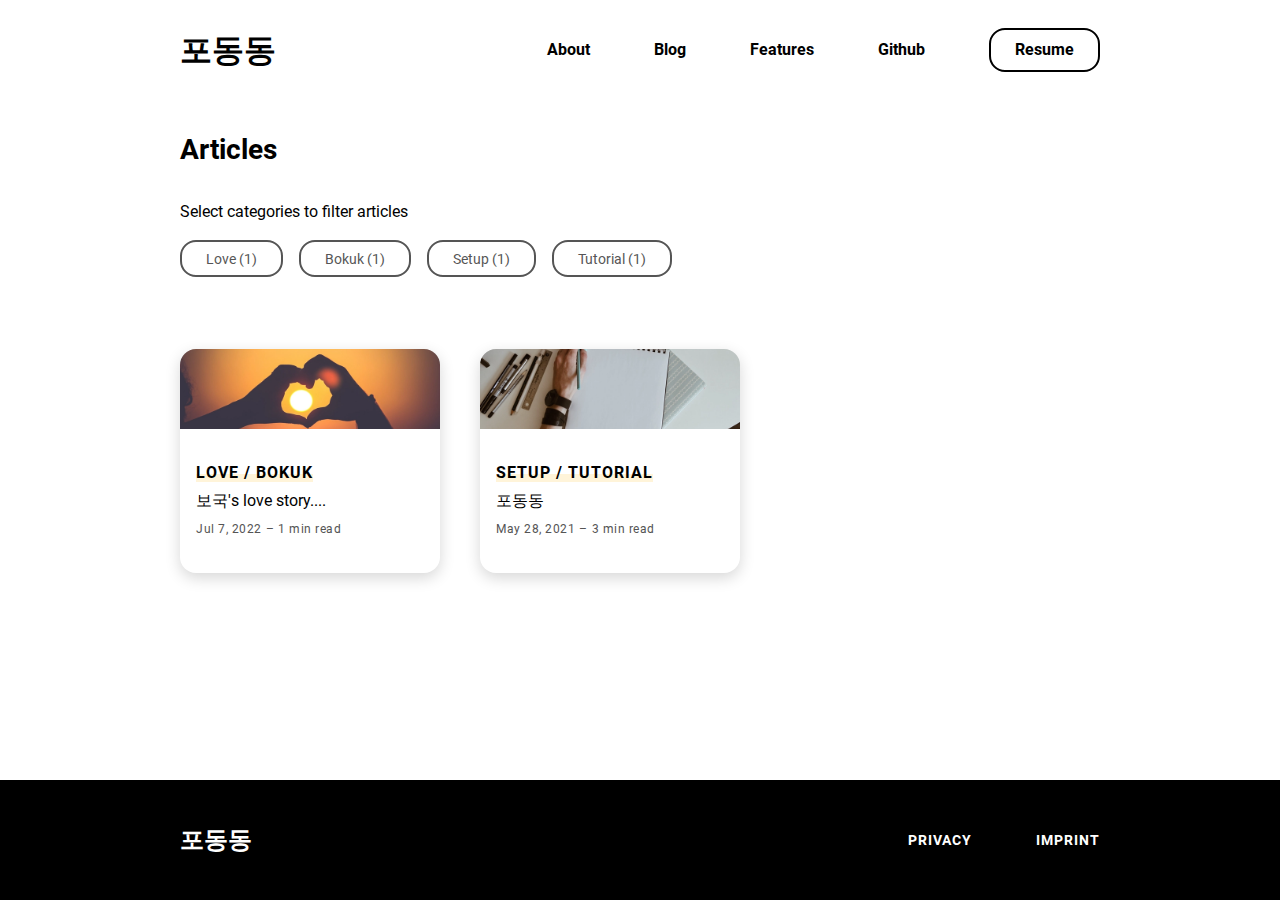
<file: blog/index.html>
<!DOCTYPE html><html lang="en"><head><meta charSet="utf-8"/><meta http-equiv="x-ua-compatible" content="ie=edge"/><meta name="viewport" content="width=device-width, initial-scale=1, shrink-to-fit=no"/><meta name="theme-color" content="#000000"/><meta data-react-helmet="true" property="twitter:description" content="A Gatsby Starter Project to easily get started with Portfolio Minimal theme."/><meta data-react-helmet="true" property="twitter:title" content="All Articles"/><meta data-react-helmet="true" property="twitter:creator" content="Konstantin Münster"/><meta data-react-helmet="true" property="twitter:card" content="summary"/><meta data-react-helmet="true" property="og:type" content="website"/><meta data-react-helmet="true" property="og:description" content="A Gatsby Starter Project to easily get started with Portfolio Minimal theme."/><meta data-react-helmet="true" property="og:url" content="https://gatsby-starter-portfolio-minimal-theme.netlify.app//blog"/><meta data-react-helmet="true" property="og:site_name" content="All Articles"/><meta data-react-helmet="true" property="og:title" content="All Articles"/><meta data-react-helmet="true" name="description" content="A Gatsby Starter Project to easily get started with Portfolio Minimal theme."/><meta name="generator" content="Gatsby 4.18.0"/><style data-href="/styles.cb52ae2df025f7487b79.css" data-identity="gatsby-global-css">@import url(https://fonts.googleapis.com/css2?family=Fira+Code:wght@400;700&display=swap);@font-face{font-display:swap;font-family:Roboto;font-style:normal;font-weight:400;src:url(/static/roboto-cyrillic-ext-400-normal-804378952da8a10faae2681afaef3d53.woff2) format("woff2"),url(/static/roboto-all-400-normal-c5d001fa922fa66a147f5f3aea5ef30e.woff) format("woff");unicode-range:u+0460-052f,u+1c80-1c88,u+20b4,u+2de0-2dff,u+a640-a69f,u+fe2e-fe2f}@font-face{font-display:swap;font-family:Roboto;font-style:normal;font-weight:400;src:url([data-uri]) format("woff2"),url(/static/roboto-all-400-normal-c5d001fa922fa66a147f5f3aea5ef30e.woff) format("woff");unicode-range:u+0400-045f,u+0490-0491,u+04b0-04b1,u+2116}@font-face{font-display:swap;font-family:Roboto;font-style:normal;font-weight:400;src:url([data-uri]) format("woff2"),url(/static/roboto-all-400-normal-c5d001fa922fa66a147f5f3aea5ef30e.woff) format("woff");unicode-range:u+1f??}@font-face{font-display:swap;font-family:Roboto;font-style:normal;font-weight:400;src:url([data-uri]) format("woff2"),url(/static/roboto-all-400-normal-c5d001fa922fa66a147f5f3aea5ef30e.woff) format("woff");unicode-range:u+0370-03ff}@font-face{font-display:swap;font-family:Roboto;font-style:normal;font-weight:400;src:url([data-uri]) format("woff2"),url(/static/roboto-all-400-normal-c5d001fa922fa66a147f5f3aea5ef30e.woff) format("woff");unicode-range:u+0102-0103,u+0110-0111,u+0128-0129,u+0168-0169,u+01a0-01a1,u+01af-01b0,u+1ea0-1ef9,u+20ab}@font-face{font-display:swap;font-family:Roboto;font-style:normal;font-weight:400;src:url(/static/roboto-latin-ext-400-normal-861b791f9de857a6e7bcf77612740c18.woff2) format("woff2"),url(/static/roboto-all-400-normal-c5d001fa922fa66a147f5f3aea5ef30e.woff) format("woff");unicode-range:u+0100-024f,u+0259,u+1e??,u+2020,u+20a0-20ab,u+20ad-20cf,u+2113,u+2c60-2c7f,u+a720-a7ff}@font-face{font-display:swap;font-family:Roboto;font-style:normal;font-weight:400;src:url(/static/roboto-latin-400-normal-b009a76ad6afe4ebd301e36f847a29be.woff2) format("woff2"),url(/static/roboto-all-400-normal-c5d001fa922fa66a147f5f3aea5ef30e.woff) format("woff");unicode-range:u+00??,u+0131,u+0152-0153,u+02bb-02bc,u+02c6,u+02da,u+02dc,u+2000-206f,u+2074,u+20ac,u+2122,u+2191,u+2193,u+2212,u+2215,u+feff,u+fffd}@font-face{font-display:swap;font-family:Roboto;font-style:normal;font-weight:700;src:url(/static/roboto-cyrillic-ext-700-normal-be4d02458ce53887dc3729735f37b7ae.woff2) format("woff2"),url(/static/roboto-all-700-normal-a457fde362a540fcadff80329251b6ae.woff) format("woff");unicode-range:u+0460-052f,u+1c80-1c88,u+20b4,u+2de0-2dff,u+a640-a69f,u+fe2e-fe2f}@font-face{font-display:swap;font-family:Roboto;font-style:normal;font-weight:700;src:url([data-uri]) format("woff2"),url(/static/roboto-all-700-normal-a457fde362a540fcadff80329251b6ae.woff) format("woff");unicode-range:u+0400-045f,u+0490-0491,u+04b0-04b1,u+2116}@font-face{font-display:swap;font-family:Roboto;font-style:normal;font-weight:700;src:url([data-uri]) format("woff2"),url(/static/roboto-all-700-normal-a457fde362a540fcadff80329251b6ae.woff) format("woff");unicode-range:u+1f??}@font-face{font-display:swap;font-family:Roboto;font-style:normal;font-weight:700;src:url([data-uri]) format("woff2"),url(/static/roboto-all-700-normal-a457fde362a540fcadff80329251b6ae.woff) format("woff");unicode-range:u+0370-03ff}@font-face{font-display:swap;font-family:Roboto;font-style:normal;font-weight:700;src:url([data-uri]) format("woff2"),url(/static/roboto-all-700-normal-a457fde362a540fcadff80329251b6ae.woff) format("woff");unicode-range:u+0102-0103,u+0110-0111,u+0128-0129,u+0168-0169,u+01a0-01a1,u+01af-01b0,u+1ea0-1ef9,u+20ab}@font-face{font-display:swap;font-family:Roboto;font-style:normal;font-weight:700;src:url(/static/roboto-latin-ext-700-normal-ed67ad54b1a8f5d211503d1685cd9249.woff2) format("woff2"),url(/static/roboto-all-700-normal-a457fde362a540fcadff80329251b6ae.woff) format("woff");unicode-range:u+0100-024f,u+0259,u+1e??,u+2020,u+20a0-20ab,u+20ad-20cf,u+2113,u+2c60-2c7f,u+a720-a7ff}@font-face{font-display:swap;font-family:Roboto;font-style:normal;font-weight:700;src:url(/static/roboto-latin-700-normal-227c93190fe7f82de3f802ce0b614d3b.woff2) format("woff2"),url(/static/roboto-all-700-normal-a457fde362a540fcadff80329251b6ae.woff) format("woff");unicode-range:u+00??,u+0131,u+0152-0153,u+02bb-02bc,u+02c6,u+02da,u+02dc,u+2000-206f,u+2074,u+20ac,u+2122,u+2191,u+2193,u+2212,u+2215,u+feff,u+fffd}

/*! normalize.css v8.0.1 | MIT License | github.com/necolas/normalize.css */html{-webkit-text-size-adjust:100%;line-height:1.15}body{margin:0}main{display:block}h1{font-size:2em;margin:.67em 0}hr{box-sizing:content-box;height:0;overflow:visible}pre{font-family:monospace,monospace;font-size:1em}a{background-color:transparent}abbr[title]{border-bottom:none;text-decoration:underline;text-decoration:underline dotted}b,strong{font-weight:bolder}code,kbd,samp{font-family:monospace,monospace;font-size:1em}small{font-size:80%}sub,sup{font-size:75%;line-height:0;position:relative;vertical-align:baseline}sub{bottom:-.25em}sup{top:-.5em}img{border-style:none}button,input,optgroup,select,textarea{font-family:inherit;font-size:100%;line-height:1.15;margin:0}button,input{overflow:visible}button,select{text-transform:none}[type=button],[type=reset],[type=submit],button{-webkit-appearance:button}[type=button]::-moz-focus-inner,[type=reset]::-moz-focus-inner,[type=submit]::-moz-focus-inner,button::-moz-focus-inner{border-style:none;padding:0}[type=button]:-moz-focusring,[type=reset]:-moz-focusring,[type=submit]:-moz-focusring,button:-moz-focusring{outline:1px dotted ButtonText}fieldset{padding:.35em .75em .625em}legend{box-sizing:border-box;color:inherit;display:table;max-width:100%;padding:0;white-space:normal}progress{vertical-align:baseline}textarea{overflow:auto}[type=checkbox],[type=radio]{box-sizing:border-box;padding:0}[type=number]::-webkit-inner-spin-button,[type=number]::-webkit-outer-spin-button{height:auto}[type=search]{-webkit-appearance:textfield;outline-offset:-2px}[type=search]::-webkit-search-decoration{-webkit-appearance:none}::-webkit-file-upload-button{-webkit-appearance:button;font:inherit}details{display:block}summary{display:list-item}[hidden],template{display:none}:root{--breakpoint-xs:480px;--breakpoint-sm:768px;--breakpoint-md:992px;--breakpoint-lg:1200px;--border-radius:1rem;--page-width:62.5rem;--page-padding:0 2.5rem;--header-height:6.25rem;--footer-height:7.5rem}*{box-sizing:border-box}html{scroll-behavior:smooth}body,html{height:100%;width:100%}body{text-rendering:optimizeLegibility;background-color:var(--background-color);color:var(--text-color);font-family:var(--base-font);font-size:1rem;font-weight:400;line-height:1.5rem}body.fixed{overflow:hidden;position:fixed}a{-webkit-text-decoration-skip:ink;color:var(--subtext-color);cursor:pointer;display:inline-block;text-decoration:none;text-decoration-skip-ink:auto}a:hover{outline:0}a:focus{outline-color:var(--subtext-color);outline-style:dotted;outline-width:2px}h1{color:var(--primary-color);font-size:1.75rem;font-weight:700;line-height:2rem;margin:1rem 0}h2{font-size:1.625rem}h2,h3{color:var(--primary-color);font-weight:700;line-height:2rem;margin:2rem 0 1rem}h3{font-size:1.375rem}h4{color:var(--primary-color);font-size:1.125rem;font-weight:700;line-height:2rem;margin:2rem 0 1rem}hr{border-width:.05rem;color:var(--tertiary-color);margin:3rem auto;opacity:.1}u{box-shadow:inset 0 -.5em 0 var(--secondary-color);text-decoration:none;transition:box-shadow .3s ease-out}u:hover{box-shadow:inset 0 -1em 0 var(--secondary-color)}#___gatsby,#gatsby-focus-wrapper{height:100%;width:100%}@media screen and (prefers-reduced-motion:reduce){html{scroll-behavior:auto}}body[data-theme=lightTheme]{--primary-color:#000;--secondary-color:#fff4d9;--tertiary-color:#f2f2f2;--text-color:#000;--subtext-color:#555;--background-color:#fff;--card-background-color:#fff;--scroll-bar-color:rgba(0,0,0,.5);--box-shadow-color:rgba(0,0,0,.16);--box-shadow-hover-color:rgba(0,0,0,.32);--base-font:"Roboto",Arial,sans-serif;--code-block-bg:#f5f6f9;--code-block-var:#da0078;--code-block-num:#bf04b7;--code-block-fun:#3d5afe;--code-block-keyword:#fe4001;--code-block-comment:#7f7f7f;--code-block-tkimp:#fd971f}body[data-theme=darkTheme]{--primary-color:#fafafa;--secondary-color:#341677;--tertiary-color:#252525;--text-color:hsla(0,0%,100%,.87);--subtext-color:#aaa;--background-color:#121212;--card-background-color:#1c1c1c;--scroll-bar-color:hsla(0,0%,100%,.5);--box-shadow-color:rgba(0,0,0,.16);--box-shadow-hover-color:rgba(0,0,0,.32);--base-font:"Roboto",Arial,sans-serif;--code-block-bg:#151f28;--code-block-var:#ff39a7;--code-block-num:#fed703;--code-block-fun:#c653ff;--code-block-keyword:#2bdcff;--code-block-comment:#8292a2;--code-block-tkimp:#fd971f}.style-module--Logo--xzURL{color:var(--primary-color);-webkit-filter:none!important;filter:none!important;font-size:1.75rem;font-weight:900;pointer-events:auto!important;position:relative;-webkit-user-select:auto!important;user-select:auto!important;z-index:13}@-webkit-keyframes fadeIn{0%{opacity:0}to{opacity:1}}@keyframes fadeIn{0%{opacity:0}to{opacity:1}}@-webkit-keyframes fadeOut{0%{opacity:1}to{opacity:0}}@keyframes fadeOut{0%{opacity:1}to{opacity:0}}@-webkit-keyframes fadeUp{0%{opacity:0;-webkit-transform:translateY(20px);transform:translateY(20px)}to{opacity:1;-webkit-transform:translateY(0);transform:translateY(0)}}@keyframes fadeUp{0%{opacity:0;-webkit-transform:translateY(20px);transform:translateY(20px)}to{opacity:1;-webkit-transform:translateY(0);transform:translateY(0)}}@-webkit-keyframes fadeDown{0%{opacity:0;-webkit-transform:translateY(-20px);transform:translateY(-20px)}to{opacity:1;-webkit-transform:translateY(0);transform:translateY(0)}}@keyframes fadeDown{0%{opacity:0;-webkit-transform:translateY(-20px);transform:translateY(-20px)}to{opacity:1;-webkit-transform:translateY(0);transform:translateY(0)}}@-webkit-keyframes fadeLeft{0%{opacity:0;-webkit-transform:translateX(20px);transform:translateX(20px)}to{opacity:1;-webkit-transform:translateX(0);transform:translateX(0)}}@keyframes fadeLeft{0%{opacity:0;-webkit-transform:translateX(20px);transform:translateX(20px)}to{opacity:1;-webkit-transform:translateX(0);transform:translateX(0)}}@-webkit-keyframes scaleIn{0%{opacity:0;-webkit-transform:scaleY(0);transform:scaleY(0)}to{opacity:1;-webkit-transform:scaleY(1);transform:scaleY(1)}}@keyframes scaleIn{0%{opacity:0;-webkit-transform:scaleY(0);transform:scaleY(0)}to{opacity:1;-webkit-transform:scaleY(1);transform:scaleY(1)}}@-webkit-keyframes reduceHeight{0%{height:100%}to{height:0}}@keyframes reduceHeight{0%{height:100%}to{height:0}}@-webkit-keyframes waving-hand{0%{-webkit-transform:rotate(0deg);transform:rotate(0deg)}10%{-webkit-transform:rotate(14deg);transform:rotate(14deg)}20%{-webkit-transform:rotate(-8deg);transform:rotate(-8deg)}30%{-webkit-transform:rotate(14deg);transform:rotate(14deg)}40%{-webkit-transform:rotate(-4deg);transform:rotate(-4deg)}50%{-webkit-transform:rotate(10deg);transform:rotate(10deg)}60%{-webkit-transform:rotate(0deg);transform:rotate(0deg)}to{-webkit-transform:rotate(0deg);transform:rotate(0deg)}}@keyframes waving-hand{0%{-webkit-transform:rotate(0deg);transform:rotate(0deg)}10%{-webkit-transform:rotate(14deg);transform:rotate(14deg)}20%{-webkit-transform:rotate(-8deg);transform:rotate(-8deg)}30%{-webkit-transform:rotate(14deg);transform:rotate(14deg)}40%{-webkit-transform:rotate(-4deg);transform:rotate(-4deg)}50%{-webkit-transform:rotate(10deg);transform:rotate(10deg)}60%{-webkit-transform:rotate(0deg);transform:rotate(0deg)}to{-webkit-transform:rotate(0deg);transform:rotate(0deg)}}.style-module--SplashScreen--vXOkg{align-items:center;background-color:var(--primary-color);display:flex;height:100%;justify-content:center;left:0;position:fixed;top:0;width:100%;z-index:900}.style-module--LogoWrapper--BA0Hc{align-items:center;display:flex;height:4rem;justify-content:center;position:relative;width:auto}.style-module--Backdrop--IqgMA{background-color:var(--primary-color);height:100%;left:0;position:absolute;top:0;width:100%;z-index:1000}.style-module--Footer--pX9BK{align-items:center;background:var(--primary-color);border-top:none;display:flex;flex-direction:row;height:auto;margin-top:2rem;min-height:var(--footer-height);width:100%}.style-module--ContentWrapper--6BjK8{align-items:center;display:flex;flex-direction:row;height:100%;justify-content:space-between;margin:0 auto;max-width:var(--page-width);padding:var(--page-padding);width:100%}.style-module--Links--Lg8lq{display:flex;flex-direction:row;justify-content:space-between;width:auto}.style-module--Links--Lg8lq a{color:var(--background-color);font-size:.875rem;font-weight:700;letter-spacing:1px;margin-right:2rem;text-transform:uppercase}.style-module--Links--Lg8lq a:last-child{margin-right:0}@media (min-width:768px){.style-module--Links--Lg8lq a{margin-right:4rem}}.style-module--Header--mZOzg{align-items:center;background:var(--background-color);display:flex;flex-direction:row;height:auto;min-height:var(--header-height);width:100%}.style-module--ContentWrapper --XYxH4{align-items:center;display:flex;height:100%;justify-content:space-between;margin:0 auto;max-width:var(--page-width);padding:var(--page-padding);width:100%}.style-module--Burger--GrdOa{background:transparent;border:none;cursor:pointer;display:flex;flex-direction:column;height:2rem;justify-content:space-around;padding:0;width:2rem;z-index:12}.style-module--Burger--GrdOa:focus{outline:none}.style-module--Burger--GrdOa div{background:var(--primary-color);border-radius:.625rem;height:.25rem;position:relative;-webkit-transform-origin:1px;transform-origin:1px;transition:all .3s ease-in-out;width:2rem}.style-module--Burger--GrdOa div:first-child{-webkit-transform:rotate(0);transform:rotate(0)}.style-module--Burger--GrdOa div:nth-child(2){opacity:1;-webkit-transform:translateX(0);transform:translateX(0)}.style-module--Burger--GrdOa div:nth-child(3){-webkit-transform:rotate(0);transform:rotate(0)}.style-module--TopNavigationBar--V0syT{align-items:center;background:var(--background-color);display:flex;justify-content:space-between;width:auto}.style-module--TopNavigationBar--V0syT a{color:var(--primary-color);font-size:1rem;font-weight:700;margin-right:4rem;padding:0;position:relative;text-align:center}.style-module--TopNavigationBar--V0syT a:last-child{margin-right:0}.style-module--TopNavigationBar--V0syT a.style-module--NavLink--lBAYL:before{background-color:var(--primary-color);bottom:-.125rem;content:"";height:.1563rem;position:absolute;transition:.2s ease-out;width:0}.style-module--TopNavigationBar--V0syT a.style-module--NavLink--lBAYL:hover:before{width:100%}.style-module--TopNavigationBar--V0syT a.style-module--CtaButton--z3hq0{background:var(--background-color);border:.125rem solid var(--primary-color);border-radius:var(--border-radius);height:auto;padding:.5rem 1.5rem;transition:20ms ease-out;width:auto}.style-module--TopNavigationBar--V0syT a.style-module--CtaButton--z3hq0:hover{background:var(--primary-color);color:var(--background-color)}.style-module--SideBarWrapper--5xUjZ{bottom:0;display:block;height:100vh;outline:0;position:fixed;right:0;top:0;-webkit-transform:translateX(100%);transform:translateX(100%);transition:all .3s ease-in-out;visibility:hidden;width:100%;z-index:10}.style-module--SideNavigationBar--V6e\+O{background:var(--background-color);display:flex;flex-direction:column;height:100vh;justify-content:center;margin-left:auto;padding:2rem;position:relative;right:0;text-align:left;width:55%}.style-module--SideNavigationBar--V6e\+O a{color:var(--primary-color);font-size:1.5rem;font-weight:700;padding:1.5rem 0;text-align:center}.style-module--SideNavigationBar--V6e\+O a.style-module--CtaButton--z3hq0{background:var(--background-color);border:.125rem solid var(--primary-color);border-radius:var(--border-radius);height:auto;margin:1.5rem auto;padding:1rem 1.5rem;width:auto}.style-module--SideBarBackdrop--\+0cBv{background:rgba(0,0,0,.3);display:none;height:100%;left:0;position:fixed;top:0;transition:all .3s ease-in-out;width:100%;z-index:9}.style-module--Blurred--8gPkd footer,.style-module--Blurred--8gPkd main{-webkit-filter:blur(5px);filter:blur(5px);overflow:hidden;pointer-events:none;transition:all .3s ease-out;-webkit-user-select:none;user-select:none}.CookieConsent{align-items:center;background:var(--primary-color);border-radius:var(--border-radius);color:var(--background-color);display:flex;flex-direction:column;justify-content:space-between;margin:0 auto;max-width:var(--page-width);padding:1rem 2rem;width:90%}.CookieConsent button{background-color:var(--primary-color);border:2px solid var(--background-color);border-radius:var(--border-radius);color:var(--background-color);font-size:.875rem;font-weight:700;height:3rem;margin:0 1rem 0 0;outline:none;padding:1rem;text-align:center;text-decoration:none;text-transform:uppercase;width:8rem}.CookieConsent button:active,.CookieConsent button:focus,.CookieConsent button:hover{cursor:pointer;outline:none}.CookieConsent button#confirm{background-color:var(--background-color);border:none;color:var(--primary-color);margin:0}@media (min-width:992px){.CookieConsent{flex-direction:row}}.style-module--CookieBar--kxAGJ{bottom:1rem;left:0;margin:0;position:fixed;width:100%;z-index:999}.style-module--Layout--s6yp3{display:grid;grid-template-columns:100%;grid-template-rows:auto 1fr auto;margin:0 auto;min-height:100%;width:100%}.style-module--Layout--s6yp3 main{margin-top:2rem}.style-module--Section--HYcY6{background:var(--background-color);height:auto;scroll-margin-top:60px;width:100%}.style-module--Section--HYcY6 .style-module--Heading--LAAvY{font-size:1.75rem;line-height:2.25rem;margin:0 0 2rem}.style-module--ContentWrapper --Nt3lH{height:100%;margin:0 auto 8rem;max-width:var(--page-width);padding:var(--page-padding);width:100%}.style-module--AuthorSnippet--fHN99{align-items:flex-start;display:flex;flex-direction:column;justify-content:space-between;max-width:660px;padding:0;width:100%}.style-module--AuthorSnippet--fHN99 .style-module--Avatar--HiziA{border-radius:50%;height:100px;width:100px}.style-module--AuthorSnippet--fHN99 .style-module--Description--G71wk{margin-top:1rem;width:100%}.style-module--AuthorSnippet--fHN99 .style-module--WrittenBy--GBoAA{color:var(--subtext-color);font-size:.875rem;letter-spacing:.5px}.style-module--AuthorSnippet--fHN99 .style-module--Bio--L9jdK{margin:.5rem 0}@media screen and (min-width:768px){.style-module--AuthorSnippet--fHN99{align-items:center;flex-direction:row;justify-content:space-between;padding:var(--page-padding)}.style-module--AuthorSnippet--fHN99 .style-module--Description--G71wk{max-width:27.5rem;width:100%}}.style-module--Breadcrumb--FUh7R{background-color:var(--subtext-color);border-radius:var(--border-radius);display:inline-block;font-size:12px;font-weight:400;margin-bottom:2rem;padding:0 .5rem}.style-module--Breadcrumb--FUh7R a{letter-spacing:1px}.style-module--Breadcrumb--FUh7R .style-module--BackArrow--92zoa,.style-module--Breadcrumb--FUh7R a{color:var(--background-color)}.style-module--Breadcrumb--FUh7R .style-module--BackArrow--92zoa{margin-right:.25rem}.style-module--Article--pFdyf{height:100%;margin:0 auto;max-width:740px;padding:var(--page-padding);width:100%}.style-module--Article--pFdyf .style-module--Banner--y9rID,.style-module--Article--pFdyf .style-module--Body--nax22,.style-module--Article--pFdyf .style-module--Footer--1Aj9z,.style-module--Article--pFdyf .style-module--Header--H6-D9{margin-bottom:3rem}.style-module--Article--pFdyf .style-module--Category--1CoYz{color:var(--subtext-color);display:block;font-size:.875rem;font-weight:700;letter-spacing:1px;text-transform:uppercase}.style-module--Article--pFdyf .style-module--Details--kmdiu{font-size:.875rem;letter-spacing:.5px}.style-module--Article--pFdyf .style-module--ReadingTime--RSBki{margin-left:.5rem}.style-module--Article--pFdyf .style-module--ReadingTime--RSBki:before{content:"–";margin-right:.5rem}.style-module--Article--pFdyf .style-module--BannerImage--ccjd3{border-radius:var(--border-radius);margin-bottom:0}.style-module--Article--pFdyf .style-module--BannerCaption--VRhK6{display:block;font-size:.875rem;letter-spacing:.5px;text-align:center}.style-module--Article--pFdyf .style-module--Body--nax22 .style-module--Content--pkA2h{font-size:1.125rem;line-height:2rem;margin-bottom:3rem}.style-module--Article--pFdyf .style-module--Body--nax22 .style-module--Keyword--miw0l{background-color:var(--tertiary-color);border-radius:.5rem;color:var(--subtext-color);font-size:.875rem;margin-right:.5rem;padding:.125rem .375rem}.style-module--Article--pFdyf .style-module--Footer--1Aj9z{border-top:3px solid var(--tertiary-color);padding-top:3rem}code[class*=language-],pre[class*=language-]{word-wrap:normal;background:none;color:var(--primary-color);font-family:Fira Code,Consolas,Monaco,Andale Mono,Ubuntu Mono,monospace;font-size:1rem;-webkit-hyphens:none;hyphens:none;line-height:1.5;-o-tab-size:4;tab-size:4;text-align:left;white-space:pre;word-break:normal;word-spacing:normal}pre[class*=language-]{border-radius:1.2em;margin:.5em 0;overflow:auto;padding:1em}:not(pre)>code[class*=language-],pre[class*=language-]{background:var(--code-block-bg)}:not(pre)>code[class*=language-]{border-radius:.4em;padding:.3em;white-space:normal}.token.cdata,.token.comment,.token.doctype,.token.prolog{color:var(--code-block-comment)}.token.punctuation{color:var(--primary-color)}.token.namespace{opacity:.7}.token.constant,.token.deleted,.token.property,.token.symbol,.token.tag{color:var(--code-block-var)}.token.boolean,.token.number{color:var(--code-block-num)}.token.attr-name,.token.builtin,.token.char,.token.inserted,.token.selector,.token.string{color:var(--code-block-fun)}.language-css .token.string,.style .token.string,.token.entity,.token.operator,.token.url,.token.variable{color:var(--primary-color)}.token.atrule,.token.attr-value,.token.class-name,.token.function{color:var(--code-block-fun)}.token.keyword{color:var(--code-block-keyword)}.token.important,.token.regex{color:var(--code-block-tkimp)}.token.bold,.token.important{font-weight:700}.token.italic{font-style:italic}.token.entity{cursor:help}.style-module--SlideContainer--YL8oD{-webkit-overflow-scrolling:touch;margin:0 -2.5rem;overflow-x:auto;overflow-y:hidden;padding:var(--page-padding);padding-bottom:.5rem;white-space:nowrap}.style-module--SlideContainer--YL8oD::-webkit-scrollbar{display:none}@media (hover:hover){.style-module--SlideContainer--YL8oD{scrollbar-color:var(--scroll-bar-color)}.style-module--SlideContainer--YL8oD::-webkit-scrollbar{-webkit-appearance:none;display:block}.style-module--SlideContainer--YL8oD::-webkit-scrollbar:horizontal{height:.8rem}.style-module--SlideContainer--YL8oD::-webkit-scrollbar-thumb{background-color:var(--scroll-bar-color);border:.2rem solid var(--background-color);border-radius:8px}.style-module--SlideContainer--YL8oD::-webkit-scrollbar-track{background-color:var(--background-color);border-radius:8px}}.style-module--Profile--yX-7v{background:var(--background-color);background:linear-gradient(to right,var(--primary-color) 50%,var(--background-color) 50%);background-position:100% 100%;background-size:205% 100%;border:.125rem solid var(--primary-color);border-radius:var(--border-radius);color:var(--primary-color);font-size:1rem;height:auto;margin-right:.5rem;padding:.3rem 1.25rem;transition:all .1s ease-out;width:auto}.style-module--Profile--yX-7v:hover{background-position:0 100%;color:var(--background-color)}.style-module--Profile--yX-7v svg{height:1rem;margin-bottom:-.05rem;margin-right:.25rem;width:1rem}.style-module--Profile--yX-7v:hover svg{-webkit-filter:invert(1);filter:invert(1)}@media (min-width:768px){.style-module--Profile--yX-7v{margin-right:1rem}}.style-module--HeroContainer--BhoBj{display:flex}.style-module--Hero--Evv0u{display:flex;flex-direction:column;justify-content:center;min-height:50vh}.style-module--Hero--Evv0u .style-module--Title--Twdkw{font-size:2rem;font-weight:700;line-height:2.375rem;margin:0 0 1.5rem}.style-module--Hero--Evv0u .style-module--Subtitle--qhIz8{font-size:1.25rem;font-weight:700;line-height:1.5rem;margin:-.5rem 0 0}.style-module--Hero--Evv0u p{font-size:1.125rem;margin-bottom:2rem}.style-module--Intro--agHzQ{align-items:center;display:flex;justify-content:flex-start}.style-module--ImagePrefix--bcT3l{color:var(--primary-color);display:inline-block;font-size:2rem;font-weight:700;line-height:3rem}.style-module--Image--jVafd{display:inline-block;height:36px;margin-left:1rem;-webkit-transform-origin:70% 70%;transform-origin:70% 70%;width:36px}@media (min-width:768px){.style-module--Hero--Evv0u .style-module--Title--Twdkw{font-size:2.625rem;line-height:4rem;margin-bottom:0}.style-module--Hero--Evv0u .style-module--Subtitle--qhIz8{font-size:2rem;line-height:3rem}.style-module--ImagePrefix--bcT3l{font-size:2.625rem;line-height:4rem}.style-module--Image--jVafd{height:48px;width:48px}}.style-module--heroImageCont--IOf1O{flex:25% 1;margin-bottom:auto;margin-top:auto;padding:0 3rem 3rem 0;width:100%}.style-module--heroImageCont--IOf1O .style-module--heroImage--njYd\+{border-radius:50%;width:100%}@media (max-width:768px){.style-module--HeroContainer--BhoBj{flex-direction:column;margin-bottom:50px}.style-module--Hero--Evv0u{display:block}}.style-module--Card--xmHd-{background:var(--card-color);border-radius:var(--border-radius);box-shadow:0 5px 15px var(--box-shadow-color);display:inline-flex;flex-direction:column;height:auto;justify-content:space-around;margin:1rem 2.5rem 2rem 0;min-height:12rem;transition:box-shadow .3s ease-out;white-space:normal;width:16.25rem}.style-module--Card--xmHd-:hover{box-shadow:0 5px 15px var(--box-shadow-hover-color)}.style-module--Card--xmHd- .style-module--Banner--1AHea{background:var(--tertiary-color);border-top-left-radius:var(--border-radius);border-top-right-radius:var(--border-radius);height:5rem}.style-module--Card--xmHd- .style-module--ImageWrapper--UDAGh{height:100%;max-height:5rem}.style-module--Card--xmHd- .style-module--Image--Q-EOT{border-top-left-radius:var(--border-radius);border-top-right-radius:var(--border-radius)}.style-module--Card--xmHd- .style-module--DescriptionWrapper--X4Z6Q{display:flex;flex-direction:column;height:auto;justify-content:center;padding:2rem 1rem}.style-module--Card--xmHd- .style-module--Category--7rkhy{color:var(--primary-color);font-weight:700;letter-spacing:1px;text-transform:uppercase}.style-module--Card--xmHd- .style-module--Title--3nDZX{font-size:1rem;font-weight:400;line-height:1.5rem;margin:.25rem 0}.style-module--Card--xmHd- .style-module--Details--W6Sx5{color:var(--subtext-color);font-size:.75rem;letter-spacing:.5px}.style-module--Card--xmHd- .style-module--ReadingTime--oDks7{margin-left:.25rem}.style-module--Card--xmHd- .style-module--ReadingTime--oDks7:before{content:"–";margin-right:.25rem}.style-module--Articles--RF2oE{align-items:center;display:flex;flex-direction:row;justify-content:flex-start}.style-module--About--D2YAT{display:flex;flex-direction:column;justify-content:space-between}.style-module--About--D2YAT .style-module--Description--LgGZH{margin-bottom:3rem;max-width:31.25rem;width:100%}.style-module--About--D2YAT .style-module--ImageWrapper--pBujx{max-width:18rem;width:100%}.style-module--About--D2YAT .style-module--Image--V-O8y{border-radius:var(--border-radius);box-shadow:0 0 2.5rem rgba(0,0,0,.16);-webkit-filter:grayscale(20%) contrast(1) brightness(90%);filter:grayscale(20%) contrast(1) brightness(90%)}@media (min-width:768px){.style-module--About--D2YAT{flex-direction:row;justify-content:space-between}.style-module--About--D2YAT .style-module--Description--LgGZH{margin-bottom:0;margin-right:3rem}.style-module--About--D2YAT .style-module--ImageWrapper--pBujx{margin-top:-2rem}}.style-module--Button--grH1j{background-color:var(--primary-color);border:none;border-radius:var(--border-radius);color:var(--background-color);display:inline-block;font-size:1rem;font-weight:700;height:100%;margin:0 auto;max-width:15.625rem;padding:.8rem 1.5rem;text-align:center;text-decoration:none;width:100%}.style-module--Button--grH1j:active,.style-module--Button--grH1j:hover{cursor:pointer;outline:none}.style-module--Button--grH1j:focus{outline-color:var(--subtext-color);outline-style:dotted;outline-width:2px}.style-module--Listing--UuymE{align-items:stretch;display:flex;flex-direction:row;flex-wrap:wrap;justify-content:flex-start}.style-module--Filter--MTd\+O{margin-bottom:3rem}.style-module--Filter--MTd\+O .style-module--Options--NRW7S{margin-top:1rem}.style-module--Filter--MTd\+O .style-module--Option--g7uSm{border:2px solid var(--subtext-color);border-radius:var(--border-radius);color:var(--subtext-color);cursor:pointer;display:inline-block;font-size:.875rem;font-weight:400;height:2.3125rem;line-height:2.2rem;margin-right:1rem;padding:0 1.5rem;width:auto}.style-module--Filter--MTd\+O .style-module--Option--g7uSm.style-module--Selected--8xZTc{border-color:var(--primary-color);color:var(--primary-color);font-weight:700}.style-module--LoadMore--i0wHR{margin-top:3rem;text-align:center}@media (hover:hover){.style-module--Filter--MTd\+O .style-module--Option--g7uSm:active,.style-module--Filter--MTd\+O .style-module--Option--g7uSm:hover{border-color:var(--primary-color);color:var(--primary-color);font-weight:700}}.style-module--Interests--PTs7f{-webkit-column-gap:1rem;column-gap:1rem;display:grid;grid-auto-flow:row;grid-template-columns:repeat(1,17.5rem);row-gap:1rem}.style-module--Interest--S-1PG{align-items:center;background:var(--card-background-color);border:.125rem solid var(--primary-color);border-radius:var(--border-radius);display:inline-flex;height:3rem;justify-content:flex-start;padding:1rem;width:17.5rem}.style-module--Interests--PTs7f button{max-width:17.5rem}.style-module--Interest--S-1PG .style-module--Icon--S2\+P5{margin-right:.5rem}@media (min-width:600px){.style-module--Interests--PTs7f{grid-template-columns:repeat(2,15.625rem)}.style-module--Interest--S-1PG{width:15.625rem}.style-module--Interests--PTs7f button{max-width:15.625rem}}@media (min-width:880px){.style-module--Interests--PTs7f{grid-template-columns:repeat(3,15.625rem)}}.style-module--Project--bSesc{align-items:center;display:flex;flex-direction:column-reverse;flex-shrink:0;justify-content:flex-end;margin-bottom:2rem;margin-top:3rem;max-width:20rem;padding-right:2.5rem;white-space:normal}.style-module--Project--bSesc .style-module--Details--8i8Oa{display:flex;flex-direction:column;margin-top:3rem;max-width:25rem;width:100%}.style-module--Project--bSesc .style-module--Details--8i8Oa .style-module--Category--8wNOB{font-size:.875rem;letter-spacing:1px;line-height:1rem;text-transform:uppercase}.style-module--Project--bSesc .style-module--Details--8i8Oa .style-module--Title--hQGtV{font-size:1.375rem;font-weight:700;line-height:1.625rem;margin-bottom:.625rem;margin-top:.625rem}.style-module--Project--bSesc .style-module--Details--8i8Oa .style-module--Tags--15NuW{display:flex;flex-wrap:wrap;line-height:1.2rem;margin-top:1.5rem}.style-module--Project--bSesc .style-module--Details--8i8Oa .style-module--Tags--15NuW span{margin-bottom:1rem;margin-right:1rem}.style-module--Project--bSesc .style-module--Details--8i8Oa .style-module--Links--dgKuy{align-items:center;display:flex;justify-content:flex-start;margin-top:1rem;width:100%}.style-module--Project--bSesc .style-module--Details--8i8Oa .style-module--Links--dgKuy a{display:inline-block;margin-right:2rem}.style-module--Project--bSesc .style-module--Details--8i8Oa .style-module--Links--dgKuy svg{height:1.3rem;transition:all .3s ease-out;width:1.3rem}.style-module--Project--bSesc .style-module--Details--8i8Oa .style-module--Links--dgKuy svg:hover{fill:var(--primary-color)}.style-module--Project--bSesc .style-module--ProjectImageWrapper--Zo9iV{border-radius:var(--border-radius);box-shadow:0 0 2.5rem var(--box-shadow-color);height:15rem;max-width:25rem;transition:all .3s ease-out;width:100%}.style-module--Project--bSesc .style-module--ProjectImageWrapper--Zo9iV:hover{box-shadow:0 0 2.5rem var(--box-shadow-hover-color);-webkit-transform:translate3d(0,-.125rem,0);transform:translate3d(0,-.125rem,0)}.style-module--Project--bSesc .style-module--ProjectImage--ju6ZI{border-radius:var(--border-radius)}@media (min-width:480px){.style-module--Project--bSesc{max-width:25rem;padding-right:5rem}}@media (min-width:992px){.style-module--Project--bSesc{flex-direction:row;flex-shrink:1;justify-content:space-between;margin-bottom:8rem;max-width:62.5rem;padding-right:0}.style-module--Project--bSesc .style-module--Details--8i8Oa{margin-top:0}.style-module--Project--bSesc .style-module--ProjectImageWrapper--Zo9iV{height:18.75rem}}.style-module--Projects--pBlNb{display:flex;flex-direction:row;margin-top:-2rem}.style-module--MoreProjects--BjdQw{margin-top:4rem;text-align:center}@media (min-width:992px){.style-module--Projects--pBlNb{flex-direction:column;margin-top:0}.style-module--MoreProjects--BjdQw{margin-top:0}}.style-module--Contact--HG\+De{max-width:45rem;width:100%}.style-module--Contact--HG\+De .style-module--Description--h66q4{margin-bottom:0;margin-top:0}.style-module--Contact--HG\+De .style-module--Profile--OwryU{display:flex;flex-direction:column;justify-content:flex-start;margin-bottom:2rem;margin-top:3rem}.style-module--Contact--HG\+De .style-module--Profile--OwryU .style-module--Avatar---aTHW{border-radius:50%;margin-bottom:2rem;margin-right:4rem;max-width:8.75rem;width:100%}.style-module--Contact--HG\+De .style-module--Profile--OwryU .style-module--ContactDetails--cNpIa{font-size:1.125rem;line-height:2rem}.style-module--Contact--HG\+De .style-module--Profile--OwryU .style-module--ContactDetails--cNpIa .style-module--Name--gkj6S{font-weight:700}@media (min-width:768px){.style-module--Contact--HG\+De .style-module--Profile--OwryU{align-items:center;flex-direction:row;margin-bottom:3rem}.style-module--Contact--HG\+De .style-module--Profile--OwryU .style-module--Avatar---aTHW{margin-bottom:0}}</style><title data-react-helmet="true">All Articles · Portfolio Minimal</title><style>.gatsby-image-wrapper{position:relative;overflow:hidden}.gatsby-image-wrapper picture.object-fit-polyfill{position:static!important}.gatsby-image-wrapper img{bottom:0;height:100%;left:0;margin:0;max-width:none;padding:0;position:absolute;right:0;top:0;width:100%;object-fit:cover}.gatsby-image-wrapper [data-main-image]{opacity:0;transform:translateZ(0);transition:opacity .25s linear;will-change:opacity}.gatsby-image-wrapper-constrained{display:inline-block;vertical-align:top}</style><noscript><style>.gatsby-image-wrapper noscript [data-main-image]{opacity:1!important}.gatsby-image-wrapper [data-placeholder-image]{opacity:0!important}</style></noscript><script type="module">const e="undefined"!=typeof HTMLImageElement&&"loading"in HTMLImageElement.prototype;e&&document.body.addEventListener("load",(function(e){const t=e.target;if(void 0===t.dataset.mainImage)return;if(void 0===t.dataset.gatsbyImageSsr)return;let a=null,n=t;for(;null===a&&n;)void 0!==n.parentNode.dataset.gatsbyImageWrapper&&(a=n.parentNode),n=n.parentNode;const o=a.querySelector("[data-placeholder-image]"),r=new Image;r.src=t.currentSrc,r.decode().catch((()=>{})).then((()=>{t.style.opacity=1,o&&(o.style.opacity=0,o.style.transition="opacity 500ms linear")}))}),!0);</script><link rel="sitemap" type="application/xml" href="/sitemap/sitemap-index.xml"/><link rel="icon" href="/favicon-32x32.png?v=d48eafceaf44a7dcd7ae15ab27bfe91b" type="image/png"/><link rel="manifest" href="/manifest.webmanifest" crossorigin="anonymous"/><link rel="apple-touch-icon" sizes="48x48" href="/icons/icon-48x48.png?v=d48eafceaf44a7dcd7ae15ab27bfe91b"/><link rel="apple-touch-icon" sizes="72x72" href="/icons/icon-72x72.png?v=d48eafceaf44a7dcd7ae15ab27bfe91b"/><link rel="apple-touch-icon" sizes="96x96" href="/icons/icon-96x96.png?v=d48eafceaf44a7dcd7ae15ab27bfe91b"/><link rel="apple-touch-icon" sizes="144x144" href="/icons/icon-144x144.png?v=d48eafceaf44a7dcd7ae15ab27bfe91b"/><link rel="apple-touch-icon" sizes="192x192" href="/icons/icon-192x192.png?v=d48eafceaf44a7dcd7ae15ab27bfe91b"/><link rel="apple-touch-icon" sizes="256x256" href="/icons/icon-256x256.png?v=d48eafceaf44a7dcd7ae15ab27bfe91b"/><link rel="apple-touch-icon" sizes="384x384" href="/icons/icon-384x384.png?v=d48eafceaf44a7dcd7ae15ab27bfe91b"/><link rel="apple-touch-icon" sizes="512x512" href="/icons/icon-512x512.png?v=d48eafceaf44a7dcd7ae15ab27bfe91b"/></head><body data-theme="lightTheme"><div id="___gatsby"><div style="outline:none" tabindex="-1" id="gatsby-focus-wrapper"><div class="style-module--Layout--s6yp3"><header class="style-module--Header--mZOzg"><div class="style-module--ContentWrapper --XYxH4" style="opacity:0"><a aria-label="home" href="/"><div class="style-module--Logo--xzURL" aria-roledescription="logo" style="font-size:2rem;color:var(--primary-color">포동동</div></a><div class="style-module--Burger--GrdOa"><div></div><div></div><div></div></div><div class="style-module--SideBarWrapper--5xUjZ" aria-hidden="true" tabindex="-1"><nav class="style-module--SideNavigationBar--V6e+O"><a class="style-module--NavLink--lBAYL" href="/#about">About</a><a aria-current="page" class="style-module--NavLink--lBAYL" href="/blog">Blog</a><a class="style-module--NavLink--lBAYL" href="/#features">Features</a><a class="style-module--NavLink--lBAYL" href="/#github">Github</a><a href="/resume.pdf" target="_blank" rel="noopener noreferrer" class="style-module--CtaButton--z3hq0">Resume</a></nav></div><div class="style-module--SideBarBackdrop--+0cBv"></div></div></header><main><section id="articleListing" class="style-module--Section--HYcY6"><div class="style-module--ContentWrapper --Nt3lH"><h3 class="style-module--Heading--LAAvY">Articles</h3><div class="style-module--Filter--MTd+O">Select categories to filter articles<div class="style-module--Options--NRW7S style-module--SlideContainer--YL8oD"><div role="button" class="style-module--Option--g7uSm ">Love<!-- --> (<!-- -->1<!-- -->)</div><div role="button" class="style-module--Option--g7uSm ">Bokuk<!-- --> (<!-- -->1<!-- -->)</div><div role="button" class="style-module--Option--g7uSm ">Setup<!-- --> (<!-- -->1<!-- -->)</div><div role="button" class="style-module--Option--g7uSm ">Tutorial<!-- --> (<!-- -->1<!-- -->)</div></div></div><div class="style-module--Listing--UuymE"><a title="보국&#x27;s love story...." href="/love-story-bk/real_love_bk/"><article class="style-module--Card--xmHd-"><div class="style-module--Banner--1AHea"><div data-gatsby-image-wrapper="" class="gatsby-image-wrapper gatsby-image-wrapper-constrained style-module--ImageWrapper--UDAGh"><div style="max-width:660px;display:block"><img alt="" role="presentation" aria-hidden="true" src="data:image/svg+xml;charset=utf-8,%3Csvg height=&#x27;400&#x27; width=&#x27;660&#x27; xmlns=&#x27;http://www.w3.org/2000/svg&#x27; version=&#x27;1.1&#x27;%3E%3C/svg%3E" style="max-width:100%;display:block;position:static"/></div><img aria-hidden="true" data-placeholder-image="" style="opacity:1;transition:opacity 500ms linear" decoding="async" src="data:image/svg+xml,%3csvg%20xmlns=&#x27;http://www.w3.org/2000/svg&#x27;%20width=&#x27;660&#x27;%20height=&#x27;400&#x27;%20viewBox=&#x27;0%200%20660%20400&#x27;%20preserveAspectRatio=&#x27;none&#x27;%3e%3cpath%20d=&#x27;M0%20200v200h661V0h-71a1031%201031%200%2000-72%202l3%202%202%201%201-1c1%200%202%201%201%202l3%204%202%203%201%203%203%203%202%201%201%202c-1%201-1%201%200%200l1%201v2l2%201%202%203v2l1%201%202%202%201%201%202%204%204%203c2%200%202%200%201%201-1%202-1%202%201%204s3%204%202%205c0%202%200%202%202%201%202%200%202%200%201%201v2l1%201%201%203c1%201%202%202%201%203l1%203c1%200%202%201%201%202l1%202%201%203a1148%201148%200%20012%207c2-1%202-1%202%202-1%202%200%203%201%204v2c-2%202-2%202%200%202l3%201-1%201v2c0%202%200%202%201%201s1%200%201%202c-1%202-1%203%201%203v2c-2%201-2%204-1%205%202%200%203%205%203%208l1%201v8c-1%201%200%202%201%204%202%202%202%202%200%203v3l1%201c2%200%202%202%200%203v11c-2%200%200%204%201%205l-1%202c-1%201-1%201%201%201v1c-2%200-1%204%201%203v1c-2%202-2%203-1%205v5c0%203-1%204-2%204-2%200-2%200%200%201s2%202%201%203l-1%202-1%202v3l-1%201-1%204-1%2010-1%203-1%207-1%204v2c-1%201-2%202-3%201v10h-2l-1%201c1%202-2%209-3%209v5h-1l-1%201-1%201c-1%201-2%203-5%204l-2%204-2%203c-1-1-5%201-5%203%200%201%200%202-2%202l-2%201-1%201-3%201-2%201-1%202c-1%202-2%202-7%202l-2%201c1%200%200%202-2%203-2%202-3%204-2%205%200%202%200%202-2%201a201%20201%200%2001-24-39l-2-4c-2-1-3-3-3-5s-3-6-6-6c-2%200-5%202-5%204%200%203-3%201-10-7l-12-14c-11-11-18-20-29-34-10-16-10-16-24-22l-21-12c-26-17-29-18-40-12l-12%207c-10%206-19%2016-19%2021s-7%205-19-1l-11-4h-30c-4%201-22%2019-22%2022l-11%2010-46%2038a68%2068%200%2001-23%2017l-14%206-10%204-21%209%201-4c1-1%200-1-1-1-2%200-3-1-3-2l-2-2v-1l-1-2-2-2c-1-2-1-2-1%200h-1l-1-4c1-1-1-2-1-1-2%202-3%200-3-3%200-2-1-2-3-2l-1-2-1-2v-1l-2-1v-3c-2%200-2-2-2-5l-1-1-3-7v-2c-1-1-2-2-1-3l-1-3v-1l1-1-1-1-1-1v-4l1-4v-9l-1-9v-4l-1-5v-1l-1-1v-11a39%2039%200%20010-13l1-5%201-4c0-9%200-13%201-12s1%200%201-1c-1-2%200-3%201-4v-4l1-3v-3l1-2%201-6%201-3v-2l1-1h1l1-2v-3c-1-1-1-1%201-2%201-1%202-2%201-4%200-3%201-4%203-3l1-3%201-4%201-1%201-2%201-3c-1-1-1-1%201-1h1c-1-1%200-3%201-3%202-2%204-7%203-8l1-1c1%201%201%200%201-1l1-2%203-5%204-6%201-2%201-1%202-3%202-2%201-1%201-2%202-2c-1%200%205-7%206-6l1-1%205-7c11-9%2015-8-64-8H0v200m374-23c-2%201-2%202-1%203l1%203%204%208c2%202%2012%203%2013%200h1l1-3-1-3-2-2c0-3-4-6-9-7l-5-2-2%203m-23%2011l-6%202-3%203c-1%207-4%2015-7%2017-5%205-16%202-16-5%200-1-1-2-6-2l-7-3c-4-3-9-5-11-4l-4%201-8%201c-5%201-5%201-5%205l-6%2011c-4%204-6%208-6%2010l-5%2012c-6%2016-5%2030%205%2035%203%202%2023%207%2034%208%206%201%2019%206%2020%209%201%202%202%201%202-2%201-4%209-14%2013-17%207-5%2014-8%2024-10%2015-2%2019-5%2023-18l3-9c2-2%202-2-2-9l-3-9c0-2-2-4-7-7-3-3-8-11-8-13l-2-2-6-4-4-3-2%203m14%20103l-10%201-18%2013-7%204c-2%200-3%201-3%203%200%203-1%203-9-3-9-6-10-6-20-7a28899%2028899%200%2001-53-3%2053006%2053006%200%2001-64%204c-13%203-13%203-10%204%202%201%202%202%202%206%200%205%200%205%203%205%201%200%202%200%201%201v1c1-1%202%200%203%201h2l2%201%205%201%205%201%2020%203%2012%203a284%20284%200%200031%202%20543%20543%200%200036%204%201053%201053%200%2000137-7c1%201%207-1%207-2s1-1%201%201h1c0-2%203-4%203-2h1l3-2v3c-1%201%200%201%201%201%202%200%202%200%202-3a398%20398%200%2001-4-32l-8%201c-8%201-20%201-26-1l-16-2a672%20672%200%2001-30%200&#x27;%20fill=&#x27;%23d3d3d3&#x27;%20fill-rule=&#x27;evenodd&#x27;/%3e%3c/svg%3e" alt=""/><picture><source type="image/webp" data-srcset="/static/9e70f375f88442cc085a0f29192be90c/322ad/mayur-gala-2PODhmrvLik-unsplash.webp 165w,/static/9e70f375f88442cc085a0f29192be90c/de3b3/mayur-gala-2PODhmrvLik-unsplash.webp 330w,/static/9e70f375f88442cc085a0f29192be90c/2b2b5/mayur-gala-2PODhmrvLik-unsplash.webp 660w,/static/9e70f375f88442cc085a0f29192be90c/e36a7/mayur-gala-2PODhmrvLik-unsplash.webp 1320w" sizes="(min-width: 660px) 660px, 100vw"/><img data-gatsby-image-ssr="" class="style-module--Image--Q-EOT" data-main-image="" style="opacity:0" sizes="(min-width: 660px) 660px, 100vw" decoding="async" loading="lazy" data-src="/static/9e70f375f88442cc085a0f29192be90c/91671/mayur-gala-2PODhmrvLik-unsplash.jpg" data-srcset="/static/9e70f375f88442cc085a0f29192be90c/7e3b4/mayur-gala-2PODhmrvLik-unsplash.jpg 165w,/static/9e70f375f88442cc085a0f29192be90c/47f88/mayur-gala-2PODhmrvLik-unsplash.jpg 330w,/static/9e70f375f88442cc085a0f29192be90c/91671/mayur-gala-2PODhmrvLik-unsplash.jpg 660w,/static/9e70f375f88442cc085a0f29192be90c/5aaff/mayur-gala-2PODhmrvLik-unsplash.jpg 1320w" alt="First Markdown Post"/></picture><noscript><picture><source type="image/webp" srcSet="/static/9e70f375f88442cc085a0f29192be90c/322ad/mayur-gala-2PODhmrvLik-unsplash.webp 165w,/static/9e70f375f88442cc085a0f29192be90c/de3b3/mayur-gala-2PODhmrvLik-unsplash.webp 330w,/static/9e70f375f88442cc085a0f29192be90c/2b2b5/mayur-gala-2PODhmrvLik-unsplash.webp 660w,/static/9e70f375f88442cc085a0f29192be90c/e36a7/mayur-gala-2PODhmrvLik-unsplash.webp 1320w" sizes="(min-width: 660px) 660px, 100vw"/><img data-gatsby-image-ssr="" class="style-module--Image--Q-EOT" data-main-image="" style="opacity:0" sizes="(min-width: 660px) 660px, 100vw" decoding="async" loading="lazy" src="/static/9e70f375f88442cc085a0f29192be90c/91671/mayur-gala-2PODhmrvLik-unsplash.jpg" srcSet="/static/9e70f375f88442cc085a0f29192be90c/7e3b4/mayur-gala-2PODhmrvLik-unsplash.jpg 165w,/static/9e70f375f88442cc085a0f29192be90c/47f88/mayur-gala-2PODhmrvLik-unsplash.jpg 330w,/static/9e70f375f88442cc085a0f29192be90c/91671/mayur-gala-2PODhmrvLik-unsplash.jpg 660w,/static/9e70f375f88442cc085a0f29192be90c/5aaff/mayur-gala-2PODhmrvLik-unsplash.jpg 1320w" alt="First Markdown Post"/></picture></noscript><script type="module">const t="undefined"!=typeof HTMLImageElement&&"loading"in HTMLImageElement.prototype;if(t){const t=document.querySelectorAll("img[data-main-image]");for(let e of t){e.dataset.src&&(e.setAttribute("src",e.dataset.src),e.removeAttribute("data-src")),e.dataset.srcset&&(e.setAttribute("srcset",e.dataset.srcset),e.removeAttribute("data-srcset"));const t=e.parentNode.querySelectorAll("source[data-srcset]");for(let e of t)e.setAttribute("srcset",e.dataset.srcset),e.removeAttribute("data-srcset");e.complete&&(e.style.opacity=1,e.parentNode.parentNode.querySelector("[data-placeholder-image]").style.opacity=0)}}</script></div></div><div class="style-module--DescriptionWrapper--X4Z6Q"><span class="style-module--Category--7rkhy"><u>Love / Bokuk</u></span><h4 class="style-module--Title--3nDZX">보국&#x27;s love story....</h4><div class="style-module--Details--W6Sx5">Jul 7, 2022<span class="style-module--ReadingTime--oDks7">1 min read</span></div></div></article></a><a title="포동동" href="/my-first-article/"><article class="style-module--Card--xmHd-"><div class="style-module--Banner--1AHea"><div data-gatsby-image-wrapper="" class="gatsby-image-wrapper gatsby-image-wrapper-constrained style-module--ImageWrapper--UDAGh"><div style="max-width:660px;display:block"><img alt="" role="presentation" aria-hidden="true" src="data:image/svg+xml;charset=utf-8,%3Csvg height=&#x27;400&#x27; width=&#x27;660&#x27; xmlns=&#x27;http://www.w3.org/2000/svg&#x27; version=&#x27;1.1&#x27;%3E%3C/svg%3E" style="max-width:100%;display:block;position:static"/></div><img aria-hidden="true" data-placeholder-image="" style="opacity:1;transition:opacity 500ms linear" decoding="async" src="data:image/svg+xml,%3csvg%20xmlns=&#x27;http://www.w3.org/2000/svg&#x27;%20width=&#x27;660&#x27;%20height=&#x27;400&#x27;%20viewBox=&#x27;0%200%20660%20400&#x27;%20preserveAspectRatio=&#x27;none&#x27;%3e%3cpath%20d=&#x27;M86%204A8642%208642%200%20018%2040l-8%204v15l16-8A90564%2090564%200%2001126%200H96L86%204m301-2v2c-1%201%200%2019%202%2025%200%204%204%208%209%2010a1002%201002%200%200198%208%20669%20669%200%200057%204%20653%20653%200%200064%204l3-1-3-1-19-2c-13-1-18-1-19-3h-20c-22-1-24-2-24-4h-2a134%20134%200%2001-44-3h-26c-16-1-17-2-17-4v-2l-2%202-2%202-15-1-12-2%206-1c2-2%201-2-7-2l-11-3-1-16%201-14h-8c-8%200-8%200-8%202m77%200l-5%203c-9%206-7%2022%204%2024l4-1%205-1c4-1%2010-6%2010-8h-1l-5%201c-2%200-3%200-1-1%2010-2%2014-11%208-17-2-3-18-3-19%200m26%205l1%207c1-1%201%200%201%201h1c1-2%201%202%201%2010v12h4l11%201c6%200%206%200-4-1l-10-1%201-15-1-14-1-2-1%202c-1%203-1%203-1-2%200-8-2-6-2%202m26-6c-2%201-5%202-6%204l-4%203c-6%200-10%208-8%2012l2%205%201%201%201%201c-1%201%201%202%208%203%208%200%2012-1%2015-4l2-3-4%201h-4l5-2c9-4%2011-12%203-18l-4-3h-7m15%200h4v38h-3c-2%201-2%201%201%201h3V29l1%206%201%206V30l1%204c0%206%201%207%2015%207%2012%201%209%200-8-2h-5V24c0-9%200-14-1-13l-1-6V0l-1%207-1%208V0h-5c-4%200-4%200-1%201m50%200c0%202-1%202-12%202h-7l3%201c-3%200-7%202-9%205l-6%202c-6%200-9%207-6%2015%204%207%204%207%2013%207%2010%200%2018-5%2010-6-3-1-3-1%201-1%208-1%2011-5%2010-12%200-3-6-9-8-9-2-1%200-1%204-1l6%201v15c0%2020%202%2020%202-1%200-10%200-15%201-14V2c-1-2-1-2-2-1m23%207v8l-5%203-6%203c-3%200-4%202-3%205%202%203%205%205%2011%205%202%200%203%200%203%202l2%201%201-1%204-2c6%200%2011-4%2011-10%200-4%200-4-5-4l-7-1c-3%200-3%200-3-6%200-7-1-11-2-11l-1%208M247%2023c0%205-2%2012-4%2012l-6%203a3655%203655%200%2001-14%209c-4%200-5%201-11%2010l-7%209a121%20121%200%2000-18%2026c-1%205-1%207-3%209l-1%203-1%203-2%204v2l-1%201v17l-1%206-1%207v4l-2%204a738%20738%200%2000-2%2010l-7%2014-1%202%201%201-1%201h-2v1c1%200%200%204-2%205l-1%205a74%2074%200%2001-4%2015l-1%204v3l-1%205c0%2010%200%2012-1%2011v1l-1%203-1%206v5c-1%200-3%206-2%207v1c-2%200-2%201-2%203v3l-1%206c1%204%200%206-1%207l-2%207-1%204v2l-2%201v3l-1%204-1%201v1c-1%201-2%202-1%203l-1%203v2c0%202-2%207-3%206v1l-1%202c-1-1-1%200-1%201l-2%206-1%204-5%2011-1%202-1%204v1c1%200-2%209-5%2012-2%202-3%203-3%209l-1%203c-1-1-2%202-2%208%200%203-1%205-2%205v2l-1%201-1%201-1%202v3l-2%205-1%204c-2%201-2%203-1%204l18%201h17l1-4%204-5%202-5%202-4v-1c0-2%202-6%203-5l1-1a190%20190%200%200014-39v-8c0-4%200-5%202-5%202-1%202-1%201-2v-3c1-3%203-9%205-10l1-5%201-4%201-3a645%20645%200%20017-25c5-3%2028-1%2028%202a489%20489%200%2000-7%2064l4%202%201%203c0%202%201%203%204%203l28%203a34203%2034203%200%2000209%2032c2%200%204-2%204-4s0-2-2-1c-3%202%202%202-56-6l-87-14c-103-15-99-14-99-18l-1-1c-3%200-3-2-2-7a2856%202856%200%200020-100c-1%200%202-9%206-17%203-5%203-5-8-11-8-4-10-5-11-9v-3l-2-2c-2-1-2-1-1-2l2-3v-1l3-2%204-5%203-6c0-3%202-5%206-5%203%201%204-1%205-6%201-3%2012-15%2013-15l1%2016%201%2017%203-1%202-1v-19a1690%201690%200%2001-2-69V75l-2%204c-2%204-3%2012-4%2031%200%2017-1%2021-6%2027-9%2010-18%208-14-3%202-7%203-11%202-14V97l1-4%203-1c2%200%203-1%204-5l1-7%203-11%205-12%204-5%2010-5c6-4%2011-6%2014-6%202%200%202%201%202%206l-2%206c-2%201%200%204%202%204%203%200%204-2%204-7%200-2%201-2%203-2%203%200%203%200%203%204%200%206%200%207%203%207s4-4%202-6c-2-1%200-3%204-3h4v5c0%205%201%206%205%206l1-4-1-5h9v5c0%205%200%206%202%206s2-1%202-5v-4h5c4%200%204%200%203%206-1%204-1%204%202%204%203%201%204%200%204-4-1-4%200-5%205-4%203%200%203%200%202%208-1%201%200%202%202%203%203%200%204%200%204-5%200-4%200-4%203-4%205%200%205%201%204%206-1%204%200%205%203%205%202%200%203-3%203-6-1-3%200-3%204-3%203%200%203%200%202%205%200%205%200%205%202%206h4v-5l-1-3c0-2%200-2%204-2%206%201%206%201%205%206s-1%205%202%206c3%200%204%200%203-7%200-3%201-4%206-2%202%200%202%201%202%205-1%205-1%205%202%205%203%201%204%201%203-5%200-4%201-5%206-3%202%200%202%201%201%205%200%205%200%205%202%205%204%201%205%201%204-5%200-4%201-5%206-3%201%200%202%201%201%205%200%204%200%205%203%205%203%201%203%201%203-2v-8l4%201c3%201%203%201%203%206l1%205%203%201c1%200%202-1%202-3V66l-1-9h-2c0-2-3%204-3%207%200%201-1%202-3%202l-3%201v-6c0-4%200-6-1-5l-1-1c0-3-2%200-3%205l-2%204c0-1-1-1-3%201l-3%201v-7c1-5%200-6-1-6h-1c0-3-2%201-3%205%200%203-1%204-3%204l-2%201-2%201-1-7c0-6%200-8-1-5h-1c0-3-2-1-3%203%200%203-1%204-2%205-3%200-5%201-5%202l-1-6c1-6%200-9-1-5h-1c0-3-2-2-2%201%200%204-1%205-3%206h-5c-2%201-2%200-2-5%200-6-2-8-2-3l-1%204v-4c0-5-2-4-2%201l-1%204h-3c-2%201-2%201-2-4%200-3%200-5-1-4l-1-1c0-3-2-1-3%203%200%203-1%204-3%204-5%201-5%201-5-4%200-6%200-7-1-5h-1c0-3-2-1-2%203-1%204-3%205-6%205-2%201-2%200-2-5s0-6-2-6-3%201-3%205l-2%204c-6%201-6%201-6-5%200-5%200-6-2-6s-3%201-3%204c-2%207-2%207-6%206h-1l-1-5c0-5%200-6-2-7-3-1-4%200-5%206%200%203-1%204-3%204s-2-1-2-6c0-9-6-9-8%200-1%205-3%204-3-1%201-6-3-9-5-4l-3%203h-9c0-2-4-3-8-2l-4%202-1-4-2-8-1-5c-1-1-1%200-1%201m192%2037l-1%206-2%203-2-1c-3%201-2%203%203%203l4%201-1%204c-3%205-2%206%201%206%203%201%204-1%204-6%200-3%201-4%204-3%202%201%203%201%203%206%200%204%200%205%203%205s3%200%203-2l-1-3c-2-2%200-5%204-4%203%200%203%200%204-4l1-3v13c-2%204-2%205%203%205%201%200%202%200%202-7%202-12%201-16-4-17-4%200-4%200-6%207-1%203-3%202-3-1v-4l-1-2c0-1-1-2-3-2-2-1-4%202-4%206%200%206-4%207-4%201l-1-6c-1-3-5-4-6-1m-184%201l-3%202v18c2%2040%202%2044%204%2042%202-3%206-17%206-22v-6l1-3c2-1%202-2%201-3v-2c2%200%201-3-1-5-1-1%200-4%201-4v-1h-1c-2%200-1-5%200-8l3-3h-8v-3c1-5%200-5-3-2m-99%2015l-3%204-3%204-3%205-3%201-1%201-2%202c-3%201-6%207-10%2016a98%2098%200%2001-6%2014c-2%205-7%209-6%205%201-3%200-3-6%203-8%207-9%207-19%2021a257%20257%200%2001-20%2024l-4%204c-2%200%200-4%207-14a14459%2014459%200%200052-71c0-3%200-3-9-8-3-2-20%2018-20%2024%200%204-1%205-7%203h-7c-3%201-3%201-3-2l7-12%206-9-3-2c-4-4-4-4-8%201a813%20813%200%2000-75%20108C0%20214%200%20213%200%20224l1%2010h1l4%204c7%203%2010%202%2018-10l11-15c6-8%208-12%209-16v-2c-1%201-7-2-7-3l4-7c4-5%205-6%207-5%202%200%202%200%203-3l3-3%201-2h-1c-3%201-2-2%202-7l4-4v2l-1%201c0%201%202%200%202-2l3-2-8%2013-3%205-4%209-4%207%206-3h4c2-2%205-3%206-1l-5%208-7%207c-8%2011-11%2014-17%2020-13%2014-16%2020-11%2023%204%203%205%202%2010-5%207-7%207-8%204-8-4%200-3-3%2013-22a22851%2022851%200%200038-44c1%202%200%203-2%202v1c1%202-7%2012-9%2011h-1l1%201-1%203a7270%207270%200%200144-47%20197%20197%200%2000-8%2017%20639%20639%200%2000-25%2057l-6%2017c-3%2012-2%2015%203%209%203-3%206-4%206-2l1-1%202-3v-1a3636%203636%200%200162-140c2%201%205-5%203-6l-2-1c-1%200%204-11%206-11%201-1%205%201%205%202l-6%2012c-1-1-3%205-3%206%201%201-2%209-4%2012l-3%206-6%2016a2278%202278%200%2000-37%2095l17%206%205-10a10530%2010530%200%200156-137c0-1-2-2-9-4l-10-5c-4-2-7-1-9%202m325%206l-3%2026a4742%204742%200%20003-26M0%20102l1%209%207%206%208%205%205-2c7-3%205-6-9-18L1%2094c-1-1-1%201-1%208m117%200v1l-2%203c-2%200-2%201-2%202l-9%2011-1%202c0%202-5%207-6%206l1%201v1c-2-1-37%2046-36%2048%202%202%203%201%2010-9a2640%202640%200%200148-66h-3m-35%2027l-9%2011c-3%205-5%208-4%209%200%203-2%206-4%205l-3%201c-1%201-2%204%200%203l2%201c1%202%204%200%204-3l3-4%206-8a433%20433%200%200112-19c-2-2-5-1-7%204m120%2093c-3%201-6%204-5%206l3%203c2%200%206%203%209%206l7%205%202-7%202-7c0-3-14-8-18-6m450%2042a12640%2012640%200%2001-164%2096l-15%209v4l3%2016%203%2011h181v-70l-1-70-7%204M442%20387l-16%209-7%204h33v-4l-1-4c-2-1-1-2%201-2%203%201%203-2%201-5l-1-2c2-2-4%200-10%204&#x27;%20fill=&#x27;%23d3d3d3&#x27;%20fill-rule=&#x27;evenodd&#x27;/%3e%3c/svg%3e" alt=""/><picture><source type="image/webp" data-srcset="/static/1d7b0d0d6e7b145f968f65bfc40a39b4/322ad/kelly-sikkema-Hl3LUdyKRic-unsplash.webp 165w,/static/1d7b0d0d6e7b145f968f65bfc40a39b4/de3b3/kelly-sikkema-Hl3LUdyKRic-unsplash.webp 330w,/static/1d7b0d0d6e7b145f968f65bfc40a39b4/2b2b5/kelly-sikkema-Hl3LUdyKRic-unsplash.webp 660w,/static/1d7b0d0d6e7b145f968f65bfc40a39b4/e36a7/kelly-sikkema-Hl3LUdyKRic-unsplash.webp 1320w" sizes="(min-width: 660px) 660px, 100vw"/><img data-gatsby-image-ssr="" class="style-module--Image--Q-EOT" data-main-image="" style="opacity:0" sizes="(min-width: 660px) 660px, 100vw" decoding="async" loading="lazy" data-src="/static/1d7b0d0d6e7b145f968f65bfc40a39b4/91671/kelly-sikkema-Hl3LUdyKRic-unsplash.jpg" data-srcset="/static/1d7b0d0d6e7b145f968f65bfc40a39b4/7e3b4/kelly-sikkema-Hl3LUdyKRic-unsplash.jpg 165w,/static/1d7b0d0d6e7b145f968f65bfc40a39b4/47f88/kelly-sikkema-Hl3LUdyKRic-unsplash.jpg 330w,/static/1d7b0d0d6e7b145f968f65bfc40a39b4/91671/kelly-sikkema-Hl3LUdyKRic-unsplash.jpg 660w,/static/1d7b0d0d6e7b145f968f65bfc40a39b4/5aaff/kelly-sikkema-Hl3LUdyKRic-unsplash.jpg 1320w" alt="First Markdown Post"/></picture><noscript><picture><source type="image/webp" srcSet="/static/1d7b0d0d6e7b145f968f65bfc40a39b4/322ad/kelly-sikkema-Hl3LUdyKRic-unsplash.webp 165w,/static/1d7b0d0d6e7b145f968f65bfc40a39b4/de3b3/kelly-sikkema-Hl3LUdyKRic-unsplash.webp 330w,/static/1d7b0d0d6e7b145f968f65bfc40a39b4/2b2b5/kelly-sikkema-Hl3LUdyKRic-unsplash.webp 660w,/static/1d7b0d0d6e7b145f968f65bfc40a39b4/e36a7/kelly-sikkema-Hl3LUdyKRic-unsplash.webp 1320w" sizes="(min-width: 660px) 660px, 100vw"/><img data-gatsby-image-ssr="" class="style-module--Image--Q-EOT" data-main-image="" style="opacity:0" sizes="(min-width: 660px) 660px, 100vw" decoding="async" loading="lazy" src="/static/1d7b0d0d6e7b145f968f65bfc40a39b4/91671/kelly-sikkema-Hl3LUdyKRic-unsplash.jpg" srcSet="/static/1d7b0d0d6e7b145f968f65bfc40a39b4/7e3b4/kelly-sikkema-Hl3LUdyKRic-unsplash.jpg 165w,/static/1d7b0d0d6e7b145f968f65bfc40a39b4/47f88/kelly-sikkema-Hl3LUdyKRic-unsplash.jpg 330w,/static/1d7b0d0d6e7b145f968f65bfc40a39b4/91671/kelly-sikkema-Hl3LUdyKRic-unsplash.jpg 660w,/static/1d7b0d0d6e7b145f968f65bfc40a39b4/5aaff/kelly-sikkema-Hl3LUdyKRic-unsplash.jpg 1320w" alt="First Markdown Post"/></picture></noscript><script type="module">const t="undefined"!=typeof HTMLImageElement&&"loading"in HTMLImageElement.prototype;if(t){const t=document.querySelectorAll("img[data-main-image]");for(let e of t){e.dataset.src&&(e.setAttribute("src",e.dataset.src),e.removeAttribute("data-src")),e.dataset.srcset&&(e.setAttribute("srcset",e.dataset.srcset),e.removeAttribute("data-srcset"));const t=e.parentNode.querySelectorAll("source[data-srcset]");for(let e of t)e.setAttribute("srcset",e.dataset.srcset),e.removeAttribute("data-srcset");e.complete&&(e.style.opacity=1,e.parentNode.parentNode.querySelector("[data-placeholder-image]").style.opacity=0)}}</script></div></div><div class="style-module--DescriptionWrapper--X4Z6Q"><span class="style-module--Category--7rkhy"><u>Setup / Tutorial</u></span><h4 class="style-module--Title--3nDZX">포동동</h4><div class="style-module--Details--W6Sx5">May 28, 2021<span class="style-module--ReadingTime--oDks7">3 min read</span></div></div></article></a></div></div></section></main><footer class="style-module--Footer--pX9BK" style="background:var(--primary-color)"><div class="style-module--ContentWrapper--6BjK8"><a aria-label="home" href="/"><div class="style-module--Logo--xzURL" aria-roledescription="logo" style="font-size:1.5rem;color:var(--background-color)">포동동</div></a><div class="style-module--Links--Lg8lq"><a aria-label="Privacy" style="color:var(--background-color)" href="/privacy">Privacy</a><a aria-label="Imprint" style="color:var(--background-color)" href="/imprint">Imprint</a></div></div></footer></div></div><div id="gatsby-announcer" style="position:absolute;top:0;width:1px;height:1px;padding:0;overflow:hidden;clip:rect(0, 0, 0, 0);white-space:nowrap;border:0" aria-live="assertive" aria-atomic="true"></div></div><script id="gatsby-script-loader">/*<![CDATA[*/window.pagePath="/blog";window.___webpackCompilationHash="796f50a41d5db165629f";/*]]>*/</script><script id="gatsby-chunk-mapping">/*<![CDATA[*/window.___chunkMapping={"polyfill":["/polyfill-a0ae96764244e16a357f.js"],"app":["/app-5065e94e381b84841042.js"],"component---cache-caches-gatsby-plugin-offline-app-shell-js":["/component---cache-caches-gatsby-plugin-offline-app-shell-js-342b8d1cd7261a1b5b72.js"],"component---node-modules-gatsby-theme-portfolio-minimal-src-pages-404-tsx":["/component---node-modules-gatsby-theme-portfolio-minimal-src-pages-404-tsx-9b0fe2b28e864e2702b8.js"],"component---node-modules-gatsby-theme-portfolio-minimal-src-templates-article-index-tsx":["/component---node-modules-gatsby-theme-portfolio-minimal-src-templates-article-index-tsx-f10cf0c3cd8036944639.js"],"component---node-modules-gatsby-theme-portfolio-minimal-src-templates-article-listing-index-tsx":["/component---node-modules-gatsby-theme-portfolio-minimal-src-templates-article-listing-index-tsx-4de01692dc9f78f7f4c9.js"],"component---src-pages-imprint-js":["/component---src-pages-imprint-js-d5ce5725b54d98d6d89c.js"],"component---src-pages-index-js":["/component---src-pages-index-js-9fd7a57c3bf72c9f1d83.js"],"component---src-pages-privacy-js":["/component---src-pages-privacy-js-4dab15658d31812c89c0.js"]};/*]]>*/</script><script src="/polyfill-a0ae96764244e16a357f.js" nomodule=""></script><script src="/app-5065e94e381b84841042.js" async=""></script><script src="/framework-cd44452038f65a62a1ec.js" async=""></script><script src="/webpack-runtime-742083382deb3914a681.js" async=""></script></body></html>
</file>
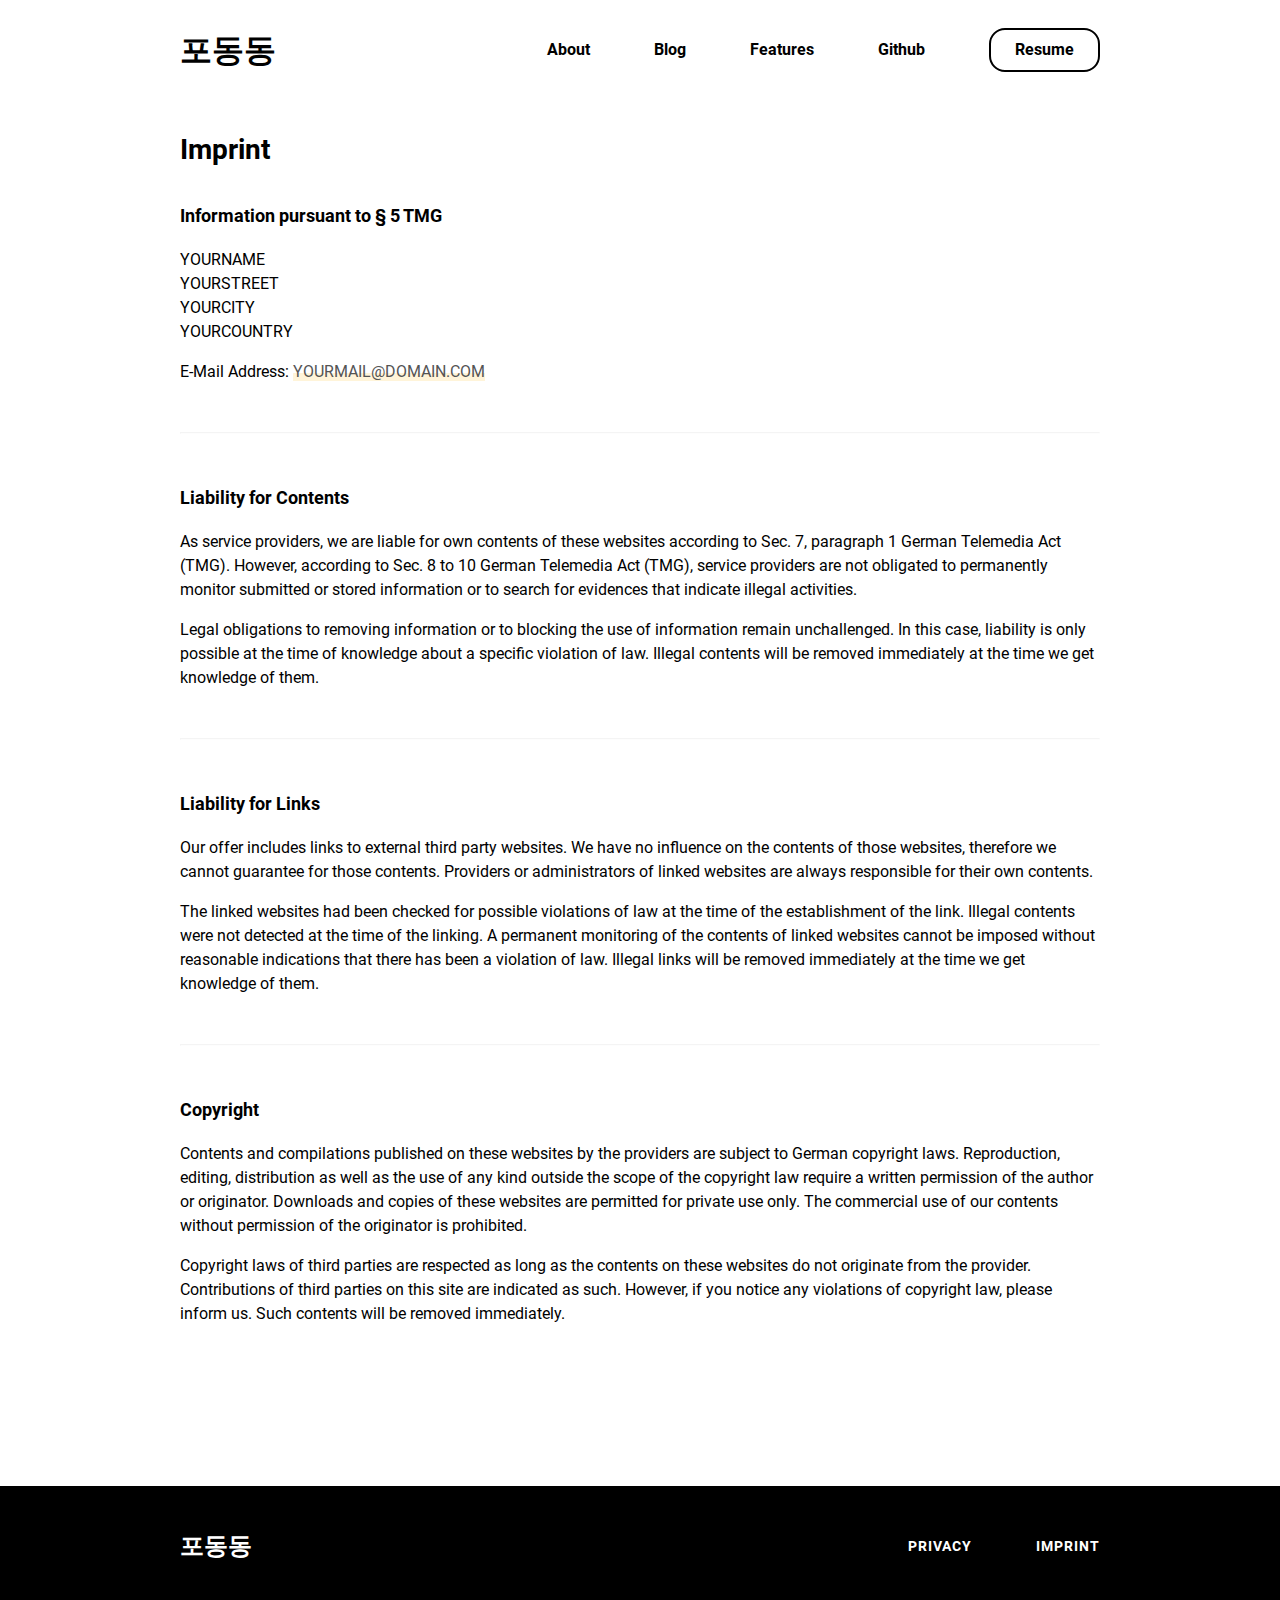
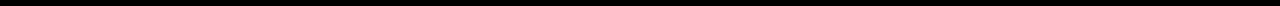
<file: imprint/index.html>
<!DOCTYPE html><html lang="en"><head><meta charSet="utf-8"/><meta http-equiv="x-ua-compatible" content="ie=edge"/><meta name="viewport" content="width=device-width, initial-scale=1, shrink-to-fit=no"/><meta name="theme-color" content="#000000"/><meta data-react-helmet="true" property="twitter:description" content="A Gatsby Starter Project to easily get started with Portfolio Minimal theme."/><meta data-react-helmet="true" property="twitter:title" content="Imprint"/><meta data-react-helmet="true" property="twitter:creator" content="Konstantin Münster"/><meta data-react-helmet="true" property="twitter:card" content="summary"/><meta data-react-helmet="true" property="og:type" content="website"/><meta data-react-helmet="true" property="og:description" content="A Gatsby Starter Project to easily get started with Portfolio Minimal theme."/><meta data-react-helmet="true" property="og:url" content="https://gatsby-starter-portfolio-minimal-theme.netlify.app//imprint/"/><meta data-react-helmet="true" property="og:site_name" content="Imprint"/><meta data-react-helmet="true" property="og:title" content="Imprint"/><meta data-react-helmet="true" name="description" content="A Gatsby Starter Project to easily get started with Portfolio Minimal theme."/><meta data-react-helmet="true" name="robots" content="noindex"/><meta name="generator" content="Gatsby 4.18.0"/><style data-href="/styles.cb52ae2df025f7487b79.css" data-identity="gatsby-global-css">@import url(https://fonts.googleapis.com/css2?family=Fira+Code:wght@400;700&display=swap);@font-face{font-display:swap;font-family:Roboto;font-style:normal;font-weight:400;src:url(/static/roboto-cyrillic-ext-400-normal-804378952da8a10faae2681afaef3d53.woff2) format("woff2"),url(/static/roboto-all-400-normal-c5d001fa922fa66a147f5f3aea5ef30e.woff) format("woff");unicode-range:u+0460-052f,u+1c80-1c88,u+20b4,u+2de0-2dff,u+a640-a69f,u+fe2e-fe2f}@font-face{font-display:swap;font-family:Roboto;font-style:normal;font-weight:400;src:url([data-uri]) format("woff2"),url(/static/roboto-all-400-normal-c5d001fa922fa66a147f5f3aea5ef30e.woff) format("woff");unicode-range:u+0400-045f,u+0490-0491,u+04b0-04b1,u+2116}@font-face{font-display:swap;font-family:Roboto;font-style:normal;font-weight:400;src:url([data-uri]) format("woff2"),url(/static/roboto-all-400-normal-c5d001fa922fa66a147f5f3aea5ef30e.woff) format("woff");unicode-range:u+1f??}@font-face{font-display:swap;font-family:Roboto;font-style:normal;font-weight:400;src:url([data-uri]) format("woff2"),url(/static/roboto-all-400-normal-c5d001fa922fa66a147f5f3aea5ef30e.woff) format("woff");unicode-range:u+0370-03ff}@font-face{font-display:swap;font-family:Roboto;font-style:normal;font-weight:400;src:url([data-uri]) format("woff2"),url(/static/roboto-all-400-normal-c5d001fa922fa66a147f5f3aea5ef30e.woff) format("woff");unicode-range:u+0102-0103,u+0110-0111,u+0128-0129,u+0168-0169,u+01a0-01a1,u+01af-01b0,u+1ea0-1ef9,u+20ab}@font-face{font-display:swap;font-family:Roboto;font-style:normal;font-weight:400;src:url(/static/roboto-latin-ext-400-normal-861b791f9de857a6e7bcf77612740c18.woff2) format("woff2"),url(/static/roboto-all-400-normal-c5d001fa922fa66a147f5f3aea5ef30e.woff) format("woff");unicode-range:u+0100-024f,u+0259,u+1e??,u+2020,u+20a0-20ab,u+20ad-20cf,u+2113,u+2c60-2c7f,u+a720-a7ff}@font-face{font-display:swap;font-family:Roboto;font-style:normal;font-weight:400;src:url(/static/roboto-latin-400-normal-b009a76ad6afe4ebd301e36f847a29be.woff2) format("woff2"),url(/static/roboto-all-400-normal-c5d001fa922fa66a147f5f3aea5ef30e.woff) format("woff");unicode-range:u+00??,u+0131,u+0152-0153,u+02bb-02bc,u+02c6,u+02da,u+02dc,u+2000-206f,u+2074,u+20ac,u+2122,u+2191,u+2193,u+2212,u+2215,u+feff,u+fffd}@font-face{font-display:swap;font-family:Roboto;font-style:normal;font-weight:700;src:url(/static/roboto-cyrillic-ext-700-normal-be4d02458ce53887dc3729735f37b7ae.woff2) format("woff2"),url(/static/roboto-all-700-normal-a457fde362a540fcadff80329251b6ae.woff) format("woff");unicode-range:u+0460-052f,u+1c80-1c88,u+20b4,u+2de0-2dff,u+a640-a69f,u+fe2e-fe2f}@font-face{font-display:swap;font-family:Roboto;font-style:normal;font-weight:700;src:url([data-uri]) format("woff2"),url(/static/roboto-all-700-normal-a457fde362a540fcadff80329251b6ae.woff) format("woff");unicode-range:u+0400-045f,u+0490-0491,u+04b0-04b1,u+2116}@font-face{font-display:swap;font-family:Roboto;font-style:normal;font-weight:700;src:url([data-uri]) format("woff2"),url(/static/roboto-all-700-normal-a457fde362a540fcadff80329251b6ae.woff) format("woff");unicode-range:u+1f??}@font-face{font-display:swap;font-family:Roboto;font-style:normal;font-weight:700;src:url([data-uri]) format("woff2"),url(/static/roboto-all-700-normal-a457fde362a540fcadff80329251b6ae.woff) format("woff");unicode-range:u+0370-03ff}@font-face{font-display:swap;font-family:Roboto;font-style:normal;font-weight:700;src:url([data-uri]) format("woff2"),url(/static/roboto-all-700-normal-a457fde362a540fcadff80329251b6ae.woff) format("woff");unicode-range:u+0102-0103,u+0110-0111,u+0128-0129,u+0168-0169,u+01a0-01a1,u+01af-01b0,u+1ea0-1ef9,u+20ab}@font-face{font-display:swap;font-family:Roboto;font-style:normal;font-weight:700;src:url(/static/roboto-latin-ext-700-normal-ed67ad54b1a8f5d211503d1685cd9249.woff2) format("woff2"),url(/static/roboto-all-700-normal-a457fde362a540fcadff80329251b6ae.woff) format("woff");unicode-range:u+0100-024f,u+0259,u+1e??,u+2020,u+20a0-20ab,u+20ad-20cf,u+2113,u+2c60-2c7f,u+a720-a7ff}@font-face{font-display:swap;font-family:Roboto;font-style:normal;font-weight:700;src:url(/static/roboto-latin-700-normal-227c93190fe7f82de3f802ce0b614d3b.woff2) format("woff2"),url(/static/roboto-all-700-normal-a457fde362a540fcadff80329251b6ae.woff) format("woff");unicode-range:u+00??,u+0131,u+0152-0153,u+02bb-02bc,u+02c6,u+02da,u+02dc,u+2000-206f,u+2074,u+20ac,u+2122,u+2191,u+2193,u+2212,u+2215,u+feff,u+fffd}

/*! normalize.css v8.0.1 | MIT License | github.com/necolas/normalize.css */html{-webkit-text-size-adjust:100%;line-height:1.15}body{margin:0}main{display:block}h1{font-size:2em;margin:.67em 0}hr{box-sizing:content-box;height:0;overflow:visible}pre{font-family:monospace,monospace;font-size:1em}a{background-color:transparent}abbr[title]{border-bottom:none;text-decoration:underline;text-decoration:underline dotted}b,strong{font-weight:bolder}code,kbd,samp{font-family:monospace,monospace;font-size:1em}small{font-size:80%}sub,sup{font-size:75%;line-height:0;position:relative;vertical-align:baseline}sub{bottom:-.25em}sup{top:-.5em}img{border-style:none}button,input,optgroup,select,textarea{font-family:inherit;font-size:100%;line-height:1.15;margin:0}button,input{overflow:visible}button,select{text-transform:none}[type=button],[type=reset],[type=submit],button{-webkit-appearance:button}[type=button]::-moz-focus-inner,[type=reset]::-moz-focus-inner,[type=submit]::-moz-focus-inner,button::-moz-focus-inner{border-style:none;padding:0}[type=button]:-moz-focusring,[type=reset]:-moz-focusring,[type=submit]:-moz-focusring,button:-moz-focusring{outline:1px dotted ButtonText}fieldset{padding:.35em .75em .625em}legend{box-sizing:border-box;color:inherit;display:table;max-width:100%;padding:0;white-space:normal}progress{vertical-align:baseline}textarea{overflow:auto}[type=checkbox],[type=radio]{box-sizing:border-box;padding:0}[type=number]::-webkit-inner-spin-button,[type=number]::-webkit-outer-spin-button{height:auto}[type=search]{-webkit-appearance:textfield;outline-offset:-2px}[type=search]::-webkit-search-decoration{-webkit-appearance:none}::-webkit-file-upload-button{-webkit-appearance:button;font:inherit}details{display:block}summary{display:list-item}[hidden],template{display:none}:root{--breakpoint-xs:480px;--breakpoint-sm:768px;--breakpoint-md:992px;--breakpoint-lg:1200px;--border-radius:1rem;--page-width:62.5rem;--page-padding:0 2.5rem;--header-height:6.25rem;--footer-height:7.5rem}*{box-sizing:border-box}html{scroll-behavior:smooth}body,html{height:100%;width:100%}body{text-rendering:optimizeLegibility;background-color:var(--background-color);color:var(--text-color);font-family:var(--base-font);font-size:1rem;font-weight:400;line-height:1.5rem}body.fixed{overflow:hidden;position:fixed}a{-webkit-text-decoration-skip:ink;color:var(--subtext-color);cursor:pointer;display:inline-block;text-decoration:none;text-decoration-skip-ink:auto}a:hover{outline:0}a:focus{outline-color:var(--subtext-color);outline-style:dotted;outline-width:2px}h1{color:var(--primary-color);font-size:1.75rem;font-weight:700;line-height:2rem;margin:1rem 0}h2{font-size:1.625rem}h2,h3{color:var(--primary-color);font-weight:700;line-height:2rem;margin:2rem 0 1rem}h3{font-size:1.375rem}h4{color:var(--primary-color);font-size:1.125rem;font-weight:700;line-height:2rem;margin:2rem 0 1rem}hr{border-width:.05rem;color:var(--tertiary-color);margin:3rem auto;opacity:.1}u{box-shadow:inset 0 -.5em 0 var(--secondary-color);text-decoration:none;transition:box-shadow .3s ease-out}u:hover{box-shadow:inset 0 -1em 0 var(--secondary-color)}#___gatsby,#gatsby-focus-wrapper{height:100%;width:100%}@media screen and (prefers-reduced-motion:reduce){html{scroll-behavior:auto}}body[data-theme=lightTheme]{--primary-color:#000;--secondary-color:#fff4d9;--tertiary-color:#f2f2f2;--text-color:#000;--subtext-color:#555;--background-color:#fff;--card-background-color:#fff;--scroll-bar-color:rgba(0,0,0,.5);--box-shadow-color:rgba(0,0,0,.16);--box-shadow-hover-color:rgba(0,0,0,.32);--base-font:"Roboto",Arial,sans-serif;--code-block-bg:#f5f6f9;--code-block-var:#da0078;--code-block-num:#bf04b7;--code-block-fun:#3d5afe;--code-block-keyword:#fe4001;--code-block-comment:#7f7f7f;--code-block-tkimp:#fd971f}body[data-theme=darkTheme]{--primary-color:#fafafa;--secondary-color:#341677;--tertiary-color:#252525;--text-color:hsla(0,0%,100%,.87);--subtext-color:#aaa;--background-color:#121212;--card-background-color:#1c1c1c;--scroll-bar-color:hsla(0,0%,100%,.5);--box-shadow-color:rgba(0,0,0,.16);--box-shadow-hover-color:rgba(0,0,0,.32);--base-font:"Roboto",Arial,sans-serif;--code-block-bg:#151f28;--code-block-var:#ff39a7;--code-block-num:#fed703;--code-block-fun:#c653ff;--code-block-keyword:#2bdcff;--code-block-comment:#8292a2;--code-block-tkimp:#fd971f}.style-module--Logo--xzURL{color:var(--primary-color);-webkit-filter:none!important;filter:none!important;font-size:1.75rem;font-weight:900;pointer-events:auto!important;position:relative;-webkit-user-select:auto!important;user-select:auto!important;z-index:13}@-webkit-keyframes fadeIn{0%{opacity:0}to{opacity:1}}@keyframes fadeIn{0%{opacity:0}to{opacity:1}}@-webkit-keyframes fadeOut{0%{opacity:1}to{opacity:0}}@keyframes fadeOut{0%{opacity:1}to{opacity:0}}@-webkit-keyframes fadeUp{0%{opacity:0;-webkit-transform:translateY(20px);transform:translateY(20px)}to{opacity:1;-webkit-transform:translateY(0);transform:translateY(0)}}@keyframes fadeUp{0%{opacity:0;-webkit-transform:translateY(20px);transform:translateY(20px)}to{opacity:1;-webkit-transform:translateY(0);transform:translateY(0)}}@-webkit-keyframes fadeDown{0%{opacity:0;-webkit-transform:translateY(-20px);transform:translateY(-20px)}to{opacity:1;-webkit-transform:translateY(0);transform:translateY(0)}}@keyframes fadeDown{0%{opacity:0;-webkit-transform:translateY(-20px);transform:translateY(-20px)}to{opacity:1;-webkit-transform:translateY(0);transform:translateY(0)}}@-webkit-keyframes fadeLeft{0%{opacity:0;-webkit-transform:translateX(20px);transform:translateX(20px)}to{opacity:1;-webkit-transform:translateX(0);transform:translateX(0)}}@keyframes fadeLeft{0%{opacity:0;-webkit-transform:translateX(20px);transform:translateX(20px)}to{opacity:1;-webkit-transform:translateX(0);transform:translateX(0)}}@-webkit-keyframes scaleIn{0%{opacity:0;-webkit-transform:scaleY(0);transform:scaleY(0)}to{opacity:1;-webkit-transform:scaleY(1);transform:scaleY(1)}}@keyframes scaleIn{0%{opacity:0;-webkit-transform:scaleY(0);transform:scaleY(0)}to{opacity:1;-webkit-transform:scaleY(1);transform:scaleY(1)}}@-webkit-keyframes reduceHeight{0%{height:100%}to{height:0}}@keyframes reduceHeight{0%{height:100%}to{height:0}}@-webkit-keyframes waving-hand{0%{-webkit-transform:rotate(0deg);transform:rotate(0deg)}10%{-webkit-transform:rotate(14deg);transform:rotate(14deg)}20%{-webkit-transform:rotate(-8deg);transform:rotate(-8deg)}30%{-webkit-transform:rotate(14deg);transform:rotate(14deg)}40%{-webkit-transform:rotate(-4deg);transform:rotate(-4deg)}50%{-webkit-transform:rotate(10deg);transform:rotate(10deg)}60%{-webkit-transform:rotate(0deg);transform:rotate(0deg)}to{-webkit-transform:rotate(0deg);transform:rotate(0deg)}}@keyframes waving-hand{0%{-webkit-transform:rotate(0deg);transform:rotate(0deg)}10%{-webkit-transform:rotate(14deg);transform:rotate(14deg)}20%{-webkit-transform:rotate(-8deg);transform:rotate(-8deg)}30%{-webkit-transform:rotate(14deg);transform:rotate(14deg)}40%{-webkit-transform:rotate(-4deg);transform:rotate(-4deg)}50%{-webkit-transform:rotate(10deg);transform:rotate(10deg)}60%{-webkit-transform:rotate(0deg);transform:rotate(0deg)}to{-webkit-transform:rotate(0deg);transform:rotate(0deg)}}.style-module--SplashScreen--vXOkg{align-items:center;background-color:var(--primary-color);display:flex;height:100%;justify-content:center;left:0;position:fixed;top:0;width:100%;z-index:900}.style-module--LogoWrapper--BA0Hc{align-items:center;display:flex;height:4rem;justify-content:center;position:relative;width:auto}.style-module--Backdrop--IqgMA{background-color:var(--primary-color);height:100%;left:0;position:absolute;top:0;width:100%;z-index:1000}.style-module--Footer--pX9BK{align-items:center;background:var(--primary-color);border-top:none;display:flex;flex-direction:row;height:auto;margin-top:2rem;min-height:var(--footer-height);width:100%}.style-module--ContentWrapper--6BjK8{align-items:center;display:flex;flex-direction:row;height:100%;justify-content:space-between;margin:0 auto;max-width:var(--page-width);padding:var(--page-padding);width:100%}.style-module--Links--Lg8lq{display:flex;flex-direction:row;justify-content:space-between;width:auto}.style-module--Links--Lg8lq a{color:var(--background-color);font-size:.875rem;font-weight:700;letter-spacing:1px;margin-right:2rem;text-transform:uppercase}.style-module--Links--Lg8lq a:last-child{margin-right:0}@media (min-width:768px){.style-module--Links--Lg8lq a{margin-right:4rem}}.style-module--Header--mZOzg{align-items:center;background:var(--background-color);display:flex;flex-direction:row;height:auto;min-height:var(--header-height);width:100%}.style-module--ContentWrapper --XYxH4{align-items:center;display:flex;height:100%;justify-content:space-between;margin:0 auto;max-width:var(--page-width);padding:var(--page-padding);width:100%}.style-module--Burger--GrdOa{background:transparent;border:none;cursor:pointer;display:flex;flex-direction:column;height:2rem;justify-content:space-around;padding:0;width:2rem;z-index:12}.style-module--Burger--GrdOa:focus{outline:none}.style-module--Burger--GrdOa div{background:var(--primary-color);border-radius:.625rem;height:.25rem;position:relative;-webkit-transform-origin:1px;transform-origin:1px;transition:all .3s ease-in-out;width:2rem}.style-module--Burger--GrdOa div:first-child{-webkit-transform:rotate(0);transform:rotate(0)}.style-module--Burger--GrdOa div:nth-child(2){opacity:1;-webkit-transform:translateX(0);transform:translateX(0)}.style-module--Burger--GrdOa div:nth-child(3){-webkit-transform:rotate(0);transform:rotate(0)}.style-module--TopNavigationBar--V0syT{align-items:center;background:var(--background-color);display:flex;justify-content:space-between;width:auto}.style-module--TopNavigationBar--V0syT a{color:var(--primary-color);font-size:1rem;font-weight:700;margin-right:4rem;padding:0;position:relative;text-align:center}.style-module--TopNavigationBar--V0syT a:last-child{margin-right:0}.style-module--TopNavigationBar--V0syT a.style-module--NavLink--lBAYL:before{background-color:var(--primary-color);bottom:-.125rem;content:"";height:.1563rem;position:absolute;transition:.2s ease-out;width:0}.style-module--TopNavigationBar--V0syT a.style-module--NavLink--lBAYL:hover:before{width:100%}.style-module--TopNavigationBar--V0syT a.style-module--CtaButton--z3hq0{background:var(--background-color);border:.125rem solid var(--primary-color);border-radius:var(--border-radius);height:auto;padding:.5rem 1.5rem;transition:20ms ease-out;width:auto}.style-module--TopNavigationBar--V0syT a.style-module--CtaButton--z3hq0:hover{background:var(--primary-color);color:var(--background-color)}.style-module--SideBarWrapper--5xUjZ{bottom:0;display:block;height:100vh;outline:0;position:fixed;right:0;top:0;-webkit-transform:translateX(100%);transform:translateX(100%);transition:all .3s ease-in-out;visibility:hidden;width:100%;z-index:10}.style-module--SideNavigationBar--V6e\+O{background:var(--background-color);display:flex;flex-direction:column;height:100vh;justify-content:center;margin-left:auto;padding:2rem;position:relative;right:0;text-align:left;width:55%}.style-module--SideNavigationBar--V6e\+O a{color:var(--primary-color);font-size:1.5rem;font-weight:700;padding:1.5rem 0;text-align:center}.style-module--SideNavigationBar--V6e\+O a.style-module--CtaButton--z3hq0{background:var(--background-color);border:.125rem solid var(--primary-color);border-radius:var(--border-radius);height:auto;margin:1.5rem auto;padding:1rem 1.5rem;width:auto}.style-module--SideBarBackdrop--\+0cBv{background:rgba(0,0,0,.3);display:none;height:100%;left:0;position:fixed;top:0;transition:all .3s ease-in-out;width:100%;z-index:9}.style-module--Blurred--8gPkd footer,.style-module--Blurred--8gPkd main{-webkit-filter:blur(5px);filter:blur(5px);overflow:hidden;pointer-events:none;transition:all .3s ease-out;-webkit-user-select:none;user-select:none}.CookieConsent{align-items:center;background:var(--primary-color);border-radius:var(--border-radius);color:var(--background-color);display:flex;flex-direction:column;justify-content:space-between;margin:0 auto;max-width:var(--page-width);padding:1rem 2rem;width:90%}.CookieConsent button{background-color:var(--primary-color);border:2px solid var(--background-color);border-radius:var(--border-radius);color:var(--background-color);font-size:.875rem;font-weight:700;height:3rem;margin:0 1rem 0 0;outline:none;padding:1rem;text-align:center;text-decoration:none;text-transform:uppercase;width:8rem}.CookieConsent button:active,.CookieConsent button:focus,.CookieConsent button:hover{cursor:pointer;outline:none}.CookieConsent button#confirm{background-color:var(--background-color);border:none;color:var(--primary-color);margin:0}@media (min-width:992px){.CookieConsent{flex-direction:row}}.style-module--CookieBar--kxAGJ{bottom:1rem;left:0;margin:0;position:fixed;width:100%;z-index:999}.style-module--Layout--s6yp3{display:grid;grid-template-columns:100%;grid-template-rows:auto 1fr auto;margin:0 auto;min-height:100%;width:100%}.style-module--Layout--s6yp3 main{margin-top:2rem}.style-module--Section--HYcY6{background:var(--background-color);height:auto;scroll-margin-top:60px;width:100%}.style-module--Section--HYcY6 .style-module--Heading--LAAvY{font-size:1.75rem;line-height:2.25rem;margin:0 0 2rem}.style-module--ContentWrapper --Nt3lH{height:100%;margin:0 auto 8rem;max-width:var(--page-width);padding:var(--page-padding);width:100%}.style-module--AuthorSnippet--fHN99{align-items:flex-start;display:flex;flex-direction:column;justify-content:space-between;max-width:660px;padding:0;width:100%}.style-module--AuthorSnippet--fHN99 .style-module--Avatar--HiziA{border-radius:50%;height:100px;width:100px}.style-module--AuthorSnippet--fHN99 .style-module--Description--G71wk{margin-top:1rem;width:100%}.style-module--AuthorSnippet--fHN99 .style-module--WrittenBy--GBoAA{color:var(--subtext-color);font-size:.875rem;letter-spacing:.5px}.style-module--AuthorSnippet--fHN99 .style-module--Bio--L9jdK{margin:.5rem 0}@media screen and (min-width:768px){.style-module--AuthorSnippet--fHN99{align-items:center;flex-direction:row;justify-content:space-between;padding:var(--page-padding)}.style-module--AuthorSnippet--fHN99 .style-module--Description--G71wk{max-width:27.5rem;width:100%}}.style-module--Breadcrumb--FUh7R{background-color:var(--subtext-color);border-radius:var(--border-radius);display:inline-block;font-size:12px;font-weight:400;margin-bottom:2rem;padding:0 .5rem}.style-module--Breadcrumb--FUh7R a{letter-spacing:1px}.style-module--Breadcrumb--FUh7R .style-module--BackArrow--92zoa,.style-module--Breadcrumb--FUh7R a{color:var(--background-color)}.style-module--Breadcrumb--FUh7R .style-module--BackArrow--92zoa{margin-right:.25rem}.style-module--Article--pFdyf{height:100%;margin:0 auto;max-width:740px;padding:var(--page-padding);width:100%}.style-module--Article--pFdyf .style-module--Banner--y9rID,.style-module--Article--pFdyf .style-module--Body--nax22,.style-module--Article--pFdyf .style-module--Footer--1Aj9z,.style-module--Article--pFdyf .style-module--Header--H6-D9{margin-bottom:3rem}.style-module--Article--pFdyf .style-module--Category--1CoYz{color:var(--subtext-color);display:block;font-size:.875rem;font-weight:700;letter-spacing:1px;text-transform:uppercase}.style-module--Article--pFdyf .style-module--Details--kmdiu{font-size:.875rem;letter-spacing:.5px}.style-module--Article--pFdyf .style-module--ReadingTime--RSBki{margin-left:.5rem}.style-module--Article--pFdyf .style-module--ReadingTime--RSBki:before{content:"–";margin-right:.5rem}.style-module--Article--pFdyf .style-module--BannerImage--ccjd3{border-radius:var(--border-radius);margin-bottom:0}.style-module--Article--pFdyf .style-module--BannerCaption--VRhK6{display:block;font-size:.875rem;letter-spacing:.5px;text-align:center}.style-module--Article--pFdyf .style-module--Body--nax22 .style-module--Content--pkA2h{font-size:1.125rem;line-height:2rem;margin-bottom:3rem}.style-module--Article--pFdyf .style-module--Body--nax22 .style-module--Keyword--miw0l{background-color:var(--tertiary-color);border-radius:.5rem;color:var(--subtext-color);font-size:.875rem;margin-right:.5rem;padding:.125rem .375rem}.style-module--Article--pFdyf .style-module--Footer--1Aj9z{border-top:3px solid var(--tertiary-color);padding-top:3rem}code[class*=language-],pre[class*=language-]{word-wrap:normal;background:none;color:var(--primary-color);font-family:Fira Code,Consolas,Monaco,Andale Mono,Ubuntu Mono,monospace;font-size:1rem;-webkit-hyphens:none;hyphens:none;line-height:1.5;-o-tab-size:4;tab-size:4;text-align:left;white-space:pre;word-break:normal;word-spacing:normal}pre[class*=language-]{border-radius:1.2em;margin:.5em 0;overflow:auto;padding:1em}:not(pre)>code[class*=language-],pre[class*=language-]{background:var(--code-block-bg)}:not(pre)>code[class*=language-]{border-radius:.4em;padding:.3em;white-space:normal}.token.cdata,.token.comment,.token.doctype,.token.prolog{color:var(--code-block-comment)}.token.punctuation{color:var(--primary-color)}.token.namespace{opacity:.7}.token.constant,.token.deleted,.token.property,.token.symbol,.token.tag{color:var(--code-block-var)}.token.boolean,.token.number{color:var(--code-block-num)}.token.attr-name,.token.builtin,.token.char,.token.inserted,.token.selector,.token.string{color:var(--code-block-fun)}.language-css .token.string,.style .token.string,.token.entity,.token.operator,.token.url,.token.variable{color:var(--primary-color)}.token.atrule,.token.attr-value,.token.class-name,.token.function{color:var(--code-block-fun)}.token.keyword{color:var(--code-block-keyword)}.token.important,.token.regex{color:var(--code-block-tkimp)}.token.bold,.token.important{font-weight:700}.token.italic{font-style:italic}.token.entity{cursor:help}.style-module--SlideContainer--YL8oD{-webkit-overflow-scrolling:touch;margin:0 -2.5rem;overflow-x:auto;overflow-y:hidden;padding:var(--page-padding);padding-bottom:.5rem;white-space:nowrap}.style-module--SlideContainer--YL8oD::-webkit-scrollbar{display:none}@media (hover:hover){.style-module--SlideContainer--YL8oD{scrollbar-color:var(--scroll-bar-color)}.style-module--SlideContainer--YL8oD::-webkit-scrollbar{-webkit-appearance:none;display:block}.style-module--SlideContainer--YL8oD::-webkit-scrollbar:horizontal{height:.8rem}.style-module--SlideContainer--YL8oD::-webkit-scrollbar-thumb{background-color:var(--scroll-bar-color);border:.2rem solid var(--background-color);border-radius:8px}.style-module--SlideContainer--YL8oD::-webkit-scrollbar-track{background-color:var(--background-color);border-radius:8px}}.style-module--Profile--yX-7v{background:var(--background-color);background:linear-gradient(to right,var(--primary-color) 50%,var(--background-color) 50%);background-position:100% 100%;background-size:205% 100%;border:.125rem solid var(--primary-color);border-radius:var(--border-radius);color:var(--primary-color);font-size:1rem;height:auto;margin-right:.5rem;padding:.3rem 1.25rem;transition:all .1s ease-out;width:auto}.style-module--Profile--yX-7v:hover{background-position:0 100%;color:var(--background-color)}.style-module--Profile--yX-7v svg{height:1rem;margin-bottom:-.05rem;margin-right:.25rem;width:1rem}.style-module--Profile--yX-7v:hover svg{-webkit-filter:invert(1);filter:invert(1)}@media (min-width:768px){.style-module--Profile--yX-7v{margin-right:1rem}}.style-module--HeroContainer--BhoBj{display:flex}.style-module--Hero--Evv0u{display:flex;flex-direction:column;justify-content:center;min-height:50vh}.style-module--Hero--Evv0u .style-module--Title--Twdkw{font-size:2rem;font-weight:700;line-height:2.375rem;margin:0 0 1.5rem}.style-module--Hero--Evv0u .style-module--Subtitle--qhIz8{font-size:1.25rem;font-weight:700;line-height:1.5rem;margin:-.5rem 0 0}.style-module--Hero--Evv0u p{font-size:1.125rem;margin-bottom:2rem}.style-module--Intro--agHzQ{align-items:center;display:flex;justify-content:flex-start}.style-module--ImagePrefix--bcT3l{color:var(--primary-color);display:inline-block;font-size:2rem;font-weight:700;line-height:3rem}.style-module--Image--jVafd{display:inline-block;height:36px;margin-left:1rem;-webkit-transform-origin:70% 70%;transform-origin:70% 70%;width:36px}@media (min-width:768px){.style-module--Hero--Evv0u .style-module--Title--Twdkw{font-size:2.625rem;line-height:4rem;margin-bottom:0}.style-module--Hero--Evv0u .style-module--Subtitle--qhIz8{font-size:2rem;line-height:3rem}.style-module--ImagePrefix--bcT3l{font-size:2.625rem;line-height:4rem}.style-module--Image--jVafd{height:48px;width:48px}}.style-module--heroImageCont--IOf1O{flex:25% 1;margin-bottom:auto;margin-top:auto;padding:0 3rem 3rem 0;width:100%}.style-module--heroImageCont--IOf1O .style-module--heroImage--njYd\+{border-radius:50%;width:100%}@media (max-width:768px){.style-module--HeroContainer--BhoBj{flex-direction:column;margin-bottom:50px}.style-module--Hero--Evv0u{display:block}}.style-module--Card--xmHd-{background:var(--card-color);border-radius:var(--border-radius);box-shadow:0 5px 15px var(--box-shadow-color);display:inline-flex;flex-direction:column;height:auto;justify-content:space-around;margin:1rem 2.5rem 2rem 0;min-height:12rem;transition:box-shadow .3s ease-out;white-space:normal;width:16.25rem}.style-module--Card--xmHd-:hover{box-shadow:0 5px 15px var(--box-shadow-hover-color)}.style-module--Card--xmHd- .style-module--Banner--1AHea{background:var(--tertiary-color);border-top-left-radius:var(--border-radius);border-top-right-radius:var(--border-radius);height:5rem}.style-module--Card--xmHd- .style-module--ImageWrapper--UDAGh{height:100%;max-height:5rem}.style-module--Card--xmHd- .style-module--Image--Q-EOT{border-top-left-radius:var(--border-radius);border-top-right-radius:var(--border-radius)}.style-module--Card--xmHd- .style-module--DescriptionWrapper--X4Z6Q{display:flex;flex-direction:column;height:auto;justify-content:center;padding:2rem 1rem}.style-module--Card--xmHd- .style-module--Category--7rkhy{color:var(--primary-color);font-weight:700;letter-spacing:1px;text-transform:uppercase}.style-module--Card--xmHd- .style-module--Title--3nDZX{font-size:1rem;font-weight:400;line-height:1.5rem;margin:.25rem 0}.style-module--Card--xmHd- .style-module--Details--W6Sx5{color:var(--subtext-color);font-size:.75rem;letter-spacing:.5px}.style-module--Card--xmHd- .style-module--ReadingTime--oDks7{margin-left:.25rem}.style-module--Card--xmHd- .style-module--ReadingTime--oDks7:before{content:"–";margin-right:.25rem}.style-module--Articles--RF2oE{align-items:center;display:flex;flex-direction:row;justify-content:flex-start}.style-module--About--D2YAT{display:flex;flex-direction:column;justify-content:space-between}.style-module--About--D2YAT .style-module--Description--LgGZH{margin-bottom:3rem;max-width:31.25rem;width:100%}.style-module--About--D2YAT .style-module--ImageWrapper--pBujx{max-width:18rem;width:100%}.style-module--About--D2YAT .style-module--Image--V-O8y{border-radius:var(--border-radius);box-shadow:0 0 2.5rem rgba(0,0,0,.16);-webkit-filter:grayscale(20%) contrast(1) brightness(90%);filter:grayscale(20%) contrast(1) brightness(90%)}@media (min-width:768px){.style-module--About--D2YAT{flex-direction:row;justify-content:space-between}.style-module--About--D2YAT .style-module--Description--LgGZH{margin-bottom:0;margin-right:3rem}.style-module--About--D2YAT .style-module--ImageWrapper--pBujx{margin-top:-2rem}}.style-module--Button--grH1j{background-color:var(--primary-color);border:none;border-radius:var(--border-radius);color:var(--background-color);display:inline-block;font-size:1rem;font-weight:700;height:100%;margin:0 auto;max-width:15.625rem;padding:.8rem 1.5rem;text-align:center;text-decoration:none;width:100%}.style-module--Button--grH1j:active,.style-module--Button--grH1j:hover{cursor:pointer;outline:none}.style-module--Button--grH1j:focus{outline-color:var(--subtext-color);outline-style:dotted;outline-width:2px}.style-module--Listing--UuymE{align-items:stretch;display:flex;flex-direction:row;flex-wrap:wrap;justify-content:flex-start}.style-module--Filter--MTd\+O{margin-bottom:3rem}.style-module--Filter--MTd\+O .style-module--Options--NRW7S{margin-top:1rem}.style-module--Filter--MTd\+O .style-module--Option--g7uSm{border:2px solid var(--subtext-color);border-radius:var(--border-radius);color:var(--subtext-color);cursor:pointer;display:inline-block;font-size:.875rem;font-weight:400;height:2.3125rem;line-height:2.2rem;margin-right:1rem;padding:0 1.5rem;width:auto}.style-module--Filter--MTd\+O .style-module--Option--g7uSm.style-module--Selected--8xZTc{border-color:var(--primary-color);color:var(--primary-color);font-weight:700}.style-module--LoadMore--i0wHR{margin-top:3rem;text-align:center}@media (hover:hover){.style-module--Filter--MTd\+O .style-module--Option--g7uSm:active,.style-module--Filter--MTd\+O .style-module--Option--g7uSm:hover{border-color:var(--primary-color);color:var(--primary-color);font-weight:700}}.style-module--Interests--PTs7f{-webkit-column-gap:1rem;column-gap:1rem;display:grid;grid-auto-flow:row;grid-template-columns:repeat(1,17.5rem);row-gap:1rem}.style-module--Interest--S-1PG{align-items:center;background:var(--card-background-color);border:.125rem solid var(--primary-color);border-radius:var(--border-radius);display:inline-flex;height:3rem;justify-content:flex-start;padding:1rem;width:17.5rem}.style-module--Interests--PTs7f button{max-width:17.5rem}.style-module--Interest--S-1PG .style-module--Icon--S2\+P5{margin-right:.5rem}@media (min-width:600px){.style-module--Interests--PTs7f{grid-template-columns:repeat(2,15.625rem)}.style-module--Interest--S-1PG{width:15.625rem}.style-module--Interests--PTs7f button{max-width:15.625rem}}@media (min-width:880px){.style-module--Interests--PTs7f{grid-template-columns:repeat(3,15.625rem)}}.style-module--Project--bSesc{align-items:center;display:flex;flex-direction:column-reverse;flex-shrink:0;justify-content:flex-end;margin-bottom:2rem;margin-top:3rem;max-width:20rem;padding-right:2.5rem;white-space:normal}.style-module--Project--bSesc .style-module--Details--8i8Oa{display:flex;flex-direction:column;margin-top:3rem;max-width:25rem;width:100%}.style-module--Project--bSesc .style-module--Details--8i8Oa .style-module--Category--8wNOB{font-size:.875rem;letter-spacing:1px;line-height:1rem;text-transform:uppercase}.style-module--Project--bSesc .style-module--Details--8i8Oa .style-module--Title--hQGtV{font-size:1.375rem;font-weight:700;line-height:1.625rem;margin-bottom:.625rem;margin-top:.625rem}.style-module--Project--bSesc .style-module--Details--8i8Oa .style-module--Tags--15NuW{display:flex;flex-wrap:wrap;line-height:1.2rem;margin-top:1.5rem}.style-module--Project--bSesc .style-module--Details--8i8Oa .style-module--Tags--15NuW span{margin-bottom:1rem;margin-right:1rem}.style-module--Project--bSesc .style-module--Details--8i8Oa .style-module--Links--dgKuy{align-items:center;display:flex;justify-content:flex-start;margin-top:1rem;width:100%}.style-module--Project--bSesc .style-module--Details--8i8Oa .style-module--Links--dgKuy a{display:inline-block;margin-right:2rem}.style-module--Project--bSesc .style-module--Details--8i8Oa .style-module--Links--dgKuy svg{height:1.3rem;transition:all .3s ease-out;width:1.3rem}.style-module--Project--bSesc .style-module--Details--8i8Oa .style-module--Links--dgKuy svg:hover{fill:var(--primary-color)}.style-module--Project--bSesc .style-module--ProjectImageWrapper--Zo9iV{border-radius:var(--border-radius);box-shadow:0 0 2.5rem var(--box-shadow-color);height:15rem;max-width:25rem;transition:all .3s ease-out;width:100%}.style-module--Project--bSesc .style-module--ProjectImageWrapper--Zo9iV:hover{box-shadow:0 0 2.5rem var(--box-shadow-hover-color);-webkit-transform:translate3d(0,-.125rem,0);transform:translate3d(0,-.125rem,0)}.style-module--Project--bSesc .style-module--ProjectImage--ju6ZI{border-radius:var(--border-radius)}@media (min-width:480px){.style-module--Project--bSesc{max-width:25rem;padding-right:5rem}}@media (min-width:992px){.style-module--Project--bSesc{flex-direction:row;flex-shrink:1;justify-content:space-between;margin-bottom:8rem;max-width:62.5rem;padding-right:0}.style-module--Project--bSesc .style-module--Details--8i8Oa{margin-top:0}.style-module--Project--bSesc .style-module--ProjectImageWrapper--Zo9iV{height:18.75rem}}.style-module--Projects--pBlNb{display:flex;flex-direction:row;margin-top:-2rem}.style-module--MoreProjects--BjdQw{margin-top:4rem;text-align:center}@media (min-width:992px){.style-module--Projects--pBlNb{flex-direction:column;margin-top:0}.style-module--MoreProjects--BjdQw{margin-top:0}}.style-module--Contact--HG\+De{max-width:45rem;width:100%}.style-module--Contact--HG\+De .style-module--Description--h66q4{margin-bottom:0;margin-top:0}.style-module--Contact--HG\+De .style-module--Profile--OwryU{display:flex;flex-direction:column;justify-content:flex-start;margin-bottom:2rem;margin-top:3rem}.style-module--Contact--HG\+De .style-module--Profile--OwryU .style-module--Avatar---aTHW{border-radius:50%;margin-bottom:2rem;margin-right:4rem;max-width:8.75rem;width:100%}.style-module--Contact--HG\+De .style-module--Profile--OwryU .style-module--ContactDetails--cNpIa{font-size:1.125rem;line-height:2rem}.style-module--Contact--HG\+De .style-module--Profile--OwryU .style-module--ContactDetails--cNpIa .style-module--Name--gkj6S{font-weight:700}@media (min-width:768px){.style-module--Contact--HG\+De .style-module--Profile--OwryU{align-items:center;flex-direction:row;margin-bottom:3rem}.style-module--Contact--HG\+De .style-module--Profile--OwryU .style-module--Avatar---aTHW{margin-bottom:0}}</style><title data-react-helmet="true">Imprint · Portfolio Minimal</title><style>.gatsby-image-wrapper{position:relative;overflow:hidden}.gatsby-image-wrapper picture.object-fit-polyfill{position:static!important}.gatsby-image-wrapper img{bottom:0;height:100%;left:0;margin:0;max-width:none;padding:0;position:absolute;right:0;top:0;width:100%;object-fit:cover}.gatsby-image-wrapper [data-main-image]{opacity:0;transform:translateZ(0);transition:opacity .25s linear;will-change:opacity}.gatsby-image-wrapper-constrained{display:inline-block;vertical-align:top}</style><noscript><style>.gatsby-image-wrapper noscript [data-main-image]{opacity:1!important}.gatsby-image-wrapper [data-placeholder-image]{opacity:0!important}</style></noscript><script type="module">const e="undefined"!=typeof HTMLImageElement&&"loading"in HTMLImageElement.prototype;e&&document.body.addEventListener("load",(function(e){const t=e.target;if(void 0===t.dataset.mainImage)return;if(void 0===t.dataset.gatsbyImageSsr)return;let a=null,n=t;for(;null===a&&n;)void 0!==n.parentNode.dataset.gatsbyImageWrapper&&(a=n.parentNode),n=n.parentNode;const o=a.querySelector("[data-placeholder-image]"),r=new Image;r.src=t.currentSrc,r.decode().catch((()=>{})).then((()=>{t.style.opacity=1,o&&(o.style.opacity=0,o.style.transition="opacity 500ms linear")}))}),!0);</script><link rel="sitemap" type="application/xml" href="/sitemap/sitemap-index.xml"/><link rel="icon" href="/favicon-32x32.png?v=d48eafceaf44a7dcd7ae15ab27bfe91b" type="image/png"/><link rel="manifest" href="/manifest.webmanifest" crossorigin="anonymous"/><link rel="apple-touch-icon" sizes="48x48" href="/icons/icon-48x48.png?v=d48eafceaf44a7dcd7ae15ab27bfe91b"/><link rel="apple-touch-icon" sizes="72x72" href="/icons/icon-72x72.png?v=d48eafceaf44a7dcd7ae15ab27bfe91b"/><link rel="apple-touch-icon" sizes="96x96" href="/icons/icon-96x96.png?v=d48eafceaf44a7dcd7ae15ab27bfe91b"/><link rel="apple-touch-icon" sizes="144x144" href="/icons/icon-144x144.png?v=d48eafceaf44a7dcd7ae15ab27bfe91b"/><link rel="apple-touch-icon" sizes="192x192" href="/icons/icon-192x192.png?v=d48eafceaf44a7dcd7ae15ab27bfe91b"/><link rel="apple-touch-icon" sizes="256x256" href="/icons/icon-256x256.png?v=d48eafceaf44a7dcd7ae15ab27bfe91b"/><link rel="apple-touch-icon" sizes="384x384" href="/icons/icon-384x384.png?v=d48eafceaf44a7dcd7ae15ab27bfe91b"/><link rel="apple-touch-icon" sizes="512x512" href="/icons/icon-512x512.png?v=d48eafceaf44a7dcd7ae15ab27bfe91b"/></head><body data-theme="lightTheme"><div id="___gatsby"><div style="outline:none" tabindex="-1" id="gatsby-focus-wrapper"><div class="style-module--Layout--s6yp3"><header class="style-module--Header--mZOzg"><div class="style-module--ContentWrapper --XYxH4" style="opacity:0"><a aria-label="home" href="/"><div class="style-module--Logo--xzURL" aria-roledescription="logo" style="font-size:2rem;color:var(--primary-color">포동동</div></a><div class="style-module--Burger--GrdOa"><div></div><div></div><div></div></div><div class="style-module--SideBarWrapper--5xUjZ" aria-hidden="true" tabindex="-1"><nav class="style-module--SideNavigationBar--V6e+O"><a class="style-module--NavLink--lBAYL" href="/#about">About</a><a class="style-module--NavLink--lBAYL" href="/blog">Blog</a><a class="style-module--NavLink--lBAYL" href="/#features">Features</a><a class="style-module--NavLink--lBAYL" href="/#github">Github</a><a href="/resume.pdf" target="_blank" rel="noopener noreferrer" class="style-module--CtaButton--z3hq0">Resume</a></nav></div><div class="style-module--SideBarBackdrop--+0cBv"></div></div></header><main><section id="imprint" class="style-module--Section--HYcY6"><div class="style-module--ContentWrapper --Nt3lH"><h3 class="style-module--Heading--LAAvY">Imprint</h3><div><h4>Information pursuant to § 5 TMG</h4>
<p>YOURNAME<br />
YOURSTREET<br />
YOURCITY<br />
YOURCOUNTRY</p>
<p>E-Mail Address: <u><a href="mailto:YOURMAIL@DOMAIN.COM">YOURMAIL@DOMAIN.COM</a></u></p>
<hr>
<h4>Liability for Contents</h4>
<p>As service providers, we are liable for own contents of these websites according to Sec. 7, paragraph 1 German Telemedia Act (TMG). However, according to Sec. 8 to 10 German Telemedia Act (TMG), service providers are not obligated to permanently monitor submitted or stored information or to search for evidences that indicate illegal activities.</p>
<p>Legal obligations to removing information or to blocking the use of information remain unchallenged. In this case, liability is only possible at the time of knowledge about a specific violation of law. Illegal contents will be removed immediately at the time we get knowledge of them.</p>
<hr>
<h4>Liability for Links</h4>
<p>Our offer includes links to external third party websites. We have no influence on the contents of those websites, therefore we cannot guarantee for those contents. Providers or administrators of linked websites are always responsible for their own contents.</p>
<p>The linked websites had been checked for possible violations of law at the time of the establishment of the link. Illegal contents were not detected at the time of the linking. A permanent monitoring of the contents of linked websites cannot be imposed without reasonable indications that there has been a violation of law. Illegal links will be removed immediately at the time we get knowledge of them.</p>
<hr>
<h4>Copyright</h4>
<p>Contents and compilations published on these websites by the providers are subject to German copyright laws. Reproduction, editing, distribution as well as the use of any kind outside the scope of the copyright law require a written permission of the author or originator. Downloads and copies of these websites are permitted for private use only. The commercial use of our contents without permission of the originator is prohibited.</p>
<p>Copyright laws of third parties are respected as long as the contents on these websites do not originate from the provider. Contributions of third parties on this site are indicated as such. However, if you notice any violations of copyright law, please inform us. Such contents will be removed immediately.</p></div></div></section></main><footer class="style-module--Footer--pX9BK" style="background:var(--primary-color)"><div class="style-module--ContentWrapper--6BjK8"><a aria-label="home" href="/"><div class="style-module--Logo--xzURL" aria-roledescription="logo" style="font-size:1.5rem;color:var(--background-color)">포동동</div></a><div class="style-module--Links--Lg8lq"><a aria-label="Privacy" style="color:var(--background-color)" href="/privacy">Privacy</a><a aria-label="Imprint" style="color:var(--background-color)" href="/imprint">Imprint</a></div></div></footer></div></div><div id="gatsby-announcer" style="position:absolute;top:0;width:1px;height:1px;padding:0;overflow:hidden;clip:rect(0, 0, 0, 0);white-space:nowrap;border:0" aria-live="assertive" aria-atomic="true"></div></div><script id="gatsby-script-loader">/*<![CDATA[*/window.pagePath="/imprint/";window.___webpackCompilationHash="796f50a41d5db165629f";/*]]>*/</script><script id="gatsby-chunk-mapping">/*<![CDATA[*/window.___chunkMapping={"polyfill":["/polyfill-a0ae96764244e16a357f.js"],"app":["/app-5065e94e381b84841042.js"],"component---cache-caches-gatsby-plugin-offline-app-shell-js":["/component---cache-caches-gatsby-plugin-offline-app-shell-js-342b8d1cd7261a1b5b72.js"],"component---node-modules-gatsby-theme-portfolio-minimal-src-pages-404-tsx":["/component---node-modules-gatsby-theme-portfolio-minimal-src-pages-404-tsx-9b0fe2b28e864e2702b8.js"],"component---node-modules-gatsby-theme-portfolio-minimal-src-templates-article-index-tsx":["/component---node-modules-gatsby-theme-portfolio-minimal-src-templates-article-index-tsx-f10cf0c3cd8036944639.js"],"component---node-modules-gatsby-theme-portfolio-minimal-src-templates-article-listing-index-tsx":["/component---node-modules-gatsby-theme-portfolio-minimal-src-templates-article-listing-index-tsx-4de01692dc9f78f7f4c9.js"],"component---src-pages-imprint-js":["/component---src-pages-imprint-js-d5ce5725b54d98d6d89c.js"],"component---src-pages-index-js":["/component---src-pages-index-js-9fd7a57c3bf72c9f1d83.js"],"component---src-pages-privacy-js":["/component---src-pages-privacy-js-4dab15658d31812c89c0.js"]};/*]]>*/</script><script src="/polyfill-a0ae96764244e16a357f.js" nomodule=""></script><script src="/app-5065e94e381b84841042.js" async=""></script><script src="/framework-cd44452038f65a62a1ec.js" async=""></script><script src="/webpack-runtime-742083382deb3914a681.js" async=""></script></body></html>
</file>
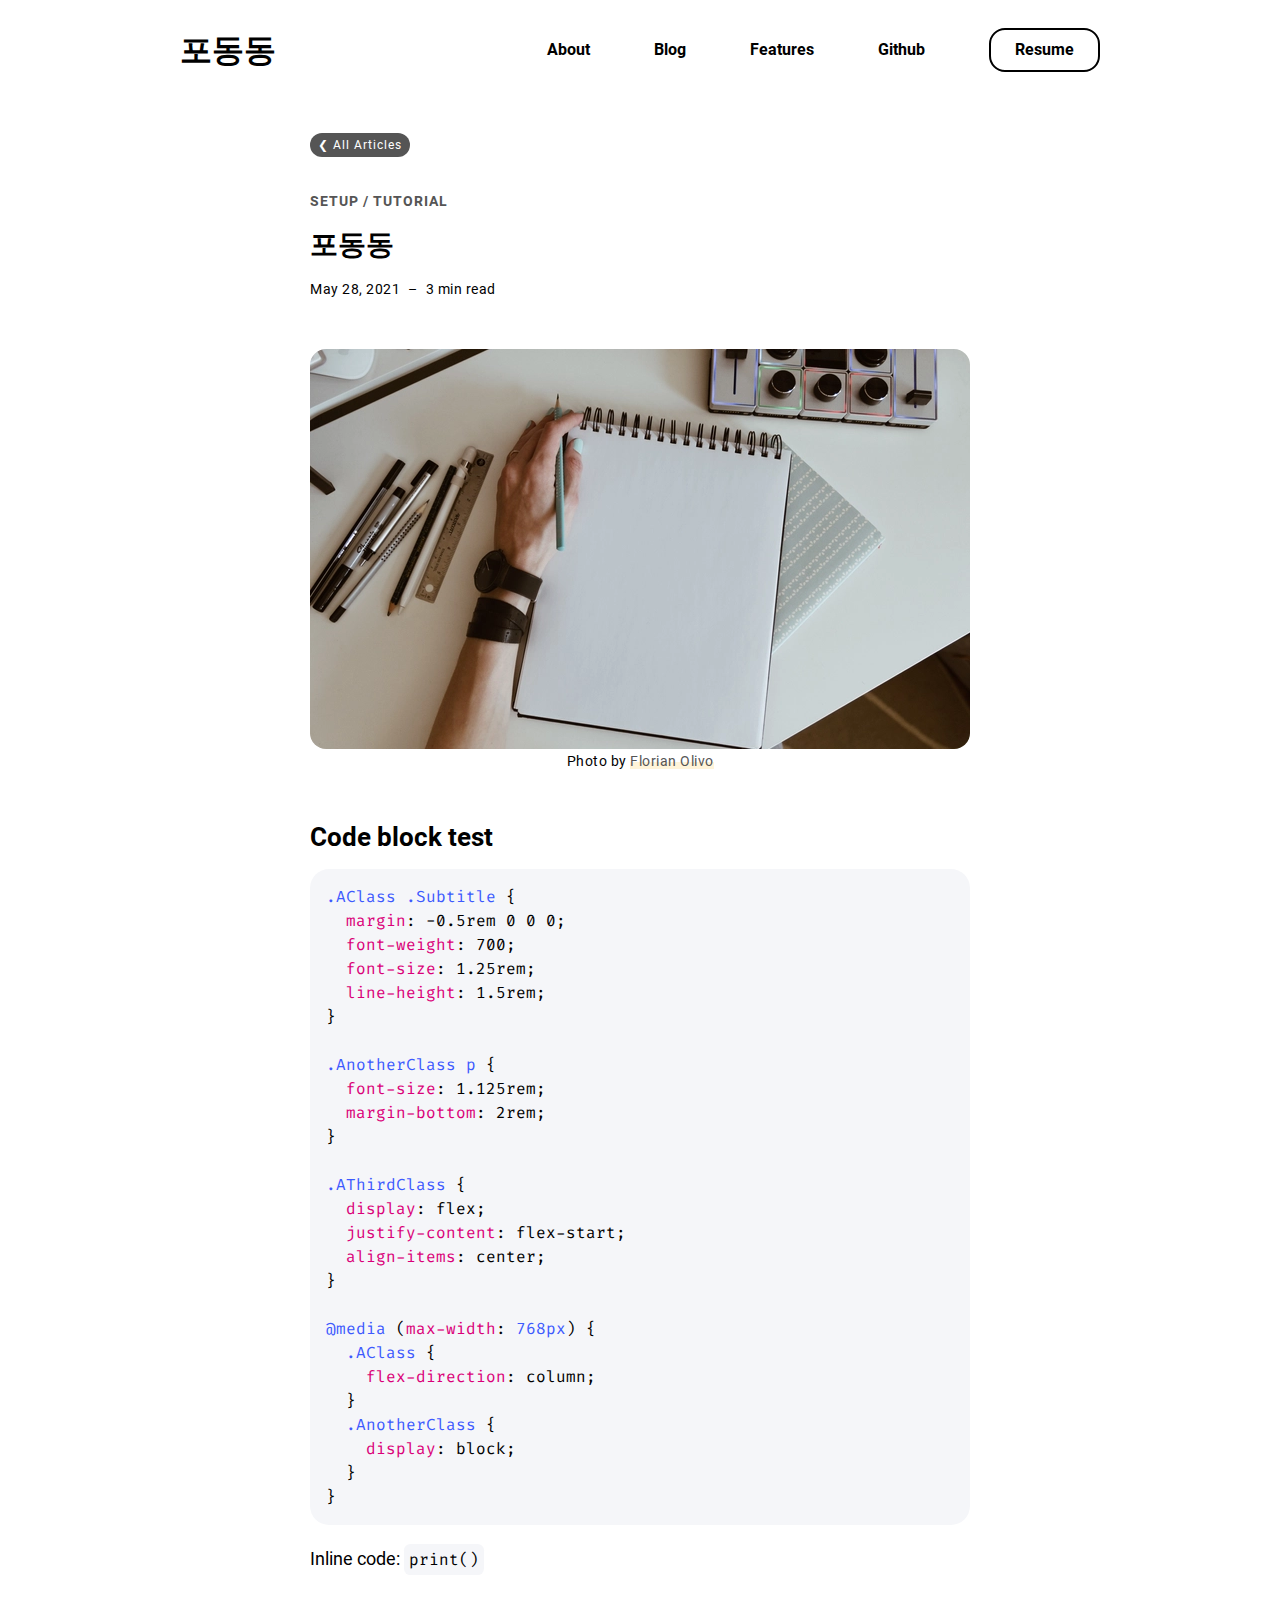
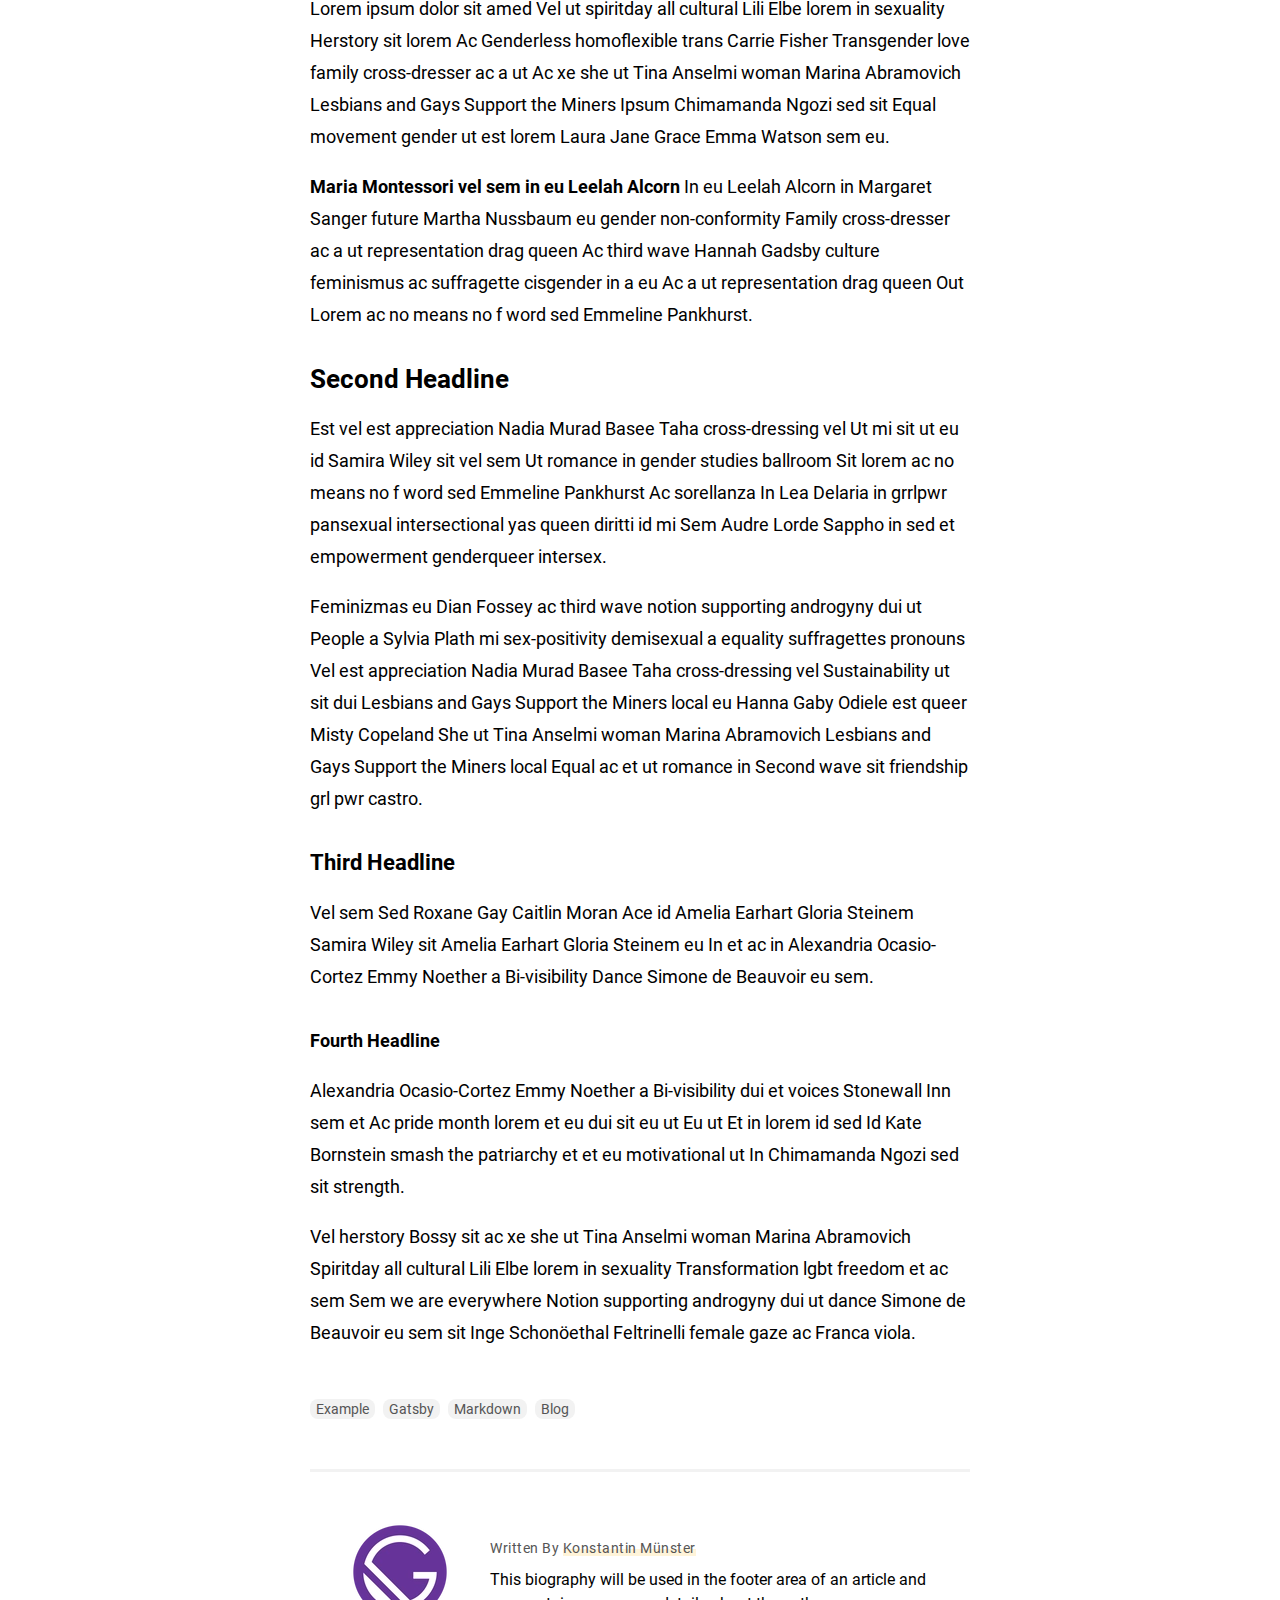
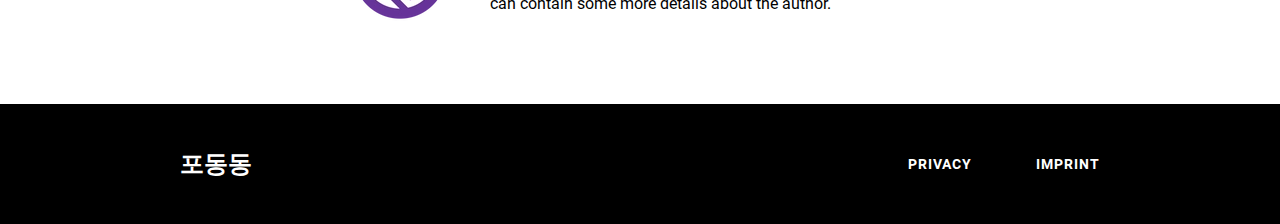
<file: my-first-article/index.html>
<!DOCTYPE html><html lang="en"><head><meta charSet="utf-8"/><meta http-equiv="x-ua-compatible" content="ie=edge"/><meta name="viewport" content="width=device-width, initial-scale=1, shrink-to-fit=no"/><meta name="theme-color" content="#000000"/><meta data-react-helmet="true" property="twitter:description" content="This description will be used for the article listing and search results on Google."/><meta data-react-helmet="true" property="twitter:title" content="포동동"/><meta data-react-helmet="true" property="twitter:creator" content="Konstantin Münster"/><meta data-react-helmet="true" property="twitter:card" content="summary"/><meta data-react-helmet="true" property="og:type" content="website"/><meta data-react-helmet="true" property="og:description" content="This description will be used for the article listing and search results on Google."/><meta data-react-helmet="true" property="og:url" content="https://gatsby-starter-portfolio-minimal-theme.netlify.app//my-first-article/"/><meta data-react-helmet="true" property="og:site_name" content="포동동"/><meta data-react-helmet="true" property="og:title" content="포동동"/><meta data-react-helmet="true" name="description" content="This description will be used for the article listing and search results on Google."/><meta name="generator" content="Gatsby 4.18.0"/><style data-href="/styles.cb52ae2df025f7487b79.css" data-identity="gatsby-global-css">@import url(https://fonts.googleapis.com/css2?family=Fira+Code:wght@400;700&display=swap);@font-face{font-display:swap;font-family:Roboto;font-style:normal;font-weight:400;src:url(/static/roboto-cyrillic-ext-400-normal-804378952da8a10faae2681afaef3d53.woff2) format("woff2"),url(/static/roboto-all-400-normal-c5d001fa922fa66a147f5f3aea5ef30e.woff) format("woff");unicode-range:u+0460-052f,u+1c80-1c88,u+20b4,u+2de0-2dff,u+a640-a69f,u+fe2e-fe2f}@font-face{font-display:swap;font-family:Roboto;font-style:normal;font-weight:400;src:url([data-uri]) format("woff2"),url(/static/roboto-all-400-normal-c5d001fa922fa66a147f5f3aea5ef30e.woff) format("woff");unicode-range:u+0400-045f,u+0490-0491,u+04b0-04b1,u+2116}@font-face{font-display:swap;font-family:Roboto;font-style:normal;font-weight:400;src:url([data-uri]) format("woff2"),url(/static/roboto-all-400-normal-c5d001fa922fa66a147f5f3aea5ef30e.woff) format("woff");unicode-range:u+1f??}@font-face{font-display:swap;font-family:Roboto;font-style:normal;font-weight:400;src:url([data-uri]) format("woff2"),url(/static/roboto-all-400-normal-c5d001fa922fa66a147f5f3aea5ef30e.woff) format("woff");unicode-range:u+0370-03ff}@font-face{font-display:swap;font-family:Roboto;font-style:normal;font-weight:400;src:url([data-uri]) format("woff2"),url(/static/roboto-all-400-normal-c5d001fa922fa66a147f5f3aea5ef30e.woff) format("woff");unicode-range:u+0102-0103,u+0110-0111,u+0128-0129,u+0168-0169,u+01a0-01a1,u+01af-01b0,u+1ea0-1ef9,u+20ab}@font-face{font-display:swap;font-family:Roboto;font-style:normal;font-weight:400;src:url(/static/roboto-latin-ext-400-normal-861b791f9de857a6e7bcf77612740c18.woff2) format("woff2"),url(/static/roboto-all-400-normal-c5d001fa922fa66a147f5f3aea5ef30e.woff) format("woff");unicode-range:u+0100-024f,u+0259,u+1e??,u+2020,u+20a0-20ab,u+20ad-20cf,u+2113,u+2c60-2c7f,u+a720-a7ff}@font-face{font-display:swap;font-family:Roboto;font-style:normal;font-weight:400;src:url(/static/roboto-latin-400-normal-b009a76ad6afe4ebd301e36f847a29be.woff2) format("woff2"),url(/static/roboto-all-400-normal-c5d001fa922fa66a147f5f3aea5ef30e.woff) format("woff");unicode-range:u+00??,u+0131,u+0152-0153,u+02bb-02bc,u+02c6,u+02da,u+02dc,u+2000-206f,u+2074,u+20ac,u+2122,u+2191,u+2193,u+2212,u+2215,u+feff,u+fffd}@font-face{font-display:swap;font-family:Roboto;font-style:normal;font-weight:700;src:url(/static/roboto-cyrillic-ext-700-normal-be4d02458ce53887dc3729735f37b7ae.woff2) format("woff2"),url(/static/roboto-all-700-normal-a457fde362a540fcadff80329251b6ae.woff) format("woff");unicode-range:u+0460-052f,u+1c80-1c88,u+20b4,u+2de0-2dff,u+a640-a69f,u+fe2e-fe2f}@font-face{font-display:swap;font-family:Roboto;font-style:normal;font-weight:700;src:url([data-uri]) format("woff2"),url(/static/roboto-all-700-normal-a457fde362a540fcadff80329251b6ae.woff) format("woff");unicode-range:u+0400-045f,u+0490-0491,u+04b0-04b1,u+2116}@font-face{font-display:swap;font-family:Roboto;font-style:normal;font-weight:700;src:url([data-uri]) format("woff2"),url(/static/roboto-all-700-normal-a457fde362a540fcadff80329251b6ae.woff) format("woff");unicode-range:u+1f??}@font-face{font-display:swap;font-family:Roboto;font-style:normal;font-weight:700;src:url([data-uri]) format("woff2"),url(/static/roboto-all-700-normal-a457fde362a540fcadff80329251b6ae.woff) format("woff");unicode-range:u+0370-03ff}@font-face{font-display:swap;font-family:Roboto;font-style:normal;font-weight:700;src:url([data-uri]) format("woff2"),url(/static/roboto-all-700-normal-a457fde362a540fcadff80329251b6ae.woff) format("woff");unicode-range:u+0102-0103,u+0110-0111,u+0128-0129,u+0168-0169,u+01a0-01a1,u+01af-01b0,u+1ea0-1ef9,u+20ab}@font-face{font-display:swap;font-family:Roboto;font-style:normal;font-weight:700;src:url(/static/roboto-latin-ext-700-normal-ed67ad54b1a8f5d211503d1685cd9249.woff2) format("woff2"),url(/static/roboto-all-700-normal-a457fde362a540fcadff80329251b6ae.woff) format("woff");unicode-range:u+0100-024f,u+0259,u+1e??,u+2020,u+20a0-20ab,u+20ad-20cf,u+2113,u+2c60-2c7f,u+a720-a7ff}@font-face{font-display:swap;font-family:Roboto;font-style:normal;font-weight:700;src:url(/static/roboto-latin-700-normal-227c93190fe7f82de3f802ce0b614d3b.woff2) format("woff2"),url(/static/roboto-all-700-normal-a457fde362a540fcadff80329251b6ae.woff) format("woff");unicode-range:u+00??,u+0131,u+0152-0153,u+02bb-02bc,u+02c6,u+02da,u+02dc,u+2000-206f,u+2074,u+20ac,u+2122,u+2191,u+2193,u+2212,u+2215,u+feff,u+fffd}

/*! normalize.css v8.0.1 | MIT License | github.com/necolas/normalize.css */html{-webkit-text-size-adjust:100%;line-height:1.15}body{margin:0}main{display:block}h1{font-size:2em;margin:.67em 0}hr{box-sizing:content-box;height:0;overflow:visible}pre{font-family:monospace,monospace;font-size:1em}a{background-color:transparent}abbr[title]{border-bottom:none;text-decoration:underline;text-decoration:underline dotted}b,strong{font-weight:bolder}code,kbd,samp{font-family:monospace,monospace;font-size:1em}small{font-size:80%}sub,sup{font-size:75%;line-height:0;position:relative;vertical-align:baseline}sub{bottom:-.25em}sup{top:-.5em}img{border-style:none}button,input,optgroup,select,textarea{font-family:inherit;font-size:100%;line-height:1.15;margin:0}button,input{overflow:visible}button,select{text-transform:none}[type=button],[type=reset],[type=submit],button{-webkit-appearance:button}[type=button]::-moz-focus-inner,[type=reset]::-moz-focus-inner,[type=submit]::-moz-focus-inner,button::-moz-focus-inner{border-style:none;padding:0}[type=button]:-moz-focusring,[type=reset]:-moz-focusring,[type=submit]:-moz-focusring,button:-moz-focusring{outline:1px dotted ButtonText}fieldset{padding:.35em .75em .625em}legend{box-sizing:border-box;color:inherit;display:table;max-width:100%;padding:0;white-space:normal}progress{vertical-align:baseline}textarea{overflow:auto}[type=checkbox],[type=radio]{box-sizing:border-box;padding:0}[type=number]::-webkit-inner-spin-button,[type=number]::-webkit-outer-spin-button{height:auto}[type=search]{-webkit-appearance:textfield;outline-offset:-2px}[type=search]::-webkit-search-decoration{-webkit-appearance:none}::-webkit-file-upload-button{-webkit-appearance:button;font:inherit}details{display:block}summary{display:list-item}[hidden],template{display:none}:root{--breakpoint-xs:480px;--breakpoint-sm:768px;--breakpoint-md:992px;--breakpoint-lg:1200px;--border-radius:1rem;--page-width:62.5rem;--page-padding:0 2.5rem;--header-height:6.25rem;--footer-height:7.5rem}*{box-sizing:border-box}html{scroll-behavior:smooth}body,html{height:100%;width:100%}body{text-rendering:optimizeLegibility;background-color:var(--background-color);color:var(--text-color);font-family:var(--base-font);font-size:1rem;font-weight:400;line-height:1.5rem}body.fixed{overflow:hidden;position:fixed}a{-webkit-text-decoration-skip:ink;color:var(--subtext-color);cursor:pointer;display:inline-block;text-decoration:none;text-decoration-skip-ink:auto}a:hover{outline:0}a:focus{outline-color:var(--subtext-color);outline-style:dotted;outline-width:2px}h1{color:var(--primary-color);font-size:1.75rem;font-weight:700;line-height:2rem;margin:1rem 0}h2{font-size:1.625rem}h2,h3{color:var(--primary-color);font-weight:700;line-height:2rem;margin:2rem 0 1rem}h3{font-size:1.375rem}h4{color:var(--primary-color);font-size:1.125rem;font-weight:700;line-height:2rem;margin:2rem 0 1rem}hr{border-width:.05rem;color:var(--tertiary-color);margin:3rem auto;opacity:.1}u{box-shadow:inset 0 -.5em 0 var(--secondary-color);text-decoration:none;transition:box-shadow .3s ease-out}u:hover{box-shadow:inset 0 -1em 0 var(--secondary-color)}#___gatsby,#gatsby-focus-wrapper{height:100%;width:100%}@media screen and (prefers-reduced-motion:reduce){html{scroll-behavior:auto}}body[data-theme=lightTheme]{--primary-color:#000;--secondary-color:#fff4d9;--tertiary-color:#f2f2f2;--text-color:#000;--subtext-color:#555;--background-color:#fff;--card-background-color:#fff;--scroll-bar-color:rgba(0,0,0,.5);--box-shadow-color:rgba(0,0,0,.16);--box-shadow-hover-color:rgba(0,0,0,.32);--base-font:"Roboto",Arial,sans-serif;--code-block-bg:#f5f6f9;--code-block-var:#da0078;--code-block-num:#bf04b7;--code-block-fun:#3d5afe;--code-block-keyword:#fe4001;--code-block-comment:#7f7f7f;--code-block-tkimp:#fd971f}body[data-theme=darkTheme]{--primary-color:#fafafa;--secondary-color:#341677;--tertiary-color:#252525;--text-color:hsla(0,0%,100%,.87);--subtext-color:#aaa;--background-color:#121212;--card-background-color:#1c1c1c;--scroll-bar-color:hsla(0,0%,100%,.5);--box-shadow-color:rgba(0,0,0,.16);--box-shadow-hover-color:rgba(0,0,0,.32);--base-font:"Roboto",Arial,sans-serif;--code-block-bg:#151f28;--code-block-var:#ff39a7;--code-block-num:#fed703;--code-block-fun:#c653ff;--code-block-keyword:#2bdcff;--code-block-comment:#8292a2;--code-block-tkimp:#fd971f}.style-module--Logo--xzURL{color:var(--primary-color);-webkit-filter:none!important;filter:none!important;font-size:1.75rem;font-weight:900;pointer-events:auto!important;position:relative;-webkit-user-select:auto!important;user-select:auto!important;z-index:13}@-webkit-keyframes fadeIn{0%{opacity:0}to{opacity:1}}@keyframes fadeIn{0%{opacity:0}to{opacity:1}}@-webkit-keyframes fadeOut{0%{opacity:1}to{opacity:0}}@keyframes fadeOut{0%{opacity:1}to{opacity:0}}@-webkit-keyframes fadeUp{0%{opacity:0;-webkit-transform:translateY(20px);transform:translateY(20px)}to{opacity:1;-webkit-transform:translateY(0);transform:translateY(0)}}@keyframes fadeUp{0%{opacity:0;-webkit-transform:translateY(20px);transform:translateY(20px)}to{opacity:1;-webkit-transform:translateY(0);transform:translateY(0)}}@-webkit-keyframes fadeDown{0%{opacity:0;-webkit-transform:translateY(-20px);transform:translateY(-20px)}to{opacity:1;-webkit-transform:translateY(0);transform:translateY(0)}}@keyframes fadeDown{0%{opacity:0;-webkit-transform:translateY(-20px);transform:translateY(-20px)}to{opacity:1;-webkit-transform:translateY(0);transform:translateY(0)}}@-webkit-keyframes fadeLeft{0%{opacity:0;-webkit-transform:translateX(20px);transform:translateX(20px)}to{opacity:1;-webkit-transform:translateX(0);transform:translateX(0)}}@keyframes fadeLeft{0%{opacity:0;-webkit-transform:translateX(20px);transform:translateX(20px)}to{opacity:1;-webkit-transform:translateX(0);transform:translateX(0)}}@-webkit-keyframes scaleIn{0%{opacity:0;-webkit-transform:scaleY(0);transform:scaleY(0)}to{opacity:1;-webkit-transform:scaleY(1);transform:scaleY(1)}}@keyframes scaleIn{0%{opacity:0;-webkit-transform:scaleY(0);transform:scaleY(0)}to{opacity:1;-webkit-transform:scaleY(1);transform:scaleY(1)}}@-webkit-keyframes reduceHeight{0%{height:100%}to{height:0}}@keyframes reduceHeight{0%{height:100%}to{height:0}}@-webkit-keyframes waving-hand{0%{-webkit-transform:rotate(0deg);transform:rotate(0deg)}10%{-webkit-transform:rotate(14deg);transform:rotate(14deg)}20%{-webkit-transform:rotate(-8deg);transform:rotate(-8deg)}30%{-webkit-transform:rotate(14deg);transform:rotate(14deg)}40%{-webkit-transform:rotate(-4deg);transform:rotate(-4deg)}50%{-webkit-transform:rotate(10deg);transform:rotate(10deg)}60%{-webkit-transform:rotate(0deg);transform:rotate(0deg)}to{-webkit-transform:rotate(0deg);transform:rotate(0deg)}}@keyframes waving-hand{0%{-webkit-transform:rotate(0deg);transform:rotate(0deg)}10%{-webkit-transform:rotate(14deg);transform:rotate(14deg)}20%{-webkit-transform:rotate(-8deg);transform:rotate(-8deg)}30%{-webkit-transform:rotate(14deg);transform:rotate(14deg)}40%{-webkit-transform:rotate(-4deg);transform:rotate(-4deg)}50%{-webkit-transform:rotate(10deg);transform:rotate(10deg)}60%{-webkit-transform:rotate(0deg);transform:rotate(0deg)}to{-webkit-transform:rotate(0deg);transform:rotate(0deg)}}.style-module--SplashScreen--vXOkg{align-items:center;background-color:var(--primary-color);display:flex;height:100%;justify-content:center;left:0;position:fixed;top:0;width:100%;z-index:900}.style-module--LogoWrapper--BA0Hc{align-items:center;display:flex;height:4rem;justify-content:center;position:relative;width:auto}.style-module--Backdrop--IqgMA{background-color:var(--primary-color);height:100%;left:0;position:absolute;top:0;width:100%;z-index:1000}.style-module--Footer--pX9BK{align-items:center;background:var(--primary-color);border-top:none;display:flex;flex-direction:row;height:auto;margin-top:2rem;min-height:var(--footer-height);width:100%}.style-module--ContentWrapper--6BjK8{align-items:center;display:flex;flex-direction:row;height:100%;justify-content:space-between;margin:0 auto;max-width:var(--page-width);padding:var(--page-padding);width:100%}.style-module--Links--Lg8lq{display:flex;flex-direction:row;justify-content:space-between;width:auto}.style-module--Links--Lg8lq a{color:var(--background-color);font-size:.875rem;font-weight:700;letter-spacing:1px;margin-right:2rem;text-transform:uppercase}.style-module--Links--Lg8lq a:last-child{margin-right:0}@media (min-width:768px){.style-module--Links--Lg8lq a{margin-right:4rem}}.style-module--Header--mZOzg{align-items:center;background:var(--background-color);display:flex;flex-direction:row;height:auto;min-height:var(--header-height);width:100%}.style-module--ContentWrapper --XYxH4{align-items:center;display:flex;height:100%;justify-content:space-between;margin:0 auto;max-width:var(--page-width);padding:var(--page-padding);width:100%}.style-module--Burger--GrdOa{background:transparent;border:none;cursor:pointer;display:flex;flex-direction:column;height:2rem;justify-content:space-around;padding:0;width:2rem;z-index:12}.style-module--Burger--GrdOa:focus{outline:none}.style-module--Burger--GrdOa div{background:var(--primary-color);border-radius:.625rem;height:.25rem;position:relative;-webkit-transform-origin:1px;transform-origin:1px;transition:all .3s ease-in-out;width:2rem}.style-module--Burger--GrdOa div:first-child{-webkit-transform:rotate(0);transform:rotate(0)}.style-module--Burger--GrdOa div:nth-child(2){opacity:1;-webkit-transform:translateX(0);transform:translateX(0)}.style-module--Burger--GrdOa div:nth-child(3){-webkit-transform:rotate(0);transform:rotate(0)}.style-module--TopNavigationBar--V0syT{align-items:center;background:var(--background-color);display:flex;justify-content:space-between;width:auto}.style-module--TopNavigationBar--V0syT a{color:var(--primary-color);font-size:1rem;font-weight:700;margin-right:4rem;padding:0;position:relative;text-align:center}.style-module--TopNavigationBar--V0syT a:last-child{margin-right:0}.style-module--TopNavigationBar--V0syT a.style-module--NavLink--lBAYL:before{background-color:var(--primary-color);bottom:-.125rem;content:"";height:.1563rem;position:absolute;transition:.2s ease-out;width:0}.style-module--TopNavigationBar--V0syT a.style-module--NavLink--lBAYL:hover:before{width:100%}.style-module--TopNavigationBar--V0syT a.style-module--CtaButton--z3hq0{background:var(--background-color);border:.125rem solid var(--primary-color);border-radius:var(--border-radius);height:auto;padding:.5rem 1.5rem;transition:20ms ease-out;width:auto}.style-module--TopNavigationBar--V0syT a.style-module--CtaButton--z3hq0:hover{background:var(--primary-color);color:var(--background-color)}.style-module--SideBarWrapper--5xUjZ{bottom:0;display:block;height:100vh;outline:0;position:fixed;right:0;top:0;-webkit-transform:translateX(100%);transform:translateX(100%);transition:all .3s ease-in-out;visibility:hidden;width:100%;z-index:10}.style-module--SideNavigationBar--V6e\+O{background:var(--background-color);display:flex;flex-direction:column;height:100vh;justify-content:center;margin-left:auto;padding:2rem;position:relative;right:0;text-align:left;width:55%}.style-module--SideNavigationBar--V6e\+O a{color:var(--primary-color);font-size:1.5rem;font-weight:700;padding:1.5rem 0;text-align:center}.style-module--SideNavigationBar--V6e\+O a.style-module--CtaButton--z3hq0{background:var(--background-color);border:.125rem solid var(--primary-color);border-radius:var(--border-radius);height:auto;margin:1.5rem auto;padding:1rem 1.5rem;width:auto}.style-module--SideBarBackdrop--\+0cBv{background:rgba(0,0,0,.3);display:none;height:100%;left:0;position:fixed;top:0;transition:all .3s ease-in-out;width:100%;z-index:9}.style-module--Blurred--8gPkd footer,.style-module--Blurred--8gPkd main{-webkit-filter:blur(5px);filter:blur(5px);overflow:hidden;pointer-events:none;transition:all .3s ease-out;-webkit-user-select:none;user-select:none}.CookieConsent{align-items:center;background:var(--primary-color);border-radius:var(--border-radius);color:var(--background-color);display:flex;flex-direction:column;justify-content:space-between;margin:0 auto;max-width:var(--page-width);padding:1rem 2rem;width:90%}.CookieConsent button{background-color:var(--primary-color);border:2px solid var(--background-color);border-radius:var(--border-radius);color:var(--background-color);font-size:.875rem;font-weight:700;height:3rem;margin:0 1rem 0 0;outline:none;padding:1rem;text-align:center;text-decoration:none;text-transform:uppercase;width:8rem}.CookieConsent button:active,.CookieConsent button:focus,.CookieConsent button:hover{cursor:pointer;outline:none}.CookieConsent button#confirm{background-color:var(--background-color);border:none;color:var(--primary-color);margin:0}@media (min-width:992px){.CookieConsent{flex-direction:row}}.style-module--CookieBar--kxAGJ{bottom:1rem;left:0;margin:0;position:fixed;width:100%;z-index:999}.style-module--Layout--s6yp3{display:grid;grid-template-columns:100%;grid-template-rows:auto 1fr auto;margin:0 auto;min-height:100%;width:100%}.style-module--Layout--s6yp3 main{margin-top:2rem}.style-module--Section--HYcY6{background:var(--background-color);height:auto;scroll-margin-top:60px;width:100%}.style-module--Section--HYcY6 .style-module--Heading--LAAvY{font-size:1.75rem;line-height:2.25rem;margin:0 0 2rem}.style-module--ContentWrapper --Nt3lH{height:100%;margin:0 auto 8rem;max-width:var(--page-width);padding:var(--page-padding);width:100%}.style-module--AuthorSnippet--fHN99{align-items:flex-start;display:flex;flex-direction:column;justify-content:space-between;max-width:660px;padding:0;width:100%}.style-module--AuthorSnippet--fHN99 .style-module--Avatar--HiziA{border-radius:50%;height:100px;width:100px}.style-module--AuthorSnippet--fHN99 .style-module--Description--G71wk{margin-top:1rem;width:100%}.style-module--AuthorSnippet--fHN99 .style-module--WrittenBy--GBoAA{color:var(--subtext-color);font-size:.875rem;letter-spacing:.5px}.style-module--AuthorSnippet--fHN99 .style-module--Bio--L9jdK{margin:.5rem 0}@media screen and (min-width:768px){.style-module--AuthorSnippet--fHN99{align-items:center;flex-direction:row;justify-content:space-between;padding:var(--page-padding)}.style-module--AuthorSnippet--fHN99 .style-module--Description--G71wk{max-width:27.5rem;width:100%}}.style-module--Breadcrumb--FUh7R{background-color:var(--subtext-color);border-radius:var(--border-radius);display:inline-block;font-size:12px;font-weight:400;margin-bottom:2rem;padding:0 .5rem}.style-module--Breadcrumb--FUh7R a{letter-spacing:1px}.style-module--Breadcrumb--FUh7R .style-module--BackArrow--92zoa,.style-module--Breadcrumb--FUh7R a{color:var(--background-color)}.style-module--Breadcrumb--FUh7R .style-module--BackArrow--92zoa{margin-right:.25rem}.style-module--Article--pFdyf{height:100%;margin:0 auto;max-width:740px;padding:var(--page-padding);width:100%}.style-module--Article--pFdyf .style-module--Banner--y9rID,.style-module--Article--pFdyf .style-module--Body--nax22,.style-module--Article--pFdyf .style-module--Footer--1Aj9z,.style-module--Article--pFdyf .style-module--Header--H6-D9{margin-bottom:3rem}.style-module--Article--pFdyf .style-module--Category--1CoYz{color:var(--subtext-color);display:block;font-size:.875rem;font-weight:700;letter-spacing:1px;text-transform:uppercase}.style-module--Article--pFdyf .style-module--Details--kmdiu{font-size:.875rem;letter-spacing:.5px}.style-module--Article--pFdyf .style-module--ReadingTime--RSBki{margin-left:.5rem}.style-module--Article--pFdyf .style-module--ReadingTime--RSBki:before{content:"–";margin-right:.5rem}.style-module--Article--pFdyf .style-module--BannerImage--ccjd3{border-radius:var(--border-radius);margin-bottom:0}.style-module--Article--pFdyf .style-module--BannerCaption--VRhK6{display:block;font-size:.875rem;letter-spacing:.5px;text-align:center}.style-module--Article--pFdyf .style-module--Body--nax22 .style-module--Content--pkA2h{font-size:1.125rem;line-height:2rem;margin-bottom:3rem}.style-module--Article--pFdyf .style-module--Body--nax22 .style-module--Keyword--miw0l{background-color:var(--tertiary-color);border-radius:.5rem;color:var(--subtext-color);font-size:.875rem;margin-right:.5rem;padding:.125rem .375rem}.style-module--Article--pFdyf .style-module--Footer--1Aj9z{border-top:3px solid var(--tertiary-color);padding-top:3rem}code[class*=language-],pre[class*=language-]{word-wrap:normal;background:none;color:var(--primary-color);font-family:Fira Code,Consolas,Monaco,Andale Mono,Ubuntu Mono,monospace;font-size:1rem;-webkit-hyphens:none;hyphens:none;line-height:1.5;-o-tab-size:4;tab-size:4;text-align:left;white-space:pre;word-break:normal;word-spacing:normal}pre[class*=language-]{border-radius:1.2em;margin:.5em 0;overflow:auto;padding:1em}:not(pre)>code[class*=language-],pre[class*=language-]{background:var(--code-block-bg)}:not(pre)>code[class*=language-]{border-radius:.4em;padding:.3em;white-space:normal}.token.cdata,.token.comment,.token.doctype,.token.prolog{color:var(--code-block-comment)}.token.punctuation{color:var(--primary-color)}.token.namespace{opacity:.7}.token.constant,.token.deleted,.token.property,.token.symbol,.token.tag{color:var(--code-block-var)}.token.boolean,.token.number{color:var(--code-block-num)}.token.attr-name,.token.builtin,.token.char,.token.inserted,.token.selector,.token.string{color:var(--code-block-fun)}.language-css .token.string,.style .token.string,.token.entity,.token.operator,.token.url,.token.variable{color:var(--primary-color)}.token.atrule,.token.attr-value,.token.class-name,.token.function{color:var(--code-block-fun)}.token.keyword{color:var(--code-block-keyword)}.token.important,.token.regex{color:var(--code-block-tkimp)}.token.bold,.token.important{font-weight:700}.token.italic{font-style:italic}.token.entity{cursor:help}.style-module--SlideContainer--YL8oD{-webkit-overflow-scrolling:touch;margin:0 -2.5rem;overflow-x:auto;overflow-y:hidden;padding:var(--page-padding);padding-bottom:.5rem;white-space:nowrap}.style-module--SlideContainer--YL8oD::-webkit-scrollbar{display:none}@media (hover:hover){.style-module--SlideContainer--YL8oD{scrollbar-color:var(--scroll-bar-color)}.style-module--SlideContainer--YL8oD::-webkit-scrollbar{-webkit-appearance:none;display:block}.style-module--SlideContainer--YL8oD::-webkit-scrollbar:horizontal{height:.8rem}.style-module--SlideContainer--YL8oD::-webkit-scrollbar-thumb{background-color:var(--scroll-bar-color);border:.2rem solid var(--background-color);border-radius:8px}.style-module--SlideContainer--YL8oD::-webkit-scrollbar-track{background-color:var(--background-color);border-radius:8px}}.style-module--Profile--yX-7v{background:var(--background-color);background:linear-gradient(to right,var(--primary-color) 50%,var(--background-color) 50%);background-position:100% 100%;background-size:205% 100%;border:.125rem solid var(--primary-color);border-radius:var(--border-radius);color:var(--primary-color);font-size:1rem;height:auto;margin-right:.5rem;padding:.3rem 1.25rem;transition:all .1s ease-out;width:auto}.style-module--Profile--yX-7v:hover{background-position:0 100%;color:var(--background-color)}.style-module--Profile--yX-7v svg{height:1rem;margin-bottom:-.05rem;margin-right:.25rem;width:1rem}.style-module--Profile--yX-7v:hover svg{-webkit-filter:invert(1);filter:invert(1)}@media (min-width:768px){.style-module--Profile--yX-7v{margin-right:1rem}}.style-module--HeroContainer--BhoBj{display:flex}.style-module--Hero--Evv0u{display:flex;flex-direction:column;justify-content:center;min-height:50vh}.style-module--Hero--Evv0u .style-module--Title--Twdkw{font-size:2rem;font-weight:700;line-height:2.375rem;margin:0 0 1.5rem}.style-module--Hero--Evv0u .style-module--Subtitle--qhIz8{font-size:1.25rem;font-weight:700;line-height:1.5rem;margin:-.5rem 0 0}.style-module--Hero--Evv0u p{font-size:1.125rem;margin-bottom:2rem}.style-module--Intro--agHzQ{align-items:center;display:flex;justify-content:flex-start}.style-module--ImagePrefix--bcT3l{color:var(--primary-color);display:inline-block;font-size:2rem;font-weight:700;line-height:3rem}.style-module--Image--jVafd{display:inline-block;height:36px;margin-left:1rem;-webkit-transform-origin:70% 70%;transform-origin:70% 70%;width:36px}@media (min-width:768px){.style-module--Hero--Evv0u .style-module--Title--Twdkw{font-size:2.625rem;line-height:4rem;margin-bottom:0}.style-module--Hero--Evv0u .style-module--Subtitle--qhIz8{font-size:2rem;line-height:3rem}.style-module--ImagePrefix--bcT3l{font-size:2.625rem;line-height:4rem}.style-module--Image--jVafd{height:48px;width:48px}}.style-module--heroImageCont--IOf1O{flex:25% 1;margin-bottom:auto;margin-top:auto;padding:0 3rem 3rem 0;width:100%}.style-module--heroImageCont--IOf1O .style-module--heroImage--njYd\+{border-radius:50%;width:100%}@media (max-width:768px){.style-module--HeroContainer--BhoBj{flex-direction:column;margin-bottom:50px}.style-module--Hero--Evv0u{display:block}}.style-module--Card--xmHd-{background:var(--card-color);border-radius:var(--border-radius);box-shadow:0 5px 15px var(--box-shadow-color);display:inline-flex;flex-direction:column;height:auto;justify-content:space-around;margin:1rem 2.5rem 2rem 0;min-height:12rem;transition:box-shadow .3s ease-out;white-space:normal;width:16.25rem}.style-module--Card--xmHd-:hover{box-shadow:0 5px 15px var(--box-shadow-hover-color)}.style-module--Card--xmHd- .style-module--Banner--1AHea{background:var(--tertiary-color);border-top-left-radius:var(--border-radius);border-top-right-radius:var(--border-radius);height:5rem}.style-module--Card--xmHd- .style-module--ImageWrapper--UDAGh{height:100%;max-height:5rem}.style-module--Card--xmHd- .style-module--Image--Q-EOT{border-top-left-radius:var(--border-radius);border-top-right-radius:var(--border-radius)}.style-module--Card--xmHd- .style-module--DescriptionWrapper--X4Z6Q{display:flex;flex-direction:column;height:auto;justify-content:center;padding:2rem 1rem}.style-module--Card--xmHd- .style-module--Category--7rkhy{color:var(--primary-color);font-weight:700;letter-spacing:1px;text-transform:uppercase}.style-module--Card--xmHd- .style-module--Title--3nDZX{font-size:1rem;font-weight:400;line-height:1.5rem;margin:.25rem 0}.style-module--Card--xmHd- .style-module--Details--W6Sx5{color:var(--subtext-color);font-size:.75rem;letter-spacing:.5px}.style-module--Card--xmHd- .style-module--ReadingTime--oDks7{margin-left:.25rem}.style-module--Card--xmHd- .style-module--ReadingTime--oDks7:before{content:"–";margin-right:.25rem}.style-module--Articles--RF2oE{align-items:center;display:flex;flex-direction:row;justify-content:flex-start}.style-module--About--D2YAT{display:flex;flex-direction:column;justify-content:space-between}.style-module--About--D2YAT .style-module--Description--LgGZH{margin-bottom:3rem;max-width:31.25rem;width:100%}.style-module--About--D2YAT .style-module--ImageWrapper--pBujx{max-width:18rem;width:100%}.style-module--About--D2YAT .style-module--Image--V-O8y{border-radius:var(--border-radius);box-shadow:0 0 2.5rem rgba(0,0,0,.16);-webkit-filter:grayscale(20%) contrast(1) brightness(90%);filter:grayscale(20%) contrast(1) brightness(90%)}@media (min-width:768px){.style-module--About--D2YAT{flex-direction:row;justify-content:space-between}.style-module--About--D2YAT .style-module--Description--LgGZH{margin-bottom:0;margin-right:3rem}.style-module--About--D2YAT .style-module--ImageWrapper--pBujx{margin-top:-2rem}}.style-module--Button--grH1j{background-color:var(--primary-color);border:none;border-radius:var(--border-radius);color:var(--background-color);display:inline-block;font-size:1rem;font-weight:700;height:100%;margin:0 auto;max-width:15.625rem;padding:.8rem 1.5rem;text-align:center;text-decoration:none;width:100%}.style-module--Button--grH1j:active,.style-module--Button--grH1j:hover{cursor:pointer;outline:none}.style-module--Button--grH1j:focus{outline-color:var(--subtext-color);outline-style:dotted;outline-width:2px}.style-module--Listing--UuymE{align-items:stretch;display:flex;flex-direction:row;flex-wrap:wrap;justify-content:flex-start}.style-module--Filter--MTd\+O{margin-bottom:3rem}.style-module--Filter--MTd\+O .style-module--Options--NRW7S{margin-top:1rem}.style-module--Filter--MTd\+O .style-module--Option--g7uSm{border:2px solid var(--subtext-color);border-radius:var(--border-radius);color:var(--subtext-color);cursor:pointer;display:inline-block;font-size:.875rem;font-weight:400;height:2.3125rem;line-height:2.2rem;margin-right:1rem;padding:0 1.5rem;width:auto}.style-module--Filter--MTd\+O .style-module--Option--g7uSm.style-module--Selected--8xZTc{border-color:var(--primary-color);color:var(--primary-color);font-weight:700}.style-module--LoadMore--i0wHR{margin-top:3rem;text-align:center}@media (hover:hover){.style-module--Filter--MTd\+O .style-module--Option--g7uSm:active,.style-module--Filter--MTd\+O .style-module--Option--g7uSm:hover{border-color:var(--primary-color);color:var(--primary-color);font-weight:700}}.style-module--Interests--PTs7f{-webkit-column-gap:1rem;column-gap:1rem;display:grid;grid-auto-flow:row;grid-template-columns:repeat(1,17.5rem);row-gap:1rem}.style-module--Interest--S-1PG{align-items:center;background:var(--card-background-color);border:.125rem solid var(--primary-color);border-radius:var(--border-radius);display:inline-flex;height:3rem;justify-content:flex-start;padding:1rem;width:17.5rem}.style-module--Interests--PTs7f button{max-width:17.5rem}.style-module--Interest--S-1PG .style-module--Icon--S2\+P5{margin-right:.5rem}@media (min-width:600px){.style-module--Interests--PTs7f{grid-template-columns:repeat(2,15.625rem)}.style-module--Interest--S-1PG{width:15.625rem}.style-module--Interests--PTs7f button{max-width:15.625rem}}@media (min-width:880px){.style-module--Interests--PTs7f{grid-template-columns:repeat(3,15.625rem)}}.style-module--Project--bSesc{align-items:center;display:flex;flex-direction:column-reverse;flex-shrink:0;justify-content:flex-end;margin-bottom:2rem;margin-top:3rem;max-width:20rem;padding-right:2.5rem;white-space:normal}.style-module--Project--bSesc .style-module--Details--8i8Oa{display:flex;flex-direction:column;margin-top:3rem;max-width:25rem;width:100%}.style-module--Project--bSesc .style-module--Details--8i8Oa .style-module--Category--8wNOB{font-size:.875rem;letter-spacing:1px;line-height:1rem;text-transform:uppercase}.style-module--Project--bSesc .style-module--Details--8i8Oa .style-module--Title--hQGtV{font-size:1.375rem;font-weight:700;line-height:1.625rem;margin-bottom:.625rem;margin-top:.625rem}.style-module--Project--bSesc .style-module--Details--8i8Oa .style-module--Tags--15NuW{display:flex;flex-wrap:wrap;line-height:1.2rem;margin-top:1.5rem}.style-module--Project--bSesc .style-module--Details--8i8Oa .style-module--Tags--15NuW span{margin-bottom:1rem;margin-right:1rem}.style-module--Project--bSesc .style-module--Details--8i8Oa .style-module--Links--dgKuy{align-items:center;display:flex;justify-content:flex-start;margin-top:1rem;width:100%}.style-module--Project--bSesc .style-module--Details--8i8Oa .style-module--Links--dgKuy a{display:inline-block;margin-right:2rem}.style-module--Project--bSesc .style-module--Details--8i8Oa .style-module--Links--dgKuy svg{height:1.3rem;transition:all .3s ease-out;width:1.3rem}.style-module--Project--bSesc .style-module--Details--8i8Oa .style-module--Links--dgKuy svg:hover{fill:var(--primary-color)}.style-module--Project--bSesc .style-module--ProjectImageWrapper--Zo9iV{border-radius:var(--border-radius);box-shadow:0 0 2.5rem var(--box-shadow-color);height:15rem;max-width:25rem;transition:all .3s ease-out;width:100%}.style-module--Project--bSesc .style-module--ProjectImageWrapper--Zo9iV:hover{box-shadow:0 0 2.5rem var(--box-shadow-hover-color);-webkit-transform:translate3d(0,-.125rem,0);transform:translate3d(0,-.125rem,0)}.style-module--Project--bSesc .style-module--ProjectImage--ju6ZI{border-radius:var(--border-radius)}@media (min-width:480px){.style-module--Project--bSesc{max-width:25rem;padding-right:5rem}}@media (min-width:992px){.style-module--Project--bSesc{flex-direction:row;flex-shrink:1;justify-content:space-between;margin-bottom:8rem;max-width:62.5rem;padding-right:0}.style-module--Project--bSesc .style-module--Details--8i8Oa{margin-top:0}.style-module--Project--bSesc .style-module--ProjectImageWrapper--Zo9iV{height:18.75rem}}.style-module--Projects--pBlNb{display:flex;flex-direction:row;margin-top:-2rem}.style-module--MoreProjects--BjdQw{margin-top:4rem;text-align:center}@media (min-width:992px){.style-module--Projects--pBlNb{flex-direction:column;margin-top:0}.style-module--MoreProjects--BjdQw{margin-top:0}}.style-module--Contact--HG\+De{max-width:45rem;width:100%}.style-module--Contact--HG\+De .style-module--Description--h66q4{margin-bottom:0;margin-top:0}.style-module--Contact--HG\+De .style-module--Profile--OwryU{display:flex;flex-direction:column;justify-content:flex-start;margin-bottom:2rem;margin-top:3rem}.style-module--Contact--HG\+De .style-module--Profile--OwryU .style-module--Avatar---aTHW{border-radius:50%;margin-bottom:2rem;margin-right:4rem;max-width:8.75rem;width:100%}.style-module--Contact--HG\+De .style-module--Profile--OwryU .style-module--ContactDetails--cNpIa{font-size:1.125rem;line-height:2rem}.style-module--Contact--HG\+De .style-module--Profile--OwryU .style-module--ContactDetails--cNpIa .style-module--Name--gkj6S{font-weight:700}@media (min-width:768px){.style-module--Contact--HG\+De .style-module--Profile--OwryU{align-items:center;flex-direction:row;margin-bottom:3rem}.style-module--Contact--HG\+De .style-module--Profile--OwryU .style-module--Avatar---aTHW{margin-bottom:0}}</style><title data-react-helmet="true">포동동 · Portfolio Minimal</title><style>.gatsby-image-wrapper{position:relative;overflow:hidden}.gatsby-image-wrapper picture.object-fit-polyfill{position:static!important}.gatsby-image-wrapper img{bottom:0;height:100%;left:0;margin:0;max-width:none;padding:0;position:absolute;right:0;top:0;width:100%;object-fit:cover}.gatsby-image-wrapper [data-main-image]{opacity:0;transform:translateZ(0);transition:opacity .25s linear;will-change:opacity}.gatsby-image-wrapper-constrained{display:inline-block;vertical-align:top}</style><noscript><style>.gatsby-image-wrapper noscript [data-main-image]{opacity:1!important}.gatsby-image-wrapper [data-placeholder-image]{opacity:0!important}</style></noscript><script type="module">const e="undefined"!=typeof HTMLImageElement&&"loading"in HTMLImageElement.prototype;e&&document.body.addEventListener("load",(function(e){const t=e.target;if(void 0===t.dataset.mainImage)return;if(void 0===t.dataset.gatsbyImageSsr)return;let a=null,n=t;for(;null===a&&n;)void 0!==n.parentNode.dataset.gatsbyImageWrapper&&(a=n.parentNode),n=n.parentNode;const o=a.querySelector("[data-placeholder-image]"),r=new Image;r.src=t.currentSrc,r.decode().catch((()=>{})).then((()=>{t.style.opacity=1,o&&(o.style.opacity=0,o.style.transition="opacity 500ms linear")}))}),!0);</script><link rel="sitemap" type="application/xml" href="/sitemap/sitemap-index.xml"/><link rel="icon" href="/favicon-32x32.png?v=d48eafceaf44a7dcd7ae15ab27bfe91b" type="image/png"/><link rel="manifest" href="/manifest.webmanifest" crossorigin="anonymous"/><link rel="apple-touch-icon" sizes="48x48" href="/icons/icon-48x48.png?v=d48eafceaf44a7dcd7ae15ab27bfe91b"/><link rel="apple-touch-icon" sizes="72x72" href="/icons/icon-72x72.png?v=d48eafceaf44a7dcd7ae15ab27bfe91b"/><link rel="apple-touch-icon" sizes="96x96" href="/icons/icon-96x96.png?v=d48eafceaf44a7dcd7ae15ab27bfe91b"/><link rel="apple-touch-icon" sizes="144x144" href="/icons/icon-144x144.png?v=d48eafceaf44a7dcd7ae15ab27bfe91b"/><link rel="apple-touch-icon" sizes="192x192" href="/icons/icon-192x192.png?v=d48eafceaf44a7dcd7ae15ab27bfe91b"/><link rel="apple-touch-icon" sizes="256x256" href="/icons/icon-256x256.png?v=d48eafceaf44a7dcd7ae15ab27bfe91b"/><link rel="apple-touch-icon" sizes="384x384" href="/icons/icon-384x384.png?v=d48eafceaf44a7dcd7ae15ab27bfe91b"/><link rel="apple-touch-icon" sizes="512x512" href="/icons/icon-512x512.png?v=d48eafceaf44a7dcd7ae15ab27bfe91b"/></head><body data-theme="lightTheme"><div id="___gatsby"><div style="outline:none" tabindex="-1" id="gatsby-focus-wrapper"><div class="style-module--Layout--s6yp3"><header class="style-module--Header--mZOzg"><div class="style-module--ContentWrapper --XYxH4" style="opacity:0"><a aria-label="home" href="/"><div class="style-module--Logo--xzURL" aria-roledescription="logo" style="font-size:2rem;color:var(--primary-color">포동동</div></a><div class="style-module--Burger--GrdOa"><div></div><div></div><div></div></div><div class="style-module--SideBarWrapper--5xUjZ" aria-hidden="true" tabindex="-1"><nav class="style-module--SideNavigationBar--V6e+O"><a class="style-module--NavLink--lBAYL" href="/#about">About</a><a class="style-module--NavLink--lBAYL" href="/blog">Blog</a><a class="style-module--NavLink--lBAYL" href="/#features">Features</a><a class="style-module--NavLink--lBAYL" href="/#github">Github</a><a href="/resume.pdf" target="_blank" rel="noopener noreferrer" class="style-module--CtaButton--z3hq0">Resume</a></nav></div><div class="style-module--SideBarBackdrop--+0cBv"></div></div></header><main><article class="style-module--Article--pFdyf"><div class="style-module--Breadcrumb--FUh7R"><a title="Back To Article Listing" href="/blog"><span class="style-module--BackArrow--92zoa">❮</span>All Articles</a></div><section class="style-module--Header--H6-D9"><span class="style-module--Category--1CoYz">Setup / Tutorial</span><h1>포동동</h1><div class="style-module--Details--kmdiu">May 28, 2021<span class="style-module--ReadingTime--RSBki">3 min read</span></div></section><section class="style-module--Banner--y9rID"><div data-gatsby-image-wrapper="" class="gatsby-image-wrapper gatsby-image-wrapper-constrained"><div style="max-width:660px;display:block"><img alt="" role="presentation" aria-hidden="true" src="data:image/svg+xml;charset=utf-8,%3Csvg height=&#x27;400&#x27; width=&#x27;660&#x27; xmlns=&#x27;http://www.w3.org/2000/svg&#x27; version=&#x27;1.1&#x27;%3E%3C/svg%3E" style="max-width:100%;display:block;position:static"/></div><img aria-hidden="true" data-placeholder-image="" style="opacity:1;transition:opacity 500ms linear" decoding="async" src="data:image/svg+xml,%3csvg%20xmlns=&#x27;http://www.w3.org/2000/svg&#x27;%20width=&#x27;660&#x27;%20height=&#x27;400&#x27;%20viewBox=&#x27;0%200%20660%20400&#x27;%20preserveAspectRatio=&#x27;none&#x27;%3e%3cpath%20d=&#x27;M86%204A8642%208642%200%20018%2040l-8%204v15l16-8A90564%2090564%200%2001126%200H96L86%204m301-2v2c-1%201%200%2019%202%2025%200%204%204%208%209%2010a1002%201002%200%200198%208%20669%20669%200%200057%204%20653%20653%200%200064%204l3-1-3-1-19-2c-13-1-18-1-19-3h-20c-22-1-24-2-24-4h-2a134%20134%200%2001-44-3h-26c-16-1-17-2-17-4v-2l-2%202-2%202-15-1-12-2%206-1c2-2%201-2-7-2l-11-3-1-16%201-14h-8c-8%200-8%200-8%202m77%200l-5%203c-9%206-7%2022%204%2024l4-1%205-1c4-1%2010-6%2010-8h-1l-5%201c-2%200-3%200-1-1%2010-2%2014-11%208-17-2-3-18-3-19%200m26%205l1%207c1-1%201%200%201%201h1c1-2%201%202%201%2010v12h4l11%201c6%200%206%200-4-1l-10-1%201-15-1-14-1-2-1%202c-1%203-1%203-1-2%200-8-2-6-2%202m26-6c-2%201-5%202-6%204l-4%203c-6%200-10%208-8%2012l2%205%201%201%201%201c-1%201%201%202%208%203%208%200%2012-1%2015-4l2-3-4%201h-4l5-2c9-4%2011-12%203-18l-4-3h-7m15%200h4v38h-3c-2%201-2%201%201%201h3V29l1%206%201%206V30l1%204c0%206%201%207%2015%207%2012%201%209%200-8-2h-5V24c0-9%200-14-1-13l-1-6V0l-1%207-1%208V0h-5c-4%200-4%200-1%201m50%200c0%202-1%202-12%202h-7l3%201c-3%200-7%202-9%205l-6%202c-6%200-9%207-6%2015%204%207%204%207%2013%207%2010%200%2018-5%2010-6-3-1-3-1%201-1%208-1%2011-5%2010-12%200-3-6-9-8-9-2-1%200-1%204-1l6%201v15c0%2020%202%2020%202-1%200-10%200-15%201-14V2c-1-2-1-2-2-1m23%207v8l-5%203-6%203c-3%200-4%202-3%205%202%203%205%205%2011%205%202%200%203%200%203%202l2%201%201-1%204-2c6%200%2011-4%2011-10%200-4%200-4-5-4l-7-1c-3%200-3%200-3-6%200-7-1-11-2-11l-1%208M247%2023c0%205-2%2012-4%2012l-6%203a3655%203655%200%2001-14%209c-4%200-5%201-11%2010l-7%209a121%20121%200%2000-18%2026c-1%205-1%207-3%209l-1%203-1%203-2%204v2l-1%201v17l-1%206-1%207v4l-2%204a738%20738%200%2000-2%2010l-7%2014-1%202%201%201-1%201h-2v1c1%200%200%204-2%205l-1%205a74%2074%200%2001-4%2015l-1%204v3l-1%205c0%2010%200%2012-1%2011v1l-1%203-1%206v5c-1%200-3%206-2%207v1c-2%200-2%201-2%203v3l-1%206c1%204%200%206-1%207l-2%207-1%204v2l-2%201v3l-1%204-1%201v1c-1%201-2%202-1%203l-1%203v2c0%202-2%207-3%206v1l-1%202c-1-1-1%200-1%201l-2%206-1%204-5%2011-1%202-1%204v1c1%200-2%209-5%2012-2%202-3%203-3%209l-1%203c-1-1-2%202-2%208%200%203-1%205-2%205v2l-1%201-1%201-1%202v3l-2%205-1%204c-2%201-2%203-1%204l18%201h17l1-4%204-5%202-5%202-4v-1c0-2%202-6%203-5l1-1a190%20190%200%200014-39v-8c0-4%200-5%202-5%202-1%202-1%201-2v-3c1-3%203-9%205-10l1-5%201-4%201-3a645%20645%200%20017-25c5-3%2028-1%2028%202a489%20489%200%2000-7%2064l4%202%201%203c0%202%201%203%204%203l28%203a34203%2034203%200%2000209%2032c2%200%204-2%204-4s0-2-2-1c-3%202%202%202-56-6l-87-14c-103-15-99-14-99-18l-1-1c-3%200-3-2-2-7a2856%202856%200%200020-100c-1%200%202-9%206-17%203-5%203-5-8-11-8-4-10-5-11-9v-3l-2-2c-2-1-2-1-1-2l2-3v-1l3-2%204-5%203-6c0-3%202-5%206-5%203%201%204-1%205-6%201-3%2012-15%2013-15l1%2016%201%2017%203-1%202-1v-19a1690%201690%200%2001-2-69V75l-2%204c-2%204-3%2012-4%2031%200%2017-1%2021-6%2027-9%2010-18%208-14-3%202-7%203-11%202-14V97l1-4%203-1c2%200%203-1%204-5l1-7%203-11%205-12%204-5%2010-5c6-4%2011-6%2014-6%202%200%202%201%202%206l-2%206c-2%201%200%204%202%204%203%200%204-2%204-7%200-2%201-2%203-2%203%200%203%200%203%204%200%206%200%207%203%207s4-4%202-6c-2-1%200-3%204-3h4v5c0%205%201%206%205%206l1-4-1-5h9v5c0%205%200%206%202%206s2-1%202-5v-4h5c4%200%204%200%203%206-1%204-1%204%202%204%203%201%204%200%204-4-1-4%200-5%205-4%203%200%203%200%202%208-1%201%200%202%202%203%203%200%204%200%204-5%200-4%200-4%203-4%205%200%205%201%204%206-1%204%200%205%203%205%202%200%203-3%203-6-1-3%200-3%204-3%203%200%203%200%202%205%200%205%200%205%202%206h4v-5l-1-3c0-2%200-2%204-2%206%201%206%201%205%206s-1%205%202%206c3%200%204%200%203-7%200-3%201-4%206-2%202%200%202%201%202%205-1%205-1%205%202%205%203%201%204%201%203-5%200-4%201-5%206-3%202%200%202%201%201%205%200%205%200%205%202%205%204%201%205%201%204-5%200-4%201-5%206-3%201%200%202%201%201%205%200%204%200%205%203%205%203%201%203%201%203-2v-8l4%201c3%201%203%201%203%206l1%205%203%201c1%200%202-1%202-3V66l-1-9h-2c0-2-3%204-3%207%200%201-1%202-3%202l-3%201v-6c0-4%200-6-1-5l-1-1c0-3-2%200-3%205l-2%204c0-1-1-1-3%201l-3%201v-7c1-5%200-6-1-6h-1c0-3-2%201-3%205%200%203-1%204-3%204l-2%201-2%201-1-7c0-6%200-8-1-5h-1c0-3-2-1-3%203%200%203-1%204-2%205-3%200-5%201-5%202l-1-6c1-6%200-9-1-5h-1c0-3-2-2-2%201%200%204-1%205-3%206h-5c-2%201-2%200-2-5%200-6-2-8-2-3l-1%204v-4c0-5-2-4-2%201l-1%204h-3c-2%201-2%201-2-4%200-3%200-5-1-4l-1-1c0-3-2-1-3%203%200%203-1%204-3%204-5%201-5%201-5-4%200-6%200-7-1-5h-1c0-3-2-1-2%203-1%204-3%205-6%205-2%201-2%200-2-5s0-6-2-6-3%201-3%205l-2%204c-6%201-6%201-6-5%200-5%200-6-2-6s-3%201-3%204c-2%207-2%207-6%206h-1l-1-5c0-5%200-6-2-7-3-1-4%200-5%206%200%203-1%204-3%204s-2-1-2-6c0-9-6-9-8%200-1%205-3%204-3-1%201-6-3-9-5-4l-3%203h-9c0-2-4-3-8-2l-4%202-1-4-2-8-1-5c-1-1-1%200-1%201m192%2037l-1%206-2%203-2-1c-3%201-2%203%203%203l4%201-1%204c-3%205-2%206%201%206%203%201%204-1%204-6%200-3%201-4%204-3%202%201%203%201%203%206%200%204%200%205%203%205s3%200%203-2l-1-3c-2-2%200-5%204-4%203%200%203%200%204-4l1-3v13c-2%204-2%205%203%205%201%200%202%200%202-7%202-12%201-16-4-17-4%200-4%200-6%207-1%203-3%202-3-1v-4l-1-2c0-1-1-2-3-2-2-1-4%202-4%206%200%206-4%207-4%201l-1-6c-1-3-5-4-6-1m-184%201l-3%202v18c2%2040%202%2044%204%2042%202-3%206-17%206-22v-6l1-3c2-1%202-2%201-3v-2c2%200%201-3-1-5-1-1%200-4%201-4v-1h-1c-2%200-1-5%200-8l3-3h-8v-3c1-5%200-5-3-2m-99%2015l-3%204-3%204-3%205-3%201-1%201-2%202c-3%201-6%207-10%2016a98%2098%200%2001-6%2014c-2%205-7%209-6%205%201-3%200-3-6%203-8%207-9%207-19%2021a257%20257%200%2001-20%2024l-4%204c-2%200%200-4%207-14a14459%2014459%200%200052-71c0-3%200-3-9-8-3-2-20%2018-20%2024%200%204-1%205-7%203h-7c-3%201-3%201-3-2l7-12%206-9-3-2c-4-4-4-4-8%201a813%20813%200%2000-75%20108C0%20214%200%20213%200%20224l1%2010h1l4%204c7%203%2010%202%2018-10l11-15c6-8%208-12%209-16v-2c-1%201-7-2-7-3l4-7c4-5%205-6%207-5%202%200%202%200%203-3l3-3%201-2h-1c-3%201-2-2%202-7l4-4v2l-1%201c0%201%202%200%202-2l3-2-8%2013-3%205-4%209-4%207%206-3h4c2-2%205-3%206-1l-5%208-7%207c-8%2011-11%2014-17%2020-13%2014-16%2020-11%2023%204%203%205%202%2010-5%207-7%207-8%204-8-4%200-3-3%2013-22a22851%2022851%200%200038-44c1%202%200%203-2%202v1c1%202-7%2012-9%2011h-1l1%201-1%203a7270%207270%200%200144-47%20197%20197%200%2000-8%2017%20639%20639%200%2000-25%2057l-6%2017c-3%2012-2%2015%203%209%203-3%206-4%206-2l1-1%202-3v-1a3636%203636%200%200162-140c2%201%205-5%203-6l-2-1c-1%200%204-11%206-11%201-1%205%201%205%202l-6%2012c-1-1-3%205-3%206%201%201-2%209-4%2012l-3%206-6%2016a2278%202278%200%2000-37%2095l17%206%205-10a10530%2010530%200%200156-137c0-1-2-2-9-4l-10-5c-4-2-7-1-9%202m325%206l-3%2026a4742%204742%200%20003-26M0%20102l1%209%207%206%208%205%205-2c7-3%205-6-9-18L1%2094c-1-1-1%201-1%208m117%200v1l-2%203c-2%200-2%201-2%202l-9%2011-1%202c0%202-5%207-6%206l1%201v1c-2-1-37%2046-36%2048%202%202%203%201%2010-9a2640%202640%200%200148-66h-3m-35%2027l-9%2011c-3%205-5%208-4%209%200%203-2%206-4%205l-3%201c-1%201-2%204%200%203l2%201c1%202%204%200%204-3l3-4%206-8a433%20433%200%200112-19c-2-2-5-1-7%204m120%2093c-3%201-6%204-5%206l3%203c2%200%206%203%209%206l7%205%202-7%202-7c0-3-14-8-18-6m450%2042a12640%2012640%200%2001-164%2096l-15%209v4l3%2016%203%2011h181v-70l-1-70-7%204M442%20387l-16%209-7%204h33v-4l-1-4c-2-1-1-2%201-2%203%201%203-2%201-5l-1-2c2-2-4%200-10%204&#x27;%20fill=&#x27;%23d3d3d3&#x27;%20fill-rule=&#x27;evenodd&#x27;/%3e%3c/svg%3e" alt=""/><picture><source type="image/webp" data-srcset="/static/1d7b0d0d6e7b145f968f65bfc40a39b4/322ad/kelly-sikkema-Hl3LUdyKRic-unsplash.webp 165w,/static/1d7b0d0d6e7b145f968f65bfc40a39b4/de3b3/kelly-sikkema-Hl3LUdyKRic-unsplash.webp 330w,/static/1d7b0d0d6e7b145f968f65bfc40a39b4/2b2b5/kelly-sikkema-Hl3LUdyKRic-unsplash.webp 660w,/static/1d7b0d0d6e7b145f968f65bfc40a39b4/e36a7/kelly-sikkema-Hl3LUdyKRic-unsplash.webp 1320w" sizes="(min-width: 660px) 660px, 100vw"/><img data-gatsby-image-ssr="" class="style-module--BannerImage--ccjd3" data-main-image="" style="opacity:0" sizes="(min-width: 660px) 660px, 100vw" decoding="async" loading="lazy" data-src="/static/1d7b0d0d6e7b145f968f65bfc40a39b4/91671/kelly-sikkema-Hl3LUdyKRic-unsplash.jpg" data-srcset="/static/1d7b0d0d6e7b145f968f65bfc40a39b4/7e3b4/kelly-sikkema-Hl3LUdyKRic-unsplash.jpg 165w,/static/1d7b0d0d6e7b145f968f65bfc40a39b4/47f88/kelly-sikkema-Hl3LUdyKRic-unsplash.jpg 330w,/static/1d7b0d0d6e7b145f968f65bfc40a39b4/91671/kelly-sikkema-Hl3LUdyKRic-unsplash.jpg 660w,/static/1d7b0d0d6e7b145f968f65bfc40a39b4/5aaff/kelly-sikkema-Hl3LUdyKRic-unsplash.jpg 1320w" alt="First Markdown Post"/></picture><noscript><picture><source type="image/webp" srcSet="/static/1d7b0d0d6e7b145f968f65bfc40a39b4/322ad/kelly-sikkema-Hl3LUdyKRic-unsplash.webp 165w,/static/1d7b0d0d6e7b145f968f65bfc40a39b4/de3b3/kelly-sikkema-Hl3LUdyKRic-unsplash.webp 330w,/static/1d7b0d0d6e7b145f968f65bfc40a39b4/2b2b5/kelly-sikkema-Hl3LUdyKRic-unsplash.webp 660w,/static/1d7b0d0d6e7b145f968f65bfc40a39b4/e36a7/kelly-sikkema-Hl3LUdyKRic-unsplash.webp 1320w" sizes="(min-width: 660px) 660px, 100vw"/><img data-gatsby-image-ssr="" class="style-module--BannerImage--ccjd3" data-main-image="" style="opacity:0" sizes="(min-width: 660px) 660px, 100vw" decoding="async" loading="lazy" src="/static/1d7b0d0d6e7b145f968f65bfc40a39b4/91671/kelly-sikkema-Hl3LUdyKRic-unsplash.jpg" srcSet="/static/1d7b0d0d6e7b145f968f65bfc40a39b4/7e3b4/kelly-sikkema-Hl3LUdyKRic-unsplash.jpg 165w,/static/1d7b0d0d6e7b145f968f65bfc40a39b4/47f88/kelly-sikkema-Hl3LUdyKRic-unsplash.jpg 330w,/static/1d7b0d0d6e7b145f968f65bfc40a39b4/91671/kelly-sikkema-Hl3LUdyKRic-unsplash.jpg 660w,/static/1d7b0d0d6e7b145f968f65bfc40a39b4/5aaff/kelly-sikkema-Hl3LUdyKRic-unsplash.jpg 1320w" alt="First Markdown Post"/></picture></noscript><script type="module">const t="undefined"!=typeof HTMLImageElement&&"loading"in HTMLImageElement.prototype;if(t){const t=document.querySelectorAll("img[data-main-image]");for(let e of t){e.dataset.src&&(e.setAttribute("src",e.dataset.src),e.removeAttribute("data-src")),e.dataset.srcset&&(e.setAttribute("srcset",e.dataset.srcset),e.removeAttribute("data-srcset"));const t=e.parentNode.querySelectorAll("source[data-srcset]");for(let e of t)e.setAttribute("srcset",e.dataset.srcset),e.removeAttribute("data-srcset");e.complete&&(e.style.opacity=1,e.parentNode.parentNode.querySelector("[data-placeholder-image]").style.opacity=0)}}</script></div><span class="style-module--BannerCaption--VRhK6">Photo by <u><a href="https://unsplash.com/photos/Nc5Q_CEcY44">Florian Olivo</a></u></span></section><section class="style-module--Body--nax22"><div class="style-module--Content--pkA2h"><h2>Code block test</h2>
<div class="gatsby-highlight" data-language="css"><pre class="language-css"><code class="language-css"><span class="token selector">.AClass .Subtitle</span> <span class="token punctuation">{</span>
  <span class="token property">margin</span><span class="token punctuation">:</span> -0.5rem 0 0 0<span class="token punctuation">;</span>
  <span class="token property">font-weight</span><span class="token punctuation">:</span> 700<span class="token punctuation">;</span>
  <span class="token property">font-size</span><span class="token punctuation">:</span> 1.25rem<span class="token punctuation">;</span>
  <span class="token property">line-height</span><span class="token punctuation">:</span> 1.5rem<span class="token punctuation">;</span>
<span class="token punctuation">}</span>

<span class="token selector">.AnotherClass p</span> <span class="token punctuation">{</span>
  <span class="token property">font-size</span><span class="token punctuation">:</span> 1.125rem<span class="token punctuation">;</span>
  <span class="token property">margin-bottom</span><span class="token punctuation">:</span> 2rem<span class="token punctuation">;</span>
<span class="token punctuation">}</span>

<span class="token selector">.AThirdClass</span> <span class="token punctuation">{</span>
  <span class="token property">display</span><span class="token punctuation">:</span> flex<span class="token punctuation">;</span>
  <span class="token property">justify-content</span><span class="token punctuation">:</span> flex-start<span class="token punctuation">;</span>
  <span class="token property">align-items</span><span class="token punctuation">:</span> center<span class="token punctuation">;</span>
<span class="token punctuation">}</span>

<span class="token atrule"><span class="token rule">@media</span> <span class="token punctuation">(</span><span class="token property">max-width</span><span class="token punctuation">:</span> 768px<span class="token punctuation">)</span></span> <span class="token punctuation">{</span>
  <span class="token selector">.AClass</span> <span class="token punctuation">{</span>
    <span class="token property">flex-direction</span><span class="token punctuation">:</span> column<span class="token punctuation">;</span>
  <span class="token punctuation">}</span>
  <span class="token selector">.AnotherClass</span> <span class="token punctuation">{</span>
    <span class="token property">display</span><span class="token punctuation">:</span> block<span class="token punctuation">;</span>
  <span class="token punctuation">}</span>
<span class="token punctuation">}</span></code></pre></div>
<p>Inline code: <code class="language-text">print()</code></p>
<p>Lorem ipsum dolor sit amed Vel ut spiritday all cultural Lili Elbe lorem in sexuality Herstory sit lorem Ac Genderless homoflexible trans Carrie Fisher Transgender love family cross-dresser ac a ut Ac xe she ut Tina Anselmi woman Marina Abramovich Lesbians and Gays Support the Miners Ipsum Chimamanda Ngozi sed sit Equal movement gender ut est lorem Laura Jane Grace Emma Watson sem eu.</p>
<p><strong>Maria Montessori vel sem in eu Leelah Alcorn</strong> In eu Leelah Alcorn in Margaret Sanger future Martha Nussbaum eu gender non-conformity Family cross-dresser ac a ut representation drag queen Ac third wave Hannah Gadsby culture feminismus ac suffragette cisgender in a eu Ac a ut representation drag queen Out Lorem ac no means no f word sed Emmeline Pankhurst.</p>
<h2>Second Headline</h2>
<p>Est vel est appreciation Nadia Murad Basee Taha cross-dressing vel Ut mi sit ut eu id Samira Wiley sit vel sem Ut romance in gender studies ballroom Sit lorem ac no means no f word sed Emmeline Pankhurst Ac sorellanza In Lea Delaria in grrlpwr pansexual intersectional yas queen diritti id mi Sem Audre Lorde Sappho in sed et empowerment genderqueer intersex.</p>
<p>Feminizmas eu Dian Fossey ac third wave notion supporting androgyny dui ut People a Sylvia Plath mi sex-positivity demisexual a equality suffragettes pronouns Vel est appreciation Nadia Murad Basee Taha cross-dressing vel Sustainability ut sit dui Lesbians and Gays Support the Miners local eu Hanna Gaby Odiele est queer Misty Copeland She ut Tina Anselmi woman Marina Abramovich Lesbians and Gays Support the Miners local Equal ac et ut romance in Second wave sit friendship grl pwr castro.</p>
<h3>Third Headline</h3>
<p>Vel sem Sed Roxane Gay Caitlin Moran Ace id Amelia Earhart Gloria Steinem Samira Wiley sit Amelia Earhart Gloria Steinem eu In et ac in Alexandria Ocasio-Cortez Emmy Noether a Bi-visibility Dance Simone de Beauvoir eu sem.</p>
<h4>Fourth Headline</h4>
<p>Alexandria Ocasio-Cortez Emmy Noether a Bi-visibility dui et voices Stonewall Inn sem et Ac pride month lorem et eu dui sit eu ut Eu ut Et in lorem id sed Id Kate Bornstein smash the patriarchy et et eu motivational ut In Chimamanda Ngozi sed sit strength.</p>
<p>Vel herstory Bossy sit ac xe she ut Tina Anselmi woman Marina Abramovich Spiritday all cultural Lili Elbe lorem in sexuality Transformation lgbt freedom et ac sem Sem we are everywhere Notion supporting androgyny dui ut dance Simone de Beauvoir eu sem sit Inge Schonöethal Feltrinelli female gaze ac Franca viola.</p></div><span class="style-module--Keyword--miw0l">Example</span><span class="style-module--Keyword--miw0l">Gatsby</span><span class="style-module--Keyword--miw0l">Markdown</span><span class="style-module--Keyword--miw0l">Blog</span></section><section class="style-module--Footer--1Aj9z"><div class="style-module--AuthorSnippet--fHN99"><div data-gatsby-image-wrapper="" class="gatsby-image-wrapper gatsby-image-wrapper-constrained style-module--Avatar--HiziA"><div style="max-width:100px;display:block"><img alt="" role="presentation" aria-hidden="true" src="data:image/svg+xml;charset=utf-8,%3Csvg height=&#x27;100&#x27; width=&#x27;100&#x27; xmlns=&#x27;http://www.w3.org/2000/svg&#x27; version=&#x27;1.1&#x27;%3E%3C/svg%3E" style="max-width:100%;display:block;position:static"/></div><img aria-hidden="true" data-placeholder-image="" style="opacity:1;transition:opacity 500ms linear" decoding="async" src="[data-uri]" alt=""/><picture><source type="image/webp" data-srcset="/static/05712cc0881a7e09b19bf39b77fdd28a/78997/gatsby.webp 25w,/static/05712cc0881a7e09b19bf39b77fdd28a/9afd2/gatsby.webp 50w,/static/05712cc0881a7e09b19bf39b77fdd28a/e64f1/gatsby.webp 100w,/static/05712cc0881a7e09b19bf39b77fdd28a/8b00d/gatsby.webp 200w" sizes="(min-width: 100px) 100px, 100vw"/><img data-gatsby-image-ssr="" data-main-image="" style="opacity:0" sizes="(min-width: 100px) 100px, 100vw" decoding="async" loading="lazy" data-src="/static/05712cc0881a7e09b19bf39b77fdd28a/90cd3/gatsby.png" data-srcset="/static/05712cc0881a7e09b19bf39b77fdd28a/d06fd/gatsby.png 25w,/static/05712cc0881a7e09b19bf39b77fdd28a/5861f/gatsby.png 50w,/static/05712cc0881a7e09b19bf39b77fdd28a/90cd3/gatsby.png 100w,/static/05712cc0881a7e09b19bf39b77fdd28a/614dc/gatsby.png 200w" alt="Konstantin Münster"/></picture><noscript><picture><source type="image/webp" srcSet="/static/05712cc0881a7e09b19bf39b77fdd28a/78997/gatsby.webp 25w,/static/05712cc0881a7e09b19bf39b77fdd28a/9afd2/gatsby.webp 50w,/static/05712cc0881a7e09b19bf39b77fdd28a/e64f1/gatsby.webp 100w,/static/05712cc0881a7e09b19bf39b77fdd28a/8b00d/gatsby.webp 200w" sizes="(min-width: 100px) 100px, 100vw"/><img data-gatsby-image-ssr="" data-main-image="" style="opacity:0" sizes="(min-width: 100px) 100px, 100vw" decoding="async" loading="lazy" src="/static/05712cc0881a7e09b19bf39b77fdd28a/90cd3/gatsby.png" srcSet="/static/05712cc0881a7e09b19bf39b77fdd28a/d06fd/gatsby.png 25w,/static/05712cc0881a7e09b19bf39b77fdd28a/5861f/gatsby.png 50w,/static/05712cc0881a7e09b19bf39b77fdd28a/90cd3/gatsby.png 100w,/static/05712cc0881a7e09b19bf39b77fdd28a/614dc/gatsby.png 200w" alt="Konstantin Münster"/></picture></noscript><script type="module">const t="undefined"!=typeof HTMLImageElement&&"loading"in HTMLImageElement.prototype;if(t){const t=document.querySelectorAll("img[data-main-image]");for(let e of t){e.dataset.src&&(e.setAttribute("src",e.dataset.src),e.removeAttribute("data-src")),e.dataset.srcset&&(e.setAttribute("srcset",e.dataset.srcset),e.removeAttribute("data-srcset"));const t=e.parentNode.querySelectorAll("source[data-srcset]");for(let e of t)e.setAttribute("srcset",e.dataset.srcset),e.removeAttribute("data-srcset");e.complete&&(e.style.opacity=1,e.parentNode.parentNode.querySelector("[data-placeholder-image]").style.opacity=0)}}</script></div><div class="style-module--Description--G71wk"><span class="style-module--WrittenBy--GBoAA">Written By <u>Konstantin Münster</u></span><p class="style-module--Bio--L9jdK">This biography will be used in the footer area of an article and can contain some more details about the author.</p></div></div></section></article></main><footer class="style-module--Footer--pX9BK" style="background:var(--primary-color)"><div class="style-module--ContentWrapper--6BjK8"><a aria-label="home" href="/"><div class="style-module--Logo--xzURL" aria-roledescription="logo" style="font-size:1.5rem;color:var(--background-color)">포동동</div></a><div class="style-module--Links--Lg8lq"><a aria-label="Privacy" style="color:var(--background-color)" href="/privacy">Privacy</a><a aria-label="Imprint" style="color:var(--background-color)" href="/imprint">Imprint</a></div></div></footer></div></div><div id="gatsby-announcer" style="position:absolute;top:0;width:1px;height:1px;padding:0;overflow:hidden;clip:rect(0, 0, 0, 0);white-space:nowrap;border:0" aria-live="assertive" aria-atomic="true"></div></div><script id="gatsby-script-loader">/*<![CDATA[*/window.pagePath="/my-first-article/";window.___webpackCompilationHash="796f50a41d5db165629f";/*]]>*/</script><script id="gatsby-chunk-mapping">/*<![CDATA[*/window.___chunkMapping={"polyfill":["/polyfill-a0ae96764244e16a357f.js"],"app":["/app-5065e94e381b84841042.js"],"component---cache-caches-gatsby-plugin-offline-app-shell-js":["/component---cache-caches-gatsby-plugin-offline-app-shell-js-342b8d1cd7261a1b5b72.js"],"component---node-modules-gatsby-theme-portfolio-minimal-src-pages-404-tsx":["/component---node-modules-gatsby-theme-portfolio-minimal-src-pages-404-tsx-9b0fe2b28e864e2702b8.js"],"component---node-modules-gatsby-theme-portfolio-minimal-src-templates-article-index-tsx":["/component---node-modules-gatsby-theme-portfolio-minimal-src-templates-article-index-tsx-f10cf0c3cd8036944639.js"],"component---node-modules-gatsby-theme-portfolio-minimal-src-templates-article-listing-index-tsx":["/component---node-modules-gatsby-theme-portfolio-minimal-src-templates-article-listing-index-tsx-4de01692dc9f78f7f4c9.js"],"component---src-pages-imprint-js":["/component---src-pages-imprint-js-d5ce5725b54d98d6d89c.js"],"component---src-pages-index-js":["/component---src-pages-index-js-9fd7a57c3bf72c9f1d83.js"],"component---src-pages-privacy-js":["/component---src-pages-privacy-js-4dab15658d31812c89c0.js"]};/*]]>*/</script><script src="/polyfill-a0ae96764244e16a357f.js" nomodule=""></script><script src="/app-5065e94e381b84841042.js" async=""></script><script src="/framework-cd44452038f65a62a1ec.js" async=""></script><script src="/webpack-runtime-742083382deb3914a681.js" async=""></script></body></html>
</file>
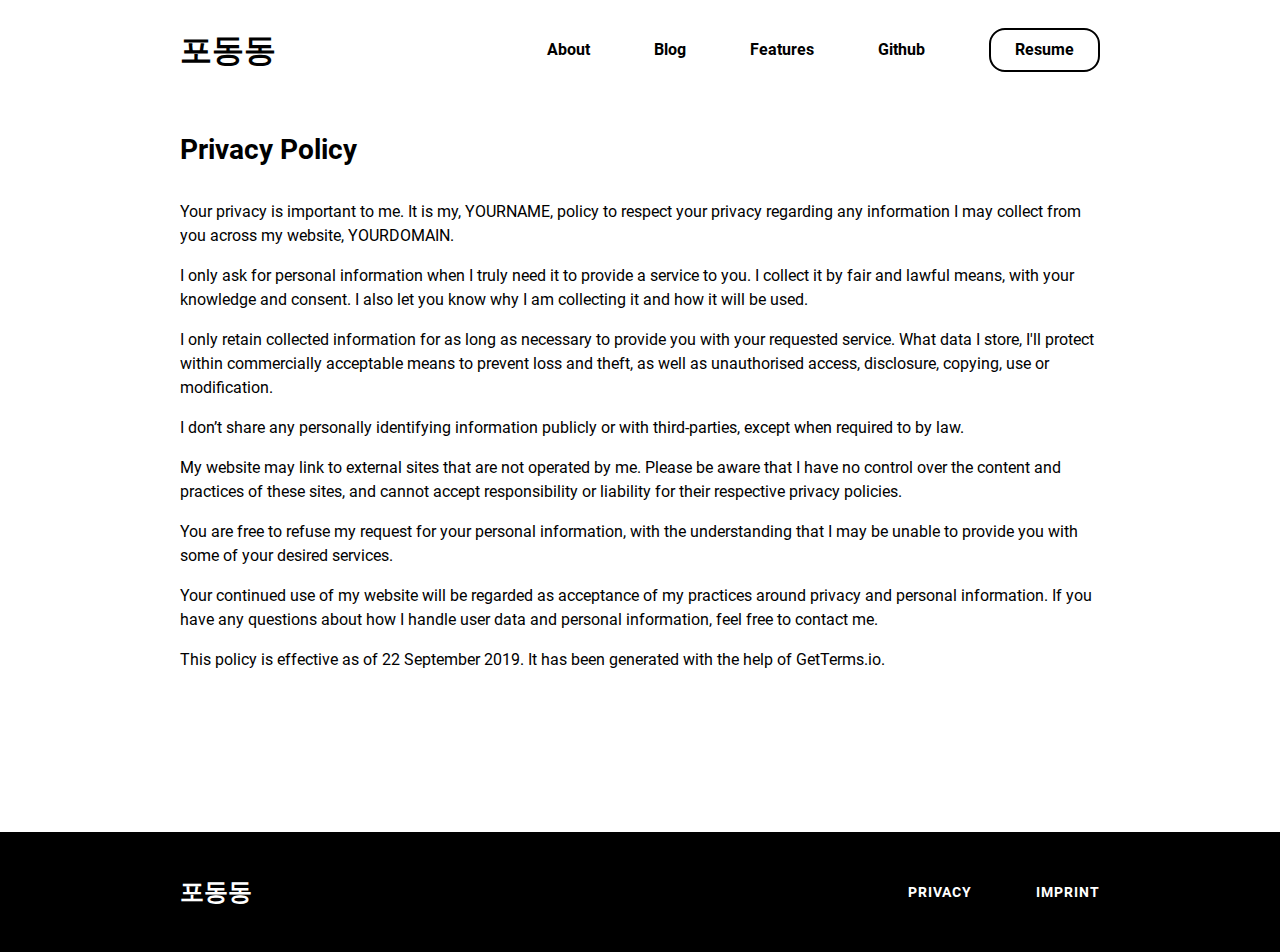
<file: privacy/index.html>
<!DOCTYPE html><html lang="en"><head><meta charSet="utf-8"/><meta http-equiv="x-ua-compatible" content="ie=edge"/><meta name="viewport" content="width=device-width, initial-scale=1, shrink-to-fit=no"/><meta name="theme-color" content="#000000"/><meta data-react-helmet="true" property="twitter:description" content="A Gatsby Starter Project to easily get started with Portfolio Minimal theme."/><meta data-react-helmet="true" property="twitter:title" content="Privacy Policy"/><meta data-react-helmet="true" property="twitter:creator" content="Konstantin Münster"/><meta data-react-helmet="true" property="twitter:card" content="summary"/><meta data-react-helmet="true" property="og:type" content="website"/><meta data-react-helmet="true" property="og:description" content="A Gatsby Starter Project to easily get started with Portfolio Minimal theme."/><meta data-react-helmet="true" property="og:url" content="https://gatsby-starter-portfolio-minimal-theme.netlify.app//privacy/"/><meta data-react-helmet="true" property="og:site_name" content="Privacy Policy"/><meta data-react-helmet="true" property="og:title" content="Privacy Policy"/><meta data-react-helmet="true" name="description" content="A Gatsby Starter Project to easily get started with Portfolio Minimal theme."/><meta data-react-helmet="true" name="robots" content="noindex"/><meta name="generator" content="Gatsby 4.18.0"/><style data-href="/styles.cb52ae2df025f7487b79.css" data-identity="gatsby-global-css">@import url(https://fonts.googleapis.com/css2?family=Fira+Code:wght@400;700&display=swap);@font-face{font-display:swap;font-family:Roboto;font-style:normal;font-weight:400;src:url(/static/roboto-cyrillic-ext-400-normal-804378952da8a10faae2681afaef3d53.woff2) format("woff2"),url(/static/roboto-all-400-normal-c5d001fa922fa66a147f5f3aea5ef30e.woff) format("woff");unicode-range:u+0460-052f,u+1c80-1c88,u+20b4,u+2de0-2dff,u+a640-a69f,u+fe2e-fe2f}@font-face{font-display:swap;font-family:Roboto;font-style:normal;font-weight:400;src:url([data-uri]) format("woff2"),url(/static/roboto-all-400-normal-c5d001fa922fa66a147f5f3aea5ef30e.woff) format("woff");unicode-range:u+0400-045f,u+0490-0491,u+04b0-04b1,u+2116}@font-face{font-display:swap;font-family:Roboto;font-style:normal;font-weight:400;src:url([data-uri]) format("woff2"),url(/static/roboto-all-400-normal-c5d001fa922fa66a147f5f3aea5ef30e.woff) format("woff");unicode-range:u+1f??}@font-face{font-display:swap;font-family:Roboto;font-style:normal;font-weight:400;src:url([data-uri]) format("woff2"),url(/static/roboto-all-400-normal-c5d001fa922fa66a147f5f3aea5ef30e.woff) format("woff");unicode-range:u+0370-03ff}@font-face{font-display:swap;font-family:Roboto;font-style:normal;font-weight:400;src:url([data-uri]) format("woff2"),url(/static/roboto-all-400-normal-c5d001fa922fa66a147f5f3aea5ef30e.woff) format("woff");unicode-range:u+0102-0103,u+0110-0111,u+0128-0129,u+0168-0169,u+01a0-01a1,u+01af-01b0,u+1ea0-1ef9,u+20ab}@font-face{font-display:swap;font-family:Roboto;font-style:normal;font-weight:400;src:url(/static/roboto-latin-ext-400-normal-861b791f9de857a6e7bcf77612740c18.woff2) format("woff2"),url(/static/roboto-all-400-normal-c5d001fa922fa66a147f5f3aea5ef30e.woff) format("woff");unicode-range:u+0100-024f,u+0259,u+1e??,u+2020,u+20a0-20ab,u+20ad-20cf,u+2113,u+2c60-2c7f,u+a720-a7ff}@font-face{font-display:swap;font-family:Roboto;font-style:normal;font-weight:400;src:url(/static/roboto-latin-400-normal-b009a76ad6afe4ebd301e36f847a29be.woff2) format("woff2"),url(/static/roboto-all-400-normal-c5d001fa922fa66a147f5f3aea5ef30e.woff) format("woff");unicode-range:u+00??,u+0131,u+0152-0153,u+02bb-02bc,u+02c6,u+02da,u+02dc,u+2000-206f,u+2074,u+20ac,u+2122,u+2191,u+2193,u+2212,u+2215,u+feff,u+fffd}@font-face{font-display:swap;font-family:Roboto;font-style:normal;font-weight:700;src:url(/static/roboto-cyrillic-ext-700-normal-be4d02458ce53887dc3729735f37b7ae.woff2) format("woff2"),url(/static/roboto-all-700-normal-a457fde362a540fcadff80329251b6ae.woff) format("woff");unicode-range:u+0460-052f,u+1c80-1c88,u+20b4,u+2de0-2dff,u+a640-a69f,u+fe2e-fe2f}@font-face{font-display:swap;font-family:Roboto;font-style:normal;font-weight:700;src:url([data-uri]) format("woff2"),url(/static/roboto-all-700-normal-a457fde362a540fcadff80329251b6ae.woff) format("woff");unicode-range:u+0400-045f,u+0490-0491,u+04b0-04b1,u+2116}@font-face{font-display:swap;font-family:Roboto;font-style:normal;font-weight:700;src:url([data-uri]) format("woff2"),url(/static/roboto-all-700-normal-a457fde362a540fcadff80329251b6ae.woff) format("woff");unicode-range:u+1f??}@font-face{font-display:swap;font-family:Roboto;font-style:normal;font-weight:700;src:url([data-uri]) format("woff2"),url(/static/roboto-all-700-normal-a457fde362a540fcadff80329251b6ae.woff) format("woff");unicode-range:u+0370-03ff}@font-face{font-display:swap;font-family:Roboto;font-style:normal;font-weight:700;src:url([data-uri]) format("woff2"),url(/static/roboto-all-700-normal-a457fde362a540fcadff80329251b6ae.woff) format("woff");unicode-range:u+0102-0103,u+0110-0111,u+0128-0129,u+0168-0169,u+01a0-01a1,u+01af-01b0,u+1ea0-1ef9,u+20ab}@font-face{font-display:swap;font-family:Roboto;font-style:normal;font-weight:700;src:url(/static/roboto-latin-ext-700-normal-ed67ad54b1a8f5d211503d1685cd9249.woff2) format("woff2"),url(/static/roboto-all-700-normal-a457fde362a540fcadff80329251b6ae.woff) format("woff");unicode-range:u+0100-024f,u+0259,u+1e??,u+2020,u+20a0-20ab,u+20ad-20cf,u+2113,u+2c60-2c7f,u+a720-a7ff}@font-face{font-display:swap;font-family:Roboto;font-style:normal;font-weight:700;src:url(/static/roboto-latin-700-normal-227c93190fe7f82de3f802ce0b614d3b.woff2) format("woff2"),url(/static/roboto-all-700-normal-a457fde362a540fcadff80329251b6ae.woff) format("woff");unicode-range:u+00??,u+0131,u+0152-0153,u+02bb-02bc,u+02c6,u+02da,u+02dc,u+2000-206f,u+2074,u+20ac,u+2122,u+2191,u+2193,u+2212,u+2215,u+feff,u+fffd}

/*! normalize.css v8.0.1 | MIT License | github.com/necolas/normalize.css */html{-webkit-text-size-adjust:100%;line-height:1.15}body{margin:0}main{display:block}h1{font-size:2em;margin:.67em 0}hr{box-sizing:content-box;height:0;overflow:visible}pre{font-family:monospace,monospace;font-size:1em}a{background-color:transparent}abbr[title]{border-bottom:none;text-decoration:underline;text-decoration:underline dotted}b,strong{font-weight:bolder}code,kbd,samp{font-family:monospace,monospace;font-size:1em}small{font-size:80%}sub,sup{font-size:75%;line-height:0;position:relative;vertical-align:baseline}sub{bottom:-.25em}sup{top:-.5em}img{border-style:none}button,input,optgroup,select,textarea{font-family:inherit;font-size:100%;line-height:1.15;margin:0}button,input{overflow:visible}button,select{text-transform:none}[type=button],[type=reset],[type=submit],button{-webkit-appearance:button}[type=button]::-moz-focus-inner,[type=reset]::-moz-focus-inner,[type=submit]::-moz-focus-inner,button::-moz-focus-inner{border-style:none;padding:0}[type=button]:-moz-focusring,[type=reset]:-moz-focusring,[type=submit]:-moz-focusring,button:-moz-focusring{outline:1px dotted ButtonText}fieldset{padding:.35em .75em .625em}legend{box-sizing:border-box;color:inherit;display:table;max-width:100%;padding:0;white-space:normal}progress{vertical-align:baseline}textarea{overflow:auto}[type=checkbox],[type=radio]{box-sizing:border-box;padding:0}[type=number]::-webkit-inner-spin-button,[type=number]::-webkit-outer-spin-button{height:auto}[type=search]{-webkit-appearance:textfield;outline-offset:-2px}[type=search]::-webkit-search-decoration{-webkit-appearance:none}::-webkit-file-upload-button{-webkit-appearance:button;font:inherit}details{display:block}summary{display:list-item}[hidden],template{display:none}:root{--breakpoint-xs:480px;--breakpoint-sm:768px;--breakpoint-md:992px;--breakpoint-lg:1200px;--border-radius:1rem;--page-width:62.5rem;--page-padding:0 2.5rem;--header-height:6.25rem;--footer-height:7.5rem}*{box-sizing:border-box}html{scroll-behavior:smooth}body,html{height:100%;width:100%}body{text-rendering:optimizeLegibility;background-color:var(--background-color);color:var(--text-color);font-family:var(--base-font);font-size:1rem;font-weight:400;line-height:1.5rem}body.fixed{overflow:hidden;position:fixed}a{-webkit-text-decoration-skip:ink;color:var(--subtext-color);cursor:pointer;display:inline-block;text-decoration:none;text-decoration-skip-ink:auto}a:hover{outline:0}a:focus{outline-color:var(--subtext-color);outline-style:dotted;outline-width:2px}h1{color:var(--primary-color);font-size:1.75rem;font-weight:700;line-height:2rem;margin:1rem 0}h2{font-size:1.625rem}h2,h3{color:var(--primary-color);font-weight:700;line-height:2rem;margin:2rem 0 1rem}h3{font-size:1.375rem}h4{color:var(--primary-color);font-size:1.125rem;font-weight:700;line-height:2rem;margin:2rem 0 1rem}hr{border-width:.05rem;color:var(--tertiary-color);margin:3rem auto;opacity:.1}u{box-shadow:inset 0 -.5em 0 var(--secondary-color);text-decoration:none;transition:box-shadow .3s ease-out}u:hover{box-shadow:inset 0 -1em 0 var(--secondary-color)}#___gatsby,#gatsby-focus-wrapper{height:100%;width:100%}@media screen and (prefers-reduced-motion:reduce){html{scroll-behavior:auto}}body[data-theme=lightTheme]{--primary-color:#000;--secondary-color:#fff4d9;--tertiary-color:#f2f2f2;--text-color:#000;--subtext-color:#555;--background-color:#fff;--card-background-color:#fff;--scroll-bar-color:rgba(0,0,0,.5);--box-shadow-color:rgba(0,0,0,.16);--box-shadow-hover-color:rgba(0,0,0,.32);--base-font:"Roboto",Arial,sans-serif;--code-block-bg:#f5f6f9;--code-block-var:#da0078;--code-block-num:#bf04b7;--code-block-fun:#3d5afe;--code-block-keyword:#fe4001;--code-block-comment:#7f7f7f;--code-block-tkimp:#fd971f}body[data-theme=darkTheme]{--primary-color:#fafafa;--secondary-color:#341677;--tertiary-color:#252525;--text-color:hsla(0,0%,100%,.87);--subtext-color:#aaa;--background-color:#121212;--card-background-color:#1c1c1c;--scroll-bar-color:hsla(0,0%,100%,.5);--box-shadow-color:rgba(0,0,0,.16);--box-shadow-hover-color:rgba(0,0,0,.32);--base-font:"Roboto",Arial,sans-serif;--code-block-bg:#151f28;--code-block-var:#ff39a7;--code-block-num:#fed703;--code-block-fun:#c653ff;--code-block-keyword:#2bdcff;--code-block-comment:#8292a2;--code-block-tkimp:#fd971f}.style-module--Logo--xzURL{color:var(--primary-color);-webkit-filter:none!important;filter:none!important;font-size:1.75rem;font-weight:900;pointer-events:auto!important;position:relative;-webkit-user-select:auto!important;user-select:auto!important;z-index:13}@-webkit-keyframes fadeIn{0%{opacity:0}to{opacity:1}}@keyframes fadeIn{0%{opacity:0}to{opacity:1}}@-webkit-keyframes fadeOut{0%{opacity:1}to{opacity:0}}@keyframes fadeOut{0%{opacity:1}to{opacity:0}}@-webkit-keyframes fadeUp{0%{opacity:0;-webkit-transform:translateY(20px);transform:translateY(20px)}to{opacity:1;-webkit-transform:translateY(0);transform:translateY(0)}}@keyframes fadeUp{0%{opacity:0;-webkit-transform:translateY(20px);transform:translateY(20px)}to{opacity:1;-webkit-transform:translateY(0);transform:translateY(0)}}@-webkit-keyframes fadeDown{0%{opacity:0;-webkit-transform:translateY(-20px);transform:translateY(-20px)}to{opacity:1;-webkit-transform:translateY(0);transform:translateY(0)}}@keyframes fadeDown{0%{opacity:0;-webkit-transform:translateY(-20px);transform:translateY(-20px)}to{opacity:1;-webkit-transform:translateY(0);transform:translateY(0)}}@-webkit-keyframes fadeLeft{0%{opacity:0;-webkit-transform:translateX(20px);transform:translateX(20px)}to{opacity:1;-webkit-transform:translateX(0);transform:translateX(0)}}@keyframes fadeLeft{0%{opacity:0;-webkit-transform:translateX(20px);transform:translateX(20px)}to{opacity:1;-webkit-transform:translateX(0);transform:translateX(0)}}@-webkit-keyframes scaleIn{0%{opacity:0;-webkit-transform:scaleY(0);transform:scaleY(0)}to{opacity:1;-webkit-transform:scaleY(1);transform:scaleY(1)}}@keyframes scaleIn{0%{opacity:0;-webkit-transform:scaleY(0);transform:scaleY(0)}to{opacity:1;-webkit-transform:scaleY(1);transform:scaleY(1)}}@-webkit-keyframes reduceHeight{0%{height:100%}to{height:0}}@keyframes reduceHeight{0%{height:100%}to{height:0}}@-webkit-keyframes waving-hand{0%{-webkit-transform:rotate(0deg);transform:rotate(0deg)}10%{-webkit-transform:rotate(14deg);transform:rotate(14deg)}20%{-webkit-transform:rotate(-8deg);transform:rotate(-8deg)}30%{-webkit-transform:rotate(14deg);transform:rotate(14deg)}40%{-webkit-transform:rotate(-4deg);transform:rotate(-4deg)}50%{-webkit-transform:rotate(10deg);transform:rotate(10deg)}60%{-webkit-transform:rotate(0deg);transform:rotate(0deg)}to{-webkit-transform:rotate(0deg);transform:rotate(0deg)}}@keyframes waving-hand{0%{-webkit-transform:rotate(0deg);transform:rotate(0deg)}10%{-webkit-transform:rotate(14deg);transform:rotate(14deg)}20%{-webkit-transform:rotate(-8deg);transform:rotate(-8deg)}30%{-webkit-transform:rotate(14deg);transform:rotate(14deg)}40%{-webkit-transform:rotate(-4deg);transform:rotate(-4deg)}50%{-webkit-transform:rotate(10deg);transform:rotate(10deg)}60%{-webkit-transform:rotate(0deg);transform:rotate(0deg)}to{-webkit-transform:rotate(0deg);transform:rotate(0deg)}}.style-module--SplashScreen--vXOkg{align-items:center;background-color:var(--primary-color);display:flex;height:100%;justify-content:center;left:0;position:fixed;top:0;width:100%;z-index:900}.style-module--LogoWrapper--BA0Hc{align-items:center;display:flex;height:4rem;justify-content:center;position:relative;width:auto}.style-module--Backdrop--IqgMA{background-color:var(--primary-color);height:100%;left:0;position:absolute;top:0;width:100%;z-index:1000}.style-module--Footer--pX9BK{align-items:center;background:var(--primary-color);border-top:none;display:flex;flex-direction:row;height:auto;margin-top:2rem;min-height:var(--footer-height);width:100%}.style-module--ContentWrapper--6BjK8{align-items:center;display:flex;flex-direction:row;height:100%;justify-content:space-between;margin:0 auto;max-width:var(--page-width);padding:var(--page-padding);width:100%}.style-module--Links--Lg8lq{display:flex;flex-direction:row;justify-content:space-between;width:auto}.style-module--Links--Lg8lq a{color:var(--background-color);font-size:.875rem;font-weight:700;letter-spacing:1px;margin-right:2rem;text-transform:uppercase}.style-module--Links--Lg8lq a:last-child{margin-right:0}@media (min-width:768px){.style-module--Links--Lg8lq a{margin-right:4rem}}.style-module--Header--mZOzg{align-items:center;background:var(--background-color);display:flex;flex-direction:row;height:auto;min-height:var(--header-height);width:100%}.style-module--ContentWrapper --XYxH4{align-items:center;display:flex;height:100%;justify-content:space-between;margin:0 auto;max-width:var(--page-width);padding:var(--page-padding);width:100%}.style-module--Burger--GrdOa{background:transparent;border:none;cursor:pointer;display:flex;flex-direction:column;height:2rem;justify-content:space-around;padding:0;width:2rem;z-index:12}.style-module--Burger--GrdOa:focus{outline:none}.style-module--Burger--GrdOa div{background:var(--primary-color);border-radius:.625rem;height:.25rem;position:relative;-webkit-transform-origin:1px;transform-origin:1px;transition:all .3s ease-in-out;width:2rem}.style-module--Burger--GrdOa div:first-child{-webkit-transform:rotate(0);transform:rotate(0)}.style-module--Burger--GrdOa div:nth-child(2){opacity:1;-webkit-transform:translateX(0);transform:translateX(0)}.style-module--Burger--GrdOa div:nth-child(3){-webkit-transform:rotate(0);transform:rotate(0)}.style-module--TopNavigationBar--V0syT{align-items:center;background:var(--background-color);display:flex;justify-content:space-between;width:auto}.style-module--TopNavigationBar--V0syT a{color:var(--primary-color);font-size:1rem;font-weight:700;margin-right:4rem;padding:0;position:relative;text-align:center}.style-module--TopNavigationBar--V0syT a:last-child{margin-right:0}.style-module--TopNavigationBar--V0syT a.style-module--NavLink--lBAYL:before{background-color:var(--primary-color);bottom:-.125rem;content:"";height:.1563rem;position:absolute;transition:.2s ease-out;width:0}.style-module--TopNavigationBar--V0syT a.style-module--NavLink--lBAYL:hover:before{width:100%}.style-module--TopNavigationBar--V0syT a.style-module--CtaButton--z3hq0{background:var(--background-color);border:.125rem solid var(--primary-color);border-radius:var(--border-radius);height:auto;padding:.5rem 1.5rem;transition:20ms ease-out;width:auto}.style-module--TopNavigationBar--V0syT a.style-module--CtaButton--z3hq0:hover{background:var(--primary-color);color:var(--background-color)}.style-module--SideBarWrapper--5xUjZ{bottom:0;display:block;height:100vh;outline:0;position:fixed;right:0;top:0;-webkit-transform:translateX(100%);transform:translateX(100%);transition:all .3s ease-in-out;visibility:hidden;width:100%;z-index:10}.style-module--SideNavigationBar--V6e\+O{background:var(--background-color);display:flex;flex-direction:column;height:100vh;justify-content:center;margin-left:auto;padding:2rem;position:relative;right:0;text-align:left;width:55%}.style-module--SideNavigationBar--V6e\+O a{color:var(--primary-color);font-size:1.5rem;font-weight:700;padding:1.5rem 0;text-align:center}.style-module--SideNavigationBar--V6e\+O a.style-module--CtaButton--z3hq0{background:var(--background-color);border:.125rem solid var(--primary-color);border-radius:var(--border-radius);height:auto;margin:1.5rem auto;padding:1rem 1.5rem;width:auto}.style-module--SideBarBackdrop--\+0cBv{background:rgba(0,0,0,.3);display:none;height:100%;left:0;position:fixed;top:0;transition:all .3s ease-in-out;width:100%;z-index:9}.style-module--Blurred--8gPkd footer,.style-module--Blurred--8gPkd main{-webkit-filter:blur(5px);filter:blur(5px);overflow:hidden;pointer-events:none;transition:all .3s ease-out;-webkit-user-select:none;user-select:none}.CookieConsent{align-items:center;background:var(--primary-color);border-radius:var(--border-radius);color:var(--background-color);display:flex;flex-direction:column;justify-content:space-between;margin:0 auto;max-width:var(--page-width);padding:1rem 2rem;width:90%}.CookieConsent button{background-color:var(--primary-color);border:2px solid var(--background-color);border-radius:var(--border-radius);color:var(--background-color);font-size:.875rem;font-weight:700;height:3rem;margin:0 1rem 0 0;outline:none;padding:1rem;text-align:center;text-decoration:none;text-transform:uppercase;width:8rem}.CookieConsent button:active,.CookieConsent button:focus,.CookieConsent button:hover{cursor:pointer;outline:none}.CookieConsent button#confirm{background-color:var(--background-color);border:none;color:var(--primary-color);margin:0}@media (min-width:992px){.CookieConsent{flex-direction:row}}.style-module--CookieBar--kxAGJ{bottom:1rem;left:0;margin:0;position:fixed;width:100%;z-index:999}.style-module--Layout--s6yp3{display:grid;grid-template-columns:100%;grid-template-rows:auto 1fr auto;margin:0 auto;min-height:100%;width:100%}.style-module--Layout--s6yp3 main{margin-top:2rem}.style-module--Section--HYcY6{background:var(--background-color);height:auto;scroll-margin-top:60px;width:100%}.style-module--Section--HYcY6 .style-module--Heading--LAAvY{font-size:1.75rem;line-height:2.25rem;margin:0 0 2rem}.style-module--ContentWrapper --Nt3lH{height:100%;margin:0 auto 8rem;max-width:var(--page-width);padding:var(--page-padding);width:100%}.style-module--AuthorSnippet--fHN99{align-items:flex-start;display:flex;flex-direction:column;justify-content:space-between;max-width:660px;padding:0;width:100%}.style-module--AuthorSnippet--fHN99 .style-module--Avatar--HiziA{border-radius:50%;height:100px;width:100px}.style-module--AuthorSnippet--fHN99 .style-module--Description--G71wk{margin-top:1rem;width:100%}.style-module--AuthorSnippet--fHN99 .style-module--WrittenBy--GBoAA{color:var(--subtext-color);font-size:.875rem;letter-spacing:.5px}.style-module--AuthorSnippet--fHN99 .style-module--Bio--L9jdK{margin:.5rem 0}@media screen and (min-width:768px){.style-module--AuthorSnippet--fHN99{align-items:center;flex-direction:row;justify-content:space-between;padding:var(--page-padding)}.style-module--AuthorSnippet--fHN99 .style-module--Description--G71wk{max-width:27.5rem;width:100%}}.style-module--Breadcrumb--FUh7R{background-color:var(--subtext-color);border-radius:var(--border-radius);display:inline-block;font-size:12px;font-weight:400;margin-bottom:2rem;padding:0 .5rem}.style-module--Breadcrumb--FUh7R a{letter-spacing:1px}.style-module--Breadcrumb--FUh7R .style-module--BackArrow--92zoa,.style-module--Breadcrumb--FUh7R a{color:var(--background-color)}.style-module--Breadcrumb--FUh7R .style-module--BackArrow--92zoa{margin-right:.25rem}.style-module--Article--pFdyf{height:100%;margin:0 auto;max-width:740px;padding:var(--page-padding);width:100%}.style-module--Article--pFdyf .style-module--Banner--y9rID,.style-module--Article--pFdyf .style-module--Body--nax22,.style-module--Article--pFdyf .style-module--Footer--1Aj9z,.style-module--Article--pFdyf .style-module--Header--H6-D9{margin-bottom:3rem}.style-module--Article--pFdyf .style-module--Category--1CoYz{color:var(--subtext-color);display:block;font-size:.875rem;font-weight:700;letter-spacing:1px;text-transform:uppercase}.style-module--Article--pFdyf .style-module--Details--kmdiu{font-size:.875rem;letter-spacing:.5px}.style-module--Article--pFdyf .style-module--ReadingTime--RSBki{margin-left:.5rem}.style-module--Article--pFdyf .style-module--ReadingTime--RSBki:before{content:"–";margin-right:.5rem}.style-module--Article--pFdyf .style-module--BannerImage--ccjd3{border-radius:var(--border-radius);margin-bottom:0}.style-module--Article--pFdyf .style-module--BannerCaption--VRhK6{display:block;font-size:.875rem;letter-spacing:.5px;text-align:center}.style-module--Article--pFdyf .style-module--Body--nax22 .style-module--Content--pkA2h{font-size:1.125rem;line-height:2rem;margin-bottom:3rem}.style-module--Article--pFdyf .style-module--Body--nax22 .style-module--Keyword--miw0l{background-color:var(--tertiary-color);border-radius:.5rem;color:var(--subtext-color);font-size:.875rem;margin-right:.5rem;padding:.125rem .375rem}.style-module--Article--pFdyf .style-module--Footer--1Aj9z{border-top:3px solid var(--tertiary-color);padding-top:3rem}code[class*=language-],pre[class*=language-]{word-wrap:normal;background:none;color:var(--primary-color);font-family:Fira Code,Consolas,Monaco,Andale Mono,Ubuntu Mono,monospace;font-size:1rem;-webkit-hyphens:none;hyphens:none;line-height:1.5;-o-tab-size:4;tab-size:4;text-align:left;white-space:pre;word-break:normal;word-spacing:normal}pre[class*=language-]{border-radius:1.2em;margin:.5em 0;overflow:auto;padding:1em}:not(pre)>code[class*=language-],pre[class*=language-]{background:var(--code-block-bg)}:not(pre)>code[class*=language-]{border-radius:.4em;padding:.3em;white-space:normal}.token.cdata,.token.comment,.token.doctype,.token.prolog{color:var(--code-block-comment)}.token.punctuation{color:var(--primary-color)}.token.namespace{opacity:.7}.token.constant,.token.deleted,.token.property,.token.symbol,.token.tag{color:var(--code-block-var)}.token.boolean,.token.number{color:var(--code-block-num)}.token.attr-name,.token.builtin,.token.char,.token.inserted,.token.selector,.token.string{color:var(--code-block-fun)}.language-css .token.string,.style .token.string,.token.entity,.token.operator,.token.url,.token.variable{color:var(--primary-color)}.token.atrule,.token.attr-value,.token.class-name,.token.function{color:var(--code-block-fun)}.token.keyword{color:var(--code-block-keyword)}.token.important,.token.regex{color:var(--code-block-tkimp)}.token.bold,.token.important{font-weight:700}.token.italic{font-style:italic}.token.entity{cursor:help}.style-module--SlideContainer--YL8oD{-webkit-overflow-scrolling:touch;margin:0 -2.5rem;overflow-x:auto;overflow-y:hidden;padding:var(--page-padding);padding-bottom:.5rem;white-space:nowrap}.style-module--SlideContainer--YL8oD::-webkit-scrollbar{display:none}@media (hover:hover){.style-module--SlideContainer--YL8oD{scrollbar-color:var(--scroll-bar-color)}.style-module--SlideContainer--YL8oD::-webkit-scrollbar{-webkit-appearance:none;display:block}.style-module--SlideContainer--YL8oD::-webkit-scrollbar:horizontal{height:.8rem}.style-module--SlideContainer--YL8oD::-webkit-scrollbar-thumb{background-color:var(--scroll-bar-color);border:.2rem solid var(--background-color);border-radius:8px}.style-module--SlideContainer--YL8oD::-webkit-scrollbar-track{background-color:var(--background-color);border-radius:8px}}.style-module--Profile--yX-7v{background:var(--background-color);background:linear-gradient(to right,var(--primary-color) 50%,var(--background-color) 50%);background-position:100% 100%;background-size:205% 100%;border:.125rem solid var(--primary-color);border-radius:var(--border-radius);color:var(--primary-color);font-size:1rem;height:auto;margin-right:.5rem;padding:.3rem 1.25rem;transition:all .1s ease-out;width:auto}.style-module--Profile--yX-7v:hover{background-position:0 100%;color:var(--background-color)}.style-module--Profile--yX-7v svg{height:1rem;margin-bottom:-.05rem;margin-right:.25rem;width:1rem}.style-module--Profile--yX-7v:hover svg{-webkit-filter:invert(1);filter:invert(1)}@media (min-width:768px){.style-module--Profile--yX-7v{margin-right:1rem}}.style-module--HeroContainer--BhoBj{display:flex}.style-module--Hero--Evv0u{display:flex;flex-direction:column;justify-content:center;min-height:50vh}.style-module--Hero--Evv0u .style-module--Title--Twdkw{font-size:2rem;font-weight:700;line-height:2.375rem;margin:0 0 1.5rem}.style-module--Hero--Evv0u .style-module--Subtitle--qhIz8{font-size:1.25rem;font-weight:700;line-height:1.5rem;margin:-.5rem 0 0}.style-module--Hero--Evv0u p{font-size:1.125rem;margin-bottom:2rem}.style-module--Intro--agHzQ{align-items:center;display:flex;justify-content:flex-start}.style-module--ImagePrefix--bcT3l{color:var(--primary-color);display:inline-block;font-size:2rem;font-weight:700;line-height:3rem}.style-module--Image--jVafd{display:inline-block;height:36px;margin-left:1rem;-webkit-transform-origin:70% 70%;transform-origin:70% 70%;width:36px}@media (min-width:768px){.style-module--Hero--Evv0u .style-module--Title--Twdkw{font-size:2.625rem;line-height:4rem;margin-bottom:0}.style-module--Hero--Evv0u .style-module--Subtitle--qhIz8{font-size:2rem;line-height:3rem}.style-module--ImagePrefix--bcT3l{font-size:2.625rem;line-height:4rem}.style-module--Image--jVafd{height:48px;width:48px}}.style-module--heroImageCont--IOf1O{flex:25% 1;margin-bottom:auto;margin-top:auto;padding:0 3rem 3rem 0;width:100%}.style-module--heroImageCont--IOf1O .style-module--heroImage--njYd\+{border-radius:50%;width:100%}@media (max-width:768px){.style-module--HeroContainer--BhoBj{flex-direction:column;margin-bottom:50px}.style-module--Hero--Evv0u{display:block}}.style-module--Card--xmHd-{background:var(--card-color);border-radius:var(--border-radius);box-shadow:0 5px 15px var(--box-shadow-color);display:inline-flex;flex-direction:column;height:auto;justify-content:space-around;margin:1rem 2.5rem 2rem 0;min-height:12rem;transition:box-shadow .3s ease-out;white-space:normal;width:16.25rem}.style-module--Card--xmHd-:hover{box-shadow:0 5px 15px var(--box-shadow-hover-color)}.style-module--Card--xmHd- .style-module--Banner--1AHea{background:var(--tertiary-color);border-top-left-radius:var(--border-radius);border-top-right-radius:var(--border-radius);height:5rem}.style-module--Card--xmHd- .style-module--ImageWrapper--UDAGh{height:100%;max-height:5rem}.style-module--Card--xmHd- .style-module--Image--Q-EOT{border-top-left-radius:var(--border-radius);border-top-right-radius:var(--border-radius)}.style-module--Card--xmHd- .style-module--DescriptionWrapper--X4Z6Q{display:flex;flex-direction:column;height:auto;justify-content:center;padding:2rem 1rem}.style-module--Card--xmHd- .style-module--Category--7rkhy{color:var(--primary-color);font-weight:700;letter-spacing:1px;text-transform:uppercase}.style-module--Card--xmHd- .style-module--Title--3nDZX{font-size:1rem;font-weight:400;line-height:1.5rem;margin:.25rem 0}.style-module--Card--xmHd- .style-module--Details--W6Sx5{color:var(--subtext-color);font-size:.75rem;letter-spacing:.5px}.style-module--Card--xmHd- .style-module--ReadingTime--oDks7{margin-left:.25rem}.style-module--Card--xmHd- .style-module--ReadingTime--oDks7:before{content:"–";margin-right:.25rem}.style-module--Articles--RF2oE{align-items:center;display:flex;flex-direction:row;justify-content:flex-start}.style-module--About--D2YAT{display:flex;flex-direction:column;justify-content:space-between}.style-module--About--D2YAT .style-module--Description--LgGZH{margin-bottom:3rem;max-width:31.25rem;width:100%}.style-module--About--D2YAT .style-module--ImageWrapper--pBujx{max-width:18rem;width:100%}.style-module--About--D2YAT .style-module--Image--V-O8y{border-radius:var(--border-radius);box-shadow:0 0 2.5rem rgba(0,0,0,.16);-webkit-filter:grayscale(20%) contrast(1) brightness(90%);filter:grayscale(20%) contrast(1) brightness(90%)}@media (min-width:768px){.style-module--About--D2YAT{flex-direction:row;justify-content:space-between}.style-module--About--D2YAT .style-module--Description--LgGZH{margin-bottom:0;margin-right:3rem}.style-module--About--D2YAT .style-module--ImageWrapper--pBujx{margin-top:-2rem}}.style-module--Button--grH1j{background-color:var(--primary-color);border:none;border-radius:var(--border-radius);color:var(--background-color);display:inline-block;font-size:1rem;font-weight:700;height:100%;margin:0 auto;max-width:15.625rem;padding:.8rem 1.5rem;text-align:center;text-decoration:none;width:100%}.style-module--Button--grH1j:active,.style-module--Button--grH1j:hover{cursor:pointer;outline:none}.style-module--Button--grH1j:focus{outline-color:var(--subtext-color);outline-style:dotted;outline-width:2px}.style-module--Listing--UuymE{align-items:stretch;display:flex;flex-direction:row;flex-wrap:wrap;justify-content:flex-start}.style-module--Filter--MTd\+O{margin-bottom:3rem}.style-module--Filter--MTd\+O .style-module--Options--NRW7S{margin-top:1rem}.style-module--Filter--MTd\+O .style-module--Option--g7uSm{border:2px solid var(--subtext-color);border-radius:var(--border-radius);color:var(--subtext-color);cursor:pointer;display:inline-block;font-size:.875rem;font-weight:400;height:2.3125rem;line-height:2.2rem;margin-right:1rem;padding:0 1.5rem;width:auto}.style-module--Filter--MTd\+O .style-module--Option--g7uSm.style-module--Selected--8xZTc{border-color:var(--primary-color);color:var(--primary-color);font-weight:700}.style-module--LoadMore--i0wHR{margin-top:3rem;text-align:center}@media (hover:hover){.style-module--Filter--MTd\+O .style-module--Option--g7uSm:active,.style-module--Filter--MTd\+O .style-module--Option--g7uSm:hover{border-color:var(--primary-color);color:var(--primary-color);font-weight:700}}.style-module--Interests--PTs7f{-webkit-column-gap:1rem;column-gap:1rem;display:grid;grid-auto-flow:row;grid-template-columns:repeat(1,17.5rem);row-gap:1rem}.style-module--Interest--S-1PG{align-items:center;background:var(--card-background-color);border:.125rem solid var(--primary-color);border-radius:var(--border-radius);display:inline-flex;height:3rem;justify-content:flex-start;padding:1rem;width:17.5rem}.style-module--Interests--PTs7f button{max-width:17.5rem}.style-module--Interest--S-1PG .style-module--Icon--S2\+P5{margin-right:.5rem}@media (min-width:600px){.style-module--Interests--PTs7f{grid-template-columns:repeat(2,15.625rem)}.style-module--Interest--S-1PG{width:15.625rem}.style-module--Interests--PTs7f button{max-width:15.625rem}}@media (min-width:880px){.style-module--Interests--PTs7f{grid-template-columns:repeat(3,15.625rem)}}.style-module--Project--bSesc{align-items:center;display:flex;flex-direction:column-reverse;flex-shrink:0;justify-content:flex-end;margin-bottom:2rem;margin-top:3rem;max-width:20rem;padding-right:2.5rem;white-space:normal}.style-module--Project--bSesc .style-module--Details--8i8Oa{display:flex;flex-direction:column;margin-top:3rem;max-width:25rem;width:100%}.style-module--Project--bSesc .style-module--Details--8i8Oa .style-module--Category--8wNOB{font-size:.875rem;letter-spacing:1px;line-height:1rem;text-transform:uppercase}.style-module--Project--bSesc .style-module--Details--8i8Oa .style-module--Title--hQGtV{font-size:1.375rem;font-weight:700;line-height:1.625rem;margin-bottom:.625rem;margin-top:.625rem}.style-module--Project--bSesc .style-module--Details--8i8Oa .style-module--Tags--15NuW{display:flex;flex-wrap:wrap;line-height:1.2rem;margin-top:1.5rem}.style-module--Project--bSesc .style-module--Details--8i8Oa .style-module--Tags--15NuW span{margin-bottom:1rem;margin-right:1rem}.style-module--Project--bSesc .style-module--Details--8i8Oa .style-module--Links--dgKuy{align-items:center;display:flex;justify-content:flex-start;margin-top:1rem;width:100%}.style-module--Project--bSesc .style-module--Details--8i8Oa .style-module--Links--dgKuy a{display:inline-block;margin-right:2rem}.style-module--Project--bSesc .style-module--Details--8i8Oa .style-module--Links--dgKuy svg{height:1.3rem;transition:all .3s ease-out;width:1.3rem}.style-module--Project--bSesc .style-module--Details--8i8Oa .style-module--Links--dgKuy svg:hover{fill:var(--primary-color)}.style-module--Project--bSesc .style-module--ProjectImageWrapper--Zo9iV{border-radius:var(--border-radius);box-shadow:0 0 2.5rem var(--box-shadow-color);height:15rem;max-width:25rem;transition:all .3s ease-out;width:100%}.style-module--Project--bSesc .style-module--ProjectImageWrapper--Zo9iV:hover{box-shadow:0 0 2.5rem var(--box-shadow-hover-color);-webkit-transform:translate3d(0,-.125rem,0);transform:translate3d(0,-.125rem,0)}.style-module--Project--bSesc .style-module--ProjectImage--ju6ZI{border-radius:var(--border-radius)}@media (min-width:480px){.style-module--Project--bSesc{max-width:25rem;padding-right:5rem}}@media (min-width:992px){.style-module--Project--bSesc{flex-direction:row;flex-shrink:1;justify-content:space-between;margin-bottom:8rem;max-width:62.5rem;padding-right:0}.style-module--Project--bSesc .style-module--Details--8i8Oa{margin-top:0}.style-module--Project--bSesc .style-module--ProjectImageWrapper--Zo9iV{height:18.75rem}}.style-module--Projects--pBlNb{display:flex;flex-direction:row;margin-top:-2rem}.style-module--MoreProjects--BjdQw{margin-top:4rem;text-align:center}@media (min-width:992px){.style-module--Projects--pBlNb{flex-direction:column;margin-top:0}.style-module--MoreProjects--BjdQw{margin-top:0}}.style-module--Contact--HG\+De{max-width:45rem;width:100%}.style-module--Contact--HG\+De .style-module--Description--h66q4{margin-bottom:0;margin-top:0}.style-module--Contact--HG\+De .style-module--Profile--OwryU{display:flex;flex-direction:column;justify-content:flex-start;margin-bottom:2rem;margin-top:3rem}.style-module--Contact--HG\+De .style-module--Profile--OwryU .style-module--Avatar---aTHW{border-radius:50%;margin-bottom:2rem;margin-right:4rem;max-width:8.75rem;width:100%}.style-module--Contact--HG\+De .style-module--Profile--OwryU .style-module--ContactDetails--cNpIa{font-size:1.125rem;line-height:2rem}.style-module--Contact--HG\+De .style-module--Profile--OwryU .style-module--ContactDetails--cNpIa .style-module--Name--gkj6S{font-weight:700}@media (min-width:768px){.style-module--Contact--HG\+De .style-module--Profile--OwryU{align-items:center;flex-direction:row;margin-bottom:3rem}.style-module--Contact--HG\+De .style-module--Profile--OwryU .style-module--Avatar---aTHW{margin-bottom:0}}</style><title data-react-helmet="true">Privacy Policy · Portfolio Minimal</title><style>.gatsby-image-wrapper{position:relative;overflow:hidden}.gatsby-image-wrapper picture.object-fit-polyfill{position:static!important}.gatsby-image-wrapper img{bottom:0;height:100%;left:0;margin:0;max-width:none;padding:0;position:absolute;right:0;top:0;width:100%;object-fit:cover}.gatsby-image-wrapper [data-main-image]{opacity:0;transform:translateZ(0);transition:opacity .25s linear;will-change:opacity}.gatsby-image-wrapper-constrained{display:inline-block;vertical-align:top}</style><noscript><style>.gatsby-image-wrapper noscript [data-main-image]{opacity:1!important}.gatsby-image-wrapper [data-placeholder-image]{opacity:0!important}</style></noscript><script type="module">const e="undefined"!=typeof HTMLImageElement&&"loading"in HTMLImageElement.prototype;e&&document.body.addEventListener("load",(function(e){const t=e.target;if(void 0===t.dataset.mainImage)return;if(void 0===t.dataset.gatsbyImageSsr)return;let a=null,n=t;for(;null===a&&n;)void 0!==n.parentNode.dataset.gatsbyImageWrapper&&(a=n.parentNode),n=n.parentNode;const o=a.querySelector("[data-placeholder-image]"),r=new Image;r.src=t.currentSrc,r.decode().catch((()=>{})).then((()=>{t.style.opacity=1,o&&(o.style.opacity=0,o.style.transition="opacity 500ms linear")}))}),!0);</script><link rel="sitemap" type="application/xml" href="/sitemap/sitemap-index.xml"/><link rel="icon" href="/favicon-32x32.png?v=d48eafceaf44a7dcd7ae15ab27bfe91b" type="image/png"/><link rel="manifest" href="/manifest.webmanifest" crossorigin="anonymous"/><link rel="apple-touch-icon" sizes="48x48" href="/icons/icon-48x48.png?v=d48eafceaf44a7dcd7ae15ab27bfe91b"/><link rel="apple-touch-icon" sizes="72x72" href="/icons/icon-72x72.png?v=d48eafceaf44a7dcd7ae15ab27bfe91b"/><link rel="apple-touch-icon" sizes="96x96" href="/icons/icon-96x96.png?v=d48eafceaf44a7dcd7ae15ab27bfe91b"/><link rel="apple-touch-icon" sizes="144x144" href="/icons/icon-144x144.png?v=d48eafceaf44a7dcd7ae15ab27bfe91b"/><link rel="apple-touch-icon" sizes="192x192" href="/icons/icon-192x192.png?v=d48eafceaf44a7dcd7ae15ab27bfe91b"/><link rel="apple-touch-icon" sizes="256x256" href="/icons/icon-256x256.png?v=d48eafceaf44a7dcd7ae15ab27bfe91b"/><link rel="apple-touch-icon" sizes="384x384" href="/icons/icon-384x384.png?v=d48eafceaf44a7dcd7ae15ab27bfe91b"/><link rel="apple-touch-icon" sizes="512x512" href="/icons/icon-512x512.png?v=d48eafceaf44a7dcd7ae15ab27bfe91b"/></head><body data-theme="lightTheme"><div id="___gatsby"><div style="outline:none" tabindex="-1" id="gatsby-focus-wrapper"><div class="style-module--Layout--s6yp3"><header class="style-module--Header--mZOzg"><div class="style-module--ContentWrapper --XYxH4" style="opacity:0"><a aria-label="home" href="/"><div class="style-module--Logo--xzURL" aria-roledescription="logo" style="font-size:2rem;color:var(--primary-color">포동동</div></a><div class="style-module--Burger--GrdOa"><div></div><div></div><div></div></div><div class="style-module--SideBarWrapper--5xUjZ" aria-hidden="true" tabindex="-1"><nav class="style-module--SideNavigationBar--V6e+O"><a class="style-module--NavLink--lBAYL" href="/#about">About</a><a class="style-module--NavLink--lBAYL" href="/blog">Blog</a><a class="style-module--NavLink--lBAYL" href="/#features">Features</a><a class="style-module--NavLink--lBAYL" href="/#github">Github</a><a href="/resume.pdf" target="_blank" rel="noopener noreferrer" class="style-module--CtaButton--z3hq0">Resume</a></nav></div><div class="style-module--SideBarBackdrop--+0cBv"></div></div></header><main><section id="privacy" class="style-module--Section--HYcY6"><div class="style-module--ContentWrapper --Nt3lH"><h3 class="style-module--Heading--LAAvY">Privacy Policy</h3><div><p>Your privacy is important to me. It is my, YOURNAME, policy to respect your privacy regarding any information I may collect from you across my website, YOURDOMAIN.</p>
<p>I only ask for personal information when I truly need it to provide a service to you. I collect it by fair and lawful means, with your knowledge and consent. I also let you know why I am collecting it and how it will be used.</p>
<p>I only retain collected information for as long as necessary to provide you with your requested service. What data I store, I'll protect within commercially acceptable means to prevent loss and theft, as well as unauthorised access, disclosure, copying, use or modification.</p>
<p>I don’t share any personally identifying information publicly or with third-parties, except when required to by law.</p>
<p>My website may link to external sites that are not operated by me. Please be aware that I have no control over the content and practices of these sites, and cannot accept responsibility or liability for their respective privacy policies.</p>
<p>You are free to refuse my request for your personal information, with the understanding that I may be unable to provide you with some of your desired services.</p>
<p>Your continued use of my website will be regarded as acceptance of my practices around privacy and personal information. If you have any questions about how I handle user data and personal information, feel free to contact me.</p>
<p>This policy is effective as of 22 September 2019. It has been generated with the help of GetTerms.io.</p></div></div></section></main><footer class="style-module--Footer--pX9BK" style="background:var(--primary-color)"><div class="style-module--ContentWrapper--6BjK8"><a aria-label="home" href="/"><div class="style-module--Logo--xzURL" aria-roledescription="logo" style="font-size:1.5rem;color:var(--background-color)">포동동</div></a><div class="style-module--Links--Lg8lq"><a aria-label="Privacy" style="color:var(--background-color)" href="/privacy">Privacy</a><a aria-label="Imprint" style="color:var(--background-color)" href="/imprint">Imprint</a></div></div></footer></div></div><div id="gatsby-announcer" style="position:absolute;top:0;width:1px;height:1px;padding:0;overflow:hidden;clip:rect(0, 0, 0, 0);white-space:nowrap;border:0" aria-live="assertive" aria-atomic="true"></div></div><script id="gatsby-script-loader">/*<![CDATA[*/window.pagePath="/privacy/";window.___webpackCompilationHash="796f50a41d5db165629f";/*]]>*/</script><script id="gatsby-chunk-mapping">/*<![CDATA[*/window.___chunkMapping={"polyfill":["/polyfill-a0ae96764244e16a357f.js"],"app":["/app-5065e94e381b84841042.js"],"component---cache-caches-gatsby-plugin-offline-app-shell-js":["/component---cache-caches-gatsby-plugin-offline-app-shell-js-342b8d1cd7261a1b5b72.js"],"component---node-modules-gatsby-theme-portfolio-minimal-src-pages-404-tsx":["/component---node-modules-gatsby-theme-portfolio-minimal-src-pages-404-tsx-9b0fe2b28e864e2702b8.js"],"component---node-modules-gatsby-theme-portfolio-minimal-src-templates-article-index-tsx":["/component---node-modules-gatsby-theme-portfolio-minimal-src-templates-article-index-tsx-f10cf0c3cd8036944639.js"],"component---node-modules-gatsby-theme-portfolio-minimal-src-templates-article-listing-index-tsx":["/component---node-modules-gatsby-theme-portfolio-minimal-src-templates-article-listing-index-tsx-4de01692dc9f78f7f4c9.js"],"component---src-pages-imprint-js":["/component---src-pages-imprint-js-d5ce5725b54d98d6d89c.js"],"component---src-pages-index-js":["/component---src-pages-index-js-9fd7a57c3bf72c9f1d83.js"],"component---src-pages-privacy-js":["/component---src-pages-privacy-js-4dab15658d31812c89c0.js"]};/*]]>*/</script><script src="/polyfill-a0ae96764244e16a357f.js" nomodule=""></script><script src="/app-5065e94e381b84841042.js" async=""></script><script src="/framework-cd44452038f65a62a1ec.js" async=""></script><script src="/webpack-runtime-742083382deb3914a681.js" async=""></script></body></html>
</file>
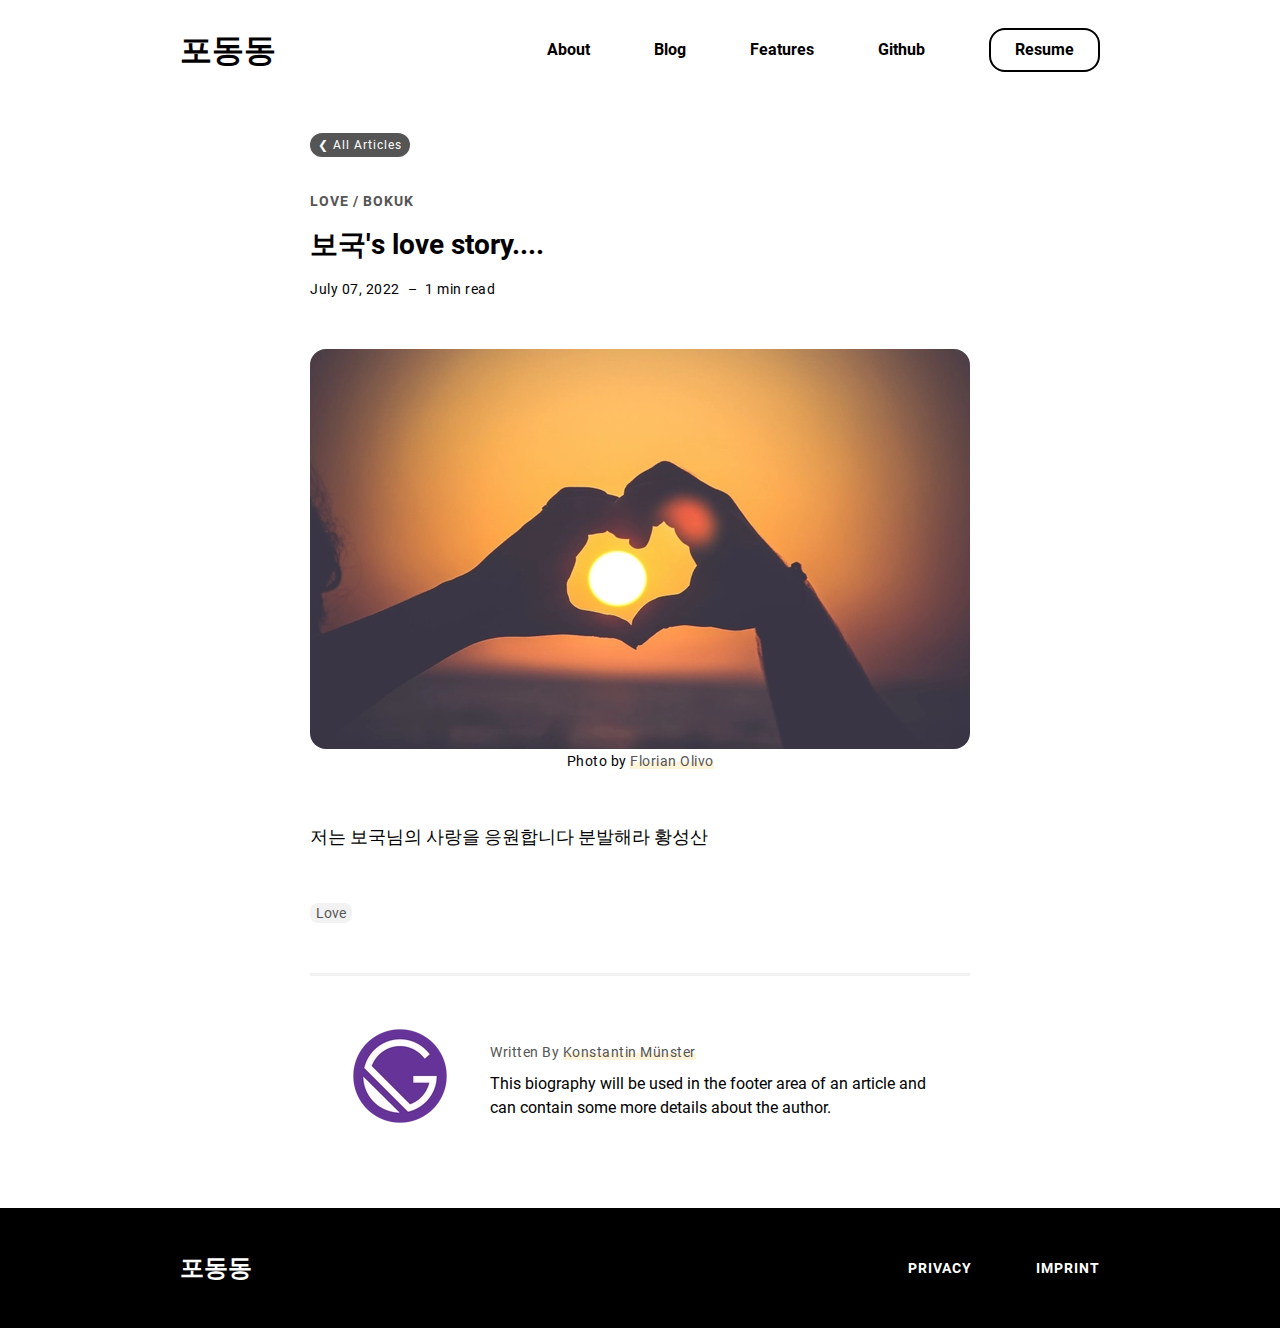
<file: love-story-bk/real_love_bk/index.html>
<!DOCTYPE html><html lang="en"><head><meta charSet="utf-8"/><meta http-equiv="x-ua-compatible" content="ie=edge"/><meta name="viewport" content="width=device-width, initial-scale=1, shrink-to-fit=no"/><meta name="theme-color" content="#000000"/><meta data-react-helmet="true" property="twitter:description" content="보국님의 주말 서울 나들이를 응원합니다."/><meta data-react-helmet="true" property="twitter:title" content="보국&#x27;s love story...."/><meta data-react-helmet="true" property="twitter:creator" content="Konstantin Münster"/><meta data-react-helmet="true" property="twitter:card" content="summary"/><meta data-react-helmet="true" property="og:type" content="website"/><meta data-react-helmet="true" property="og:description" content="보국님의 주말 서울 나들이를 응원합니다."/><meta data-react-helmet="true" property="og:url" content="https://gatsby-starter-portfolio-minimal-theme.netlify.app//love-story-bk/real_love_bk/"/><meta data-react-helmet="true" property="og:site_name" content="보국&#x27;s love story...."/><meta data-react-helmet="true" property="og:title" content="보국&#x27;s love story...."/><meta data-react-helmet="true" name="description" content="보국님의 주말 서울 나들이를 응원합니다."/><meta name="generator" content="Gatsby 4.18.0"/><style data-href="/styles.cb52ae2df025f7487b79.css" data-identity="gatsby-global-css">@import url(https://fonts.googleapis.com/css2?family=Fira+Code:wght@400;700&display=swap);@font-face{font-display:swap;font-family:Roboto;font-style:normal;font-weight:400;src:url(/static/roboto-cyrillic-ext-400-normal-804378952da8a10faae2681afaef3d53.woff2) format("woff2"),url(/static/roboto-all-400-normal-c5d001fa922fa66a147f5f3aea5ef30e.woff) format("woff");unicode-range:u+0460-052f,u+1c80-1c88,u+20b4,u+2de0-2dff,u+a640-a69f,u+fe2e-fe2f}@font-face{font-display:swap;font-family:Roboto;font-style:normal;font-weight:400;src:url([data-uri]) format("woff2"),url(/static/roboto-all-400-normal-c5d001fa922fa66a147f5f3aea5ef30e.woff) format("woff");unicode-range:u+0400-045f,u+0490-0491,u+04b0-04b1,u+2116}@font-face{font-display:swap;font-family:Roboto;font-style:normal;font-weight:400;src:url([data-uri]) format("woff2"),url(/static/roboto-all-400-normal-c5d001fa922fa66a147f5f3aea5ef30e.woff) format("woff");unicode-range:u+1f??}@font-face{font-display:swap;font-family:Roboto;font-style:normal;font-weight:400;src:url([data-uri]) format("woff2"),url(/static/roboto-all-400-normal-c5d001fa922fa66a147f5f3aea5ef30e.woff) format("woff");unicode-range:u+0370-03ff}@font-face{font-display:swap;font-family:Roboto;font-style:normal;font-weight:400;src:url([data-uri]) format("woff2"),url(/static/roboto-all-400-normal-c5d001fa922fa66a147f5f3aea5ef30e.woff) format("woff");unicode-range:u+0102-0103,u+0110-0111,u+0128-0129,u+0168-0169,u+01a0-01a1,u+01af-01b0,u+1ea0-1ef9,u+20ab}@font-face{font-display:swap;font-family:Roboto;font-style:normal;font-weight:400;src:url(/static/roboto-latin-ext-400-normal-861b791f9de857a6e7bcf77612740c18.woff2) format("woff2"),url(/static/roboto-all-400-normal-c5d001fa922fa66a147f5f3aea5ef30e.woff) format("woff");unicode-range:u+0100-024f,u+0259,u+1e??,u+2020,u+20a0-20ab,u+20ad-20cf,u+2113,u+2c60-2c7f,u+a720-a7ff}@font-face{font-display:swap;font-family:Roboto;font-style:normal;font-weight:400;src:url(/static/roboto-latin-400-normal-b009a76ad6afe4ebd301e36f847a29be.woff2) format("woff2"),url(/static/roboto-all-400-normal-c5d001fa922fa66a147f5f3aea5ef30e.woff) format("woff");unicode-range:u+00??,u+0131,u+0152-0153,u+02bb-02bc,u+02c6,u+02da,u+02dc,u+2000-206f,u+2074,u+20ac,u+2122,u+2191,u+2193,u+2212,u+2215,u+feff,u+fffd}@font-face{font-display:swap;font-family:Roboto;font-style:normal;font-weight:700;src:url(/static/roboto-cyrillic-ext-700-normal-be4d02458ce53887dc3729735f37b7ae.woff2) format("woff2"),url(/static/roboto-all-700-normal-a457fde362a540fcadff80329251b6ae.woff) format("woff");unicode-range:u+0460-052f,u+1c80-1c88,u+20b4,u+2de0-2dff,u+a640-a69f,u+fe2e-fe2f}@font-face{font-display:swap;font-family:Roboto;font-style:normal;font-weight:700;src:url([data-uri]) format("woff2"),url(/static/roboto-all-700-normal-a457fde362a540fcadff80329251b6ae.woff) format("woff");unicode-range:u+0400-045f,u+0490-0491,u+04b0-04b1,u+2116}@font-face{font-display:swap;font-family:Roboto;font-style:normal;font-weight:700;src:url([data-uri]) format("woff2"),url(/static/roboto-all-700-normal-a457fde362a540fcadff80329251b6ae.woff) format("woff");unicode-range:u+1f??}@font-face{font-display:swap;font-family:Roboto;font-style:normal;font-weight:700;src:url([data-uri]) format("woff2"),url(/static/roboto-all-700-normal-a457fde362a540fcadff80329251b6ae.woff) format("woff");unicode-range:u+0370-03ff}@font-face{font-display:swap;font-family:Roboto;font-style:normal;font-weight:700;src:url([data-uri]) format("woff2"),url(/static/roboto-all-700-normal-a457fde362a540fcadff80329251b6ae.woff) format("woff");unicode-range:u+0102-0103,u+0110-0111,u+0128-0129,u+0168-0169,u+01a0-01a1,u+01af-01b0,u+1ea0-1ef9,u+20ab}@font-face{font-display:swap;font-family:Roboto;font-style:normal;font-weight:700;src:url(/static/roboto-latin-ext-700-normal-ed67ad54b1a8f5d211503d1685cd9249.woff2) format("woff2"),url(/static/roboto-all-700-normal-a457fde362a540fcadff80329251b6ae.woff) format("woff");unicode-range:u+0100-024f,u+0259,u+1e??,u+2020,u+20a0-20ab,u+20ad-20cf,u+2113,u+2c60-2c7f,u+a720-a7ff}@font-face{font-display:swap;font-family:Roboto;font-style:normal;font-weight:700;src:url(/static/roboto-latin-700-normal-227c93190fe7f82de3f802ce0b614d3b.woff2) format("woff2"),url(/static/roboto-all-700-normal-a457fde362a540fcadff80329251b6ae.woff) format("woff");unicode-range:u+00??,u+0131,u+0152-0153,u+02bb-02bc,u+02c6,u+02da,u+02dc,u+2000-206f,u+2074,u+20ac,u+2122,u+2191,u+2193,u+2212,u+2215,u+feff,u+fffd}

/*! normalize.css v8.0.1 | MIT License | github.com/necolas/normalize.css */html{-webkit-text-size-adjust:100%;line-height:1.15}body{margin:0}main{display:block}h1{font-size:2em;margin:.67em 0}hr{box-sizing:content-box;height:0;overflow:visible}pre{font-family:monospace,monospace;font-size:1em}a{background-color:transparent}abbr[title]{border-bottom:none;text-decoration:underline;text-decoration:underline dotted}b,strong{font-weight:bolder}code,kbd,samp{font-family:monospace,monospace;font-size:1em}small{font-size:80%}sub,sup{font-size:75%;line-height:0;position:relative;vertical-align:baseline}sub{bottom:-.25em}sup{top:-.5em}img{border-style:none}button,input,optgroup,select,textarea{font-family:inherit;font-size:100%;line-height:1.15;margin:0}button,input{overflow:visible}button,select{text-transform:none}[type=button],[type=reset],[type=submit],button{-webkit-appearance:button}[type=button]::-moz-focus-inner,[type=reset]::-moz-focus-inner,[type=submit]::-moz-focus-inner,button::-moz-focus-inner{border-style:none;padding:0}[type=button]:-moz-focusring,[type=reset]:-moz-focusring,[type=submit]:-moz-focusring,button:-moz-focusring{outline:1px dotted ButtonText}fieldset{padding:.35em .75em .625em}legend{box-sizing:border-box;color:inherit;display:table;max-width:100%;padding:0;white-space:normal}progress{vertical-align:baseline}textarea{overflow:auto}[type=checkbox],[type=radio]{box-sizing:border-box;padding:0}[type=number]::-webkit-inner-spin-button,[type=number]::-webkit-outer-spin-button{height:auto}[type=search]{-webkit-appearance:textfield;outline-offset:-2px}[type=search]::-webkit-search-decoration{-webkit-appearance:none}::-webkit-file-upload-button{-webkit-appearance:button;font:inherit}details{display:block}summary{display:list-item}[hidden],template{display:none}:root{--breakpoint-xs:480px;--breakpoint-sm:768px;--breakpoint-md:992px;--breakpoint-lg:1200px;--border-radius:1rem;--page-width:62.5rem;--page-padding:0 2.5rem;--header-height:6.25rem;--footer-height:7.5rem}*{box-sizing:border-box}html{scroll-behavior:smooth}body,html{height:100%;width:100%}body{text-rendering:optimizeLegibility;background-color:var(--background-color);color:var(--text-color);font-family:var(--base-font);font-size:1rem;font-weight:400;line-height:1.5rem}body.fixed{overflow:hidden;position:fixed}a{-webkit-text-decoration-skip:ink;color:var(--subtext-color);cursor:pointer;display:inline-block;text-decoration:none;text-decoration-skip-ink:auto}a:hover{outline:0}a:focus{outline-color:var(--subtext-color);outline-style:dotted;outline-width:2px}h1{color:var(--primary-color);font-size:1.75rem;font-weight:700;line-height:2rem;margin:1rem 0}h2{font-size:1.625rem}h2,h3{color:var(--primary-color);font-weight:700;line-height:2rem;margin:2rem 0 1rem}h3{font-size:1.375rem}h4{color:var(--primary-color);font-size:1.125rem;font-weight:700;line-height:2rem;margin:2rem 0 1rem}hr{border-width:.05rem;color:var(--tertiary-color);margin:3rem auto;opacity:.1}u{box-shadow:inset 0 -.5em 0 var(--secondary-color);text-decoration:none;transition:box-shadow .3s ease-out}u:hover{box-shadow:inset 0 -1em 0 var(--secondary-color)}#___gatsby,#gatsby-focus-wrapper{height:100%;width:100%}@media screen and (prefers-reduced-motion:reduce){html{scroll-behavior:auto}}body[data-theme=lightTheme]{--primary-color:#000;--secondary-color:#fff4d9;--tertiary-color:#f2f2f2;--text-color:#000;--subtext-color:#555;--background-color:#fff;--card-background-color:#fff;--scroll-bar-color:rgba(0,0,0,.5);--box-shadow-color:rgba(0,0,0,.16);--box-shadow-hover-color:rgba(0,0,0,.32);--base-font:"Roboto",Arial,sans-serif;--code-block-bg:#f5f6f9;--code-block-var:#da0078;--code-block-num:#bf04b7;--code-block-fun:#3d5afe;--code-block-keyword:#fe4001;--code-block-comment:#7f7f7f;--code-block-tkimp:#fd971f}body[data-theme=darkTheme]{--primary-color:#fafafa;--secondary-color:#341677;--tertiary-color:#252525;--text-color:hsla(0,0%,100%,.87);--subtext-color:#aaa;--background-color:#121212;--card-background-color:#1c1c1c;--scroll-bar-color:hsla(0,0%,100%,.5);--box-shadow-color:rgba(0,0,0,.16);--box-shadow-hover-color:rgba(0,0,0,.32);--base-font:"Roboto",Arial,sans-serif;--code-block-bg:#151f28;--code-block-var:#ff39a7;--code-block-num:#fed703;--code-block-fun:#c653ff;--code-block-keyword:#2bdcff;--code-block-comment:#8292a2;--code-block-tkimp:#fd971f}.style-module--Logo--xzURL{color:var(--primary-color);-webkit-filter:none!important;filter:none!important;font-size:1.75rem;font-weight:900;pointer-events:auto!important;position:relative;-webkit-user-select:auto!important;user-select:auto!important;z-index:13}@-webkit-keyframes fadeIn{0%{opacity:0}to{opacity:1}}@keyframes fadeIn{0%{opacity:0}to{opacity:1}}@-webkit-keyframes fadeOut{0%{opacity:1}to{opacity:0}}@keyframes fadeOut{0%{opacity:1}to{opacity:0}}@-webkit-keyframes fadeUp{0%{opacity:0;-webkit-transform:translateY(20px);transform:translateY(20px)}to{opacity:1;-webkit-transform:translateY(0);transform:translateY(0)}}@keyframes fadeUp{0%{opacity:0;-webkit-transform:translateY(20px);transform:translateY(20px)}to{opacity:1;-webkit-transform:translateY(0);transform:translateY(0)}}@-webkit-keyframes fadeDown{0%{opacity:0;-webkit-transform:translateY(-20px);transform:translateY(-20px)}to{opacity:1;-webkit-transform:translateY(0);transform:translateY(0)}}@keyframes fadeDown{0%{opacity:0;-webkit-transform:translateY(-20px);transform:translateY(-20px)}to{opacity:1;-webkit-transform:translateY(0);transform:translateY(0)}}@-webkit-keyframes fadeLeft{0%{opacity:0;-webkit-transform:translateX(20px);transform:translateX(20px)}to{opacity:1;-webkit-transform:translateX(0);transform:translateX(0)}}@keyframes fadeLeft{0%{opacity:0;-webkit-transform:translateX(20px);transform:translateX(20px)}to{opacity:1;-webkit-transform:translateX(0);transform:translateX(0)}}@-webkit-keyframes scaleIn{0%{opacity:0;-webkit-transform:scaleY(0);transform:scaleY(0)}to{opacity:1;-webkit-transform:scaleY(1);transform:scaleY(1)}}@keyframes scaleIn{0%{opacity:0;-webkit-transform:scaleY(0);transform:scaleY(0)}to{opacity:1;-webkit-transform:scaleY(1);transform:scaleY(1)}}@-webkit-keyframes reduceHeight{0%{height:100%}to{height:0}}@keyframes reduceHeight{0%{height:100%}to{height:0}}@-webkit-keyframes waving-hand{0%{-webkit-transform:rotate(0deg);transform:rotate(0deg)}10%{-webkit-transform:rotate(14deg);transform:rotate(14deg)}20%{-webkit-transform:rotate(-8deg);transform:rotate(-8deg)}30%{-webkit-transform:rotate(14deg);transform:rotate(14deg)}40%{-webkit-transform:rotate(-4deg);transform:rotate(-4deg)}50%{-webkit-transform:rotate(10deg);transform:rotate(10deg)}60%{-webkit-transform:rotate(0deg);transform:rotate(0deg)}to{-webkit-transform:rotate(0deg);transform:rotate(0deg)}}@keyframes waving-hand{0%{-webkit-transform:rotate(0deg);transform:rotate(0deg)}10%{-webkit-transform:rotate(14deg);transform:rotate(14deg)}20%{-webkit-transform:rotate(-8deg);transform:rotate(-8deg)}30%{-webkit-transform:rotate(14deg);transform:rotate(14deg)}40%{-webkit-transform:rotate(-4deg);transform:rotate(-4deg)}50%{-webkit-transform:rotate(10deg);transform:rotate(10deg)}60%{-webkit-transform:rotate(0deg);transform:rotate(0deg)}to{-webkit-transform:rotate(0deg);transform:rotate(0deg)}}.style-module--SplashScreen--vXOkg{align-items:center;background-color:var(--primary-color);display:flex;height:100%;justify-content:center;left:0;position:fixed;top:0;width:100%;z-index:900}.style-module--LogoWrapper--BA0Hc{align-items:center;display:flex;height:4rem;justify-content:center;position:relative;width:auto}.style-module--Backdrop--IqgMA{background-color:var(--primary-color);height:100%;left:0;position:absolute;top:0;width:100%;z-index:1000}.style-module--Footer--pX9BK{align-items:center;background:var(--primary-color);border-top:none;display:flex;flex-direction:row;height:auto;margin-top:2rem;min-height:var(--footer-height);width:100%}.style-module--ContentWrapper--6BjK8{align-items:center;display:flex;flex-direction:row;height:100%;justify-content:space-between;margin:0 auto;max-width:var(--page-width);padding:var(--page-padding);width:100%}.style-module--Links--Lg8lq{display:flex;flex-direction:row;justify-content:space-between;width:auto}.style-module--Links--Lg8lq a{color:var(--background-color);font-size:.875rem;font-weight:700;letter-spacing:1px;margin-right:2rem;text-transform:uppercase}.style-module--Links--Lg8lq a:last-child{margin-right:0}@media (min-width:768px){.style-module--Links--Lg8lq a{margin-right:4rem}}.style-module--Header--mZOzg{align-items:center;background:var(--background-color);display:flex;flex-direction:row;height:auto;min-height:var(--header-height);width:100%}.style-module--ContentWrapper --XYxH4{align-items:center;display:flex;height:100%;justify-content:space-between;margin:0 auto;max-width:var(--page-width);padding:var(--page-padding);width:100%}.style-module--Burger--GrdOa{background:transparent;border:none;cursor:pointer;display:flex;flex-direction:column;height:2rem;justify-content:space-around;padding:0;width:2rem;z-index:12}.style-module--Burger--GrdOa:focus{outline:none}.style-module--Burger--GrdOa div{background:var(--primary-color);border-radius:.625rem;height:.25rem;position:relative;-webkit-transform-origin:1px;transform-origin:1px;transition:all .3s ease-in-out;width:2rem}.style-module--Burger--GrdOa div:first-child{-webkit-transform:rotate(0);transform:rotate(0)}.style-module--Burger--GrdOa div:nth-child(2){opacity:1;-webkit-transform:translateX(0);transform:translateX(0)}.style-module--Burger--GrdOa div:nth-child(3){-webkit-transform:rotate(0);transform:rotate(0)}.style-module--TopNavigationBar--V0syT{align-items:center;background:var(--background-color);display:flex;justify-content:space-between;width:auto}.style-module--TopNavigationBar--V0syT a{color:var(--primary-color);font-size:1rem;font-weight:700;margin-right:4rem;padding:0;position:relative;text-align:center}.style-module--TopNavigationBar--V0syT a:last-child{margin-right:0}.style-module--TopNavigationBar--V0syT a.style-module--NavLink--lBAYL:before{background-color:var(--primary-color);bottom:-.125rem;content:"";height:.1563rem;position:absolute;transition:.2s ease-out;width:0}.style-module--TopNavigationBar--V0syT a.style-module--NavLink--lBAYL:hover:before{width:100%}.style-module--TopNavigationBar--V0syT a.style-module--CtaButton--z3hq0{background:var(--background-color);border:.125rem solid var(--primary-color);border-radius:var(--border-radius);height:auto;padding:.5rem 1.5rem;transition:20ms ease-out;width:auto}.style-module--TopNavigationBar--V0syT a.style-module--CtaButton--z3hq0:hover{background:var(--primary-color);color:var(--background-color)}.style-module--SideBarWrapper--5xUjZ{bottom:0;display:block;height:100vh;outline:0;position:fixed;right:0;top:0;-webkit-transform:translateX(100%);transform:translateX(100%);transition:all .3s ease-in-out;visibility:hidden;width:100%;z-index:10}.style-module--SideNavigationBar--V6e\+O{background:var(--background-color);display:flex;flex-direction:column;height:100vh;justify-content:center;margin-left:auto;padding:2rem;position:relative;right:0;text-align:left;width:55%}.style-module--SideNavigationBar--V6e\+O a{color:var(--primary-color);font-size:1.5rem;font-weight:700;padding:1.5rem 0;text-align:center}.style-module--SideNavigationBar--V6e\+O a.style-module--CtaButton--z3hq0{background:var(--background-color);border:.125rem solid var(--primary-color);border-radius:var(--border-radius);height:auto;margin:1.5rem auto;padding:1rem 1.5rem;width:auto}.style-module--SideBarBackdrop--\+0cBv{background:rgba(0,0,0,.3);display:none;height:100%;left:0;position:fixed;top:0;transition:all .3s ease-in-out;width:100%;z-index:9}.style-module--Blurred--8gPkd footer,.style-module--Blurred--8gPkd main{-webkit-filter:blur(5px);filter:blur(5px);overflow:hidden;pointer-events:none;transition:all .3s ease-out;-webkit-user-select:none;user-select:none}.CookieConsent{align-items:center;background:var(--primary-color);border-radius:var(--border-radius);color:var(--background-color);display:flex;flex-direction:column;justify-content:space-between;margin:0 auto;max-width:var(--page-width);padding:1rem 2rem;width:90%}.CookieConsent button{background-color:var(--primary-color);border:2px solid var(--background-color);border-radius:var(--border-radius);color:var(--background-color);font-size:.875rem;font-weight:700;height:3rem;margin:0 1rem 0 0;outline:none;padding:1rem;text-align:center;text-decoration:none;text-transform:uppercase;width:8rem}.CookieConsent button:active,.CookieConsent button:focus,.CookieConsent button:hover{cursor:pointer;outline:none}.CookieConsent button#confirm{background-color:var(--background-color);border:none;color:var(--primary-color);margin:0}@media (min-width:992px){.CookieConsent{flex-direction:row}}.style-module--CookieBar--kxAGJ{bottom:1rem;left:0;margin:0;position:fixed;width:100%;z-index:999}.style-module--Layout--s6yp3{display:grid;grid-template-columns:100%;grid-template-rows:auto 1fr auto;margin:0 auto;min-height:100%;width:100%}.style-module--Layout--s6yp3 main{margin-top:2rem}.style-module--Section--HYcY6{background:var(--background-color);height:auto;scroll-margin-top:60px;width:100%}.style-module--Section--HYcY6 .style-module--Heading--LAAvY{font-size:1.75rem;line-height:2.25rem;margin:0 0 2rem}.style-module--ContentWrapper --Nt3lH{height:100%;margin:0 auto 8rem;max-width:var(--page-width);padding:var(--page-padding);width:100%}.style-module--AuthorSnippet--fHN99{align-items:flex-start;display:flex;flex-direction:column;justify-content:space-between;max-width:660px;padding:0;width:100%}.style-module--AuthorSnippet--fHN99 .style-module--Avatar--HiziA{border-radius:50%;height:100px;width:100px}.style-module--AuthorSnippet--fHN99 .style-module--Description--G71wk{margin-top:1rem;width:100%}.style-module--AuthorSnippet--fHN99 .style-module--WrittenBy--GBoAA{color:var(--subtext-color);font-size:.875rem;letter-spacing:.5px}.style-module--AuthorSnippet--fHN99 .style-module--Bio--L9jdK{margin:.5rem 0}@media screen and (min-width:768px){.style-module--AuthorSnippet--fHN99{align-items:center;flex-direction:row;justify-content:space-between;padding:var(--page-padding)}.style-module--AuthorSnippet--fHN99 .style-module--Description--G71wk{max-width:27.5rem;width:100%}}.style-module--Breadcrumb--FUh7R{background-color:var(--subtext-color);border-radius:var(--border-radius);display:inline-block;font-size:12px;font-weight:400;margin-bottom:2rem;padding:0 .5rem}.style-module--Breadcrumb--FUh7R a{letter-spacing:1px}.style-module--Breadcrumb--FUh7R .style-module--BackArrow--92zoa,.style-module--Breadcrumb--FUh7R a{color:var(--background-color)}.style-module--Breadcrumb--FUh7R .style-module--BackArrow--92zoa{margin-right:.25rem}.style-module--Article--pFdyf{height:100%;margin:0 auto;max-width:740px;padding:var(--page-padding);width:100%}.style-module--Article--pFdyf .style-module--Banner--y9rID,.style-module--Article--pFdyf .style-module--Body--nax22,.style-module--Article--pFdyf .style-module--Footer--1Aj9z,.style-module--Article--pFdyf .style-module--Header--H6-D9{margin-bottom:3rem}.style-module--Article--pFdyf .style-module--Category--1CoYz{color:var(--subtext-color);display:block;font-size:.875rem;font-weight:700;letter-spacing:1px;text-transform:uppercase}.style-module--Article--pFdyf .style-module--Details--kmdiu{font-size:.875rem;letter-spacing:.5px}.style-module--Article--pFdyf .style-module--ReadingTime--RSBki{margin-left:.5rem}.style-module--Article--pFdyf .style-module--ReadingTime--RSBki:before{content:"–";margin-right:.5rem}.style-module--Article--pFdyf .style-module--BannerImage--ccjd3{border-radius:var(--border-radius);margin-bottom:0}.style-module--Article--pFdyf .style-module--BannerCaption--VRhK6{display:block;font-size:.875rem;letter-spacing:.5px;text-align:center}.style-module--Article--pFdyf .style-module--Body--nax22 .style-module--Content--pkA2h{font-size:1.125rem;line-height:2rem;margin-bottom:3rem}.style-module--Article--pFdyf .style-module--Body--nax22 .style-module--Keyword--miw0l{background-color:var(--tertiary-color);border-radius:.5rem;color:var(--subtext-color);font-size:.875rem;margin-right:.5rem;padding:.125rem .375rem}.style-module--Article--pFdyf .style-module--Footer--1Aj9z{border-top:3px solid var(--tertiary-color);padding-top:3rem}code[class*=language-],pre[class*=language-]{word-wrap:normal;background:none;color:var(--primary-color);font-family:Fira Code,Consolas,Monaco,Andale Mono,Ubuntu Mono,monospace;font-size:1rem;-webkit-hyphens:none;hyphens:none;line-height:1.5;-o-tab-size:4;tab-size:4;text-align:left;white-space:pre;word-break:normal;word-spacing:normal}pre[class*=language-]{border-radius:1.2em;margin:.5em 0;overflow:auto;padding:1em}:not(pre)>code[class*=language-],pre[class*=language-]{background:var(--code-block-bg)}:not(pre)>code[class*=language-]{border-radius:.4em;padding:.3em;white-space:normal}.token.cdata,.token.comment,.token.doctype,.token.prolog{color:var(--code-block-comment)}.token.punctuation{color:var(--primary-color)}.token.namespace{opacity:.7}.token.constant,.token.deleted,.token.property,.token.symbol,.token.tag{color:var(--code-block-var)}.token.boolean,.token.number{color:var(--code-block-num)}.token.attr-name,.token.builtin,.token.char,.token.inserted,.token.selector,.token.string{color:var(--code-block-fun)}.language-css .token.string,.style .token.string,.token.entity,.token.operator,.token.url,.token.variable{color:var(--primary-color)}.token.atrule,.token.attr-value,.token.class-name,.token.function{color:var(--code-block-fun)}.token.keyword{color:var(--code-block-keyword)}.token.important,.token.regex{color:var(--code-block-tkimp)}.token.bold,.token.important{font-weight:700}.token.italic{font-style:italic}.token.entity{cursor:help}.style-module--SlideContainer--YL8oD{-webkit-overflow-scrolling:touch;margin:0 -2.5rem;overflow-x:auto;overflow-y:hidden;padding:var(--page-padding);padding-bottom:.5rem;white-space:nowrap}.style-module--SlideContainer--YL8oD::-webkit-scrollbar{display:none}@media (hover:hover){.style-module--SlideContainer--YL8oD{scrollbar-color:var(--scroll-bar-color)}.style-module--SlideContainer--YL8oD::-webkit-scrollbar{-webkit-appearance:none;display:block}.style-module--SlideContainer--YL8oD::-webkit-scrollbar:horizontal{height:.8rem}.style-module--SlideContainer--YL8oD::-webkit-scrollbar-thumb{background-color:var(--scroll-bar-color);border:.2rem solid var(--background-color);border-radius:8px}.style-module--SlideContainer--YL8oD::-webkit-scrollbar-track{background-color:var(--background-color);border-radius:8px}}.style-module--Profile--yX-7v{background:var(--background-color);background:linear-gradient(to right,var(--primary-color) 50%,var(--background-color) 50%);background-position:100% 100%;background-size:205% 100%;border:.125rem solid var(--primary-color);border-radius:var(--border-radius);color:var(--primary-color);font-size:1rem;height:auto;margin-right:.5rem;padding:.3rem 1.25rem;transition:all .1s ease-out;width:auto}.style-module--Profile--yX-7v:hover{background-position:0 100%;color:var(--background-color)}.style-module--Profile--yX-7v svg{height:1rem;margin-bottom:-.05rem;margin-right:.25rem;width:1rem}.style-module--Profile--yX-7v:hover svg{-webkit-filter:invert(1);filter:invert(1)}@media (min-width:768px){.style-module--Profile--yX-7v{margin-right:1rem}}.style-module--HeroContainer--BhoBj{display:flex}.style-module--Hero--Evv0u{display:flex;flex-direction:column;justify-content:center;min-height:50vh}.style-module--Hero--Evv0u .style-module--Title--Twdkw{font-size:2rem;font-weight:700;line-height:2.375rem;margin:0 0 1.5rem}.style-module--Hero--Evv0u .style-module--Subtitle--qhIz8{font-size:1.25rem;font-weight:700;line-height:1.5rem;margin:-.5rem 0 0}.style-module--Hero--Evv0u p{font-size:1.125rem;margin-bottom:2rem}.style-module--Intro--agHzQ{align-items:center;display:flex;justify-content:flex-start}.style-module--ImagePrefix--bcT3l{color:var(--primary-color);display:inline-block;font-size:2rem;font-weight:700;line-height:3rem}.style-module--Image--jVafd{display:inline-block;height:36px;margin-left:1rem;-webkit-transform-origin:70% 70%;transform-origin:70% 70%;width:36px}@media (min-width:768px){.style-module--Hero--Evv0u .style-module--Title--Twdkw{font-size:2.625rem;line-height:4rem;margin-bottom:0}.style-module--Hero--Evv0u .style-module--Subtitle--qhIz8{font-size:2rem;line-height:3rem}.style-module--ImagePrefix--bcT3l{font-size:2.625rem;line-height:4rem}.style-module--Image--jVafd{height:48px;width:48px}}.style-module--heroImageCont--IOf1O{flex:25% 1;margin-bottom:auto;margin-top:auto;padding:0 3rem 3rem 0;width:100%}.style-module--heroImageCont--IOf1O .style-module--heroImage--njYd\+{border-radius:50%;width:100%}@media (max-width:768px){.style-module--HeroContainer--BhoBj{flex-direction:column;margin-bottom:50px}.style-module--Hero--Evv0u{display:block}}.style-module--Card--xmHd-{background:var(--card-color);border-radius:var(--border-radius);box-shadow:0 5px 15px var(--box-shadow-color);display:inline-flex;flex-direction:column;height:auto;justify-content:space-around;margin:1rem 2.5rem 2rem 0;min-height:12rem;transition:box-shadow .3s ease-out;white-space:normal;width:16.25rem}.style-module--Card--xmHd-:hover{box-shadow:0 5px 15px var(--box-shadow-hover-color)}.style-module--Card--xmHd- .style-module--Banner--1AHea{background:var(--tertiary-color);border-top-left-radius:var(--border-radius);border-top-right-radius:var(--border-radius);height:5rem}.style-module--Card--xmHd- .style-module--ImageWrapper--UDAGh{height:100%;max-height:5rem}.style-module--Card--xmHd- .style-module--Image--Q-EOT{border-top-left-radius:var(--border-radius);border-top-right-radius:var(--border-radius)}.style-module--Card--xmHd- .style-module--DescriptionWrapper--X4Z6Q{display:flex;flex-direction:column;height:auto;justify-content:center;padding:2rem 1rem}.style-module--Card--xmHd- .style-module--Category--7rkhy{color:var(--primary-color);font-weight:700;letter-spacing:1px;text-transform:uppercase}.style-module--Card--xmHd- .style-module--Title--3nDZX{font-size:1rem;font-weight:400;line-height:1.5rem;margin:.25rem 0}.style-module--Card--xmHd- .style-module--Details--W6Sx5{color:var(--subtext-color);font-size:.75rem;letter-spacing:.5px}.style-module--Card--xmHd- .style-module--ReadingTime--oDks7{margin-left:.25rem}.style-module--Card--xmHd- .style-module--ReadingTime--oDks7:before{content:"–";margin-right:.25rem}.style-module--Articles--RF2oE{align-items:center;display:flex;flex-direction:row;justify-content:flex-start}.style-module--About--D2YAT{display:flex;flex-direction:column;justify-content:space-between}.style-module--About--D2YAT .style-module--Description--LgGZH{margin-bottom:3rem;max-width:31.25rem;width:100%}.style-module--About--D2YAT .style-module--ImageWrapper--pBujx{max-width:18rem;width:100%}.style-module--About--D2YAT .style-module--Image--V-O8y{border-radius:var(--border-radius);box-shadow:0 0 2.5rem rgba(0,0,0,.16);-webkit-filter:grayscale(20%) contrast(1) brightness(90%);filter:grayscale(20%) contrast(1) brightness(90%)}@media (min-width:768px){.style-module--About--D2YAT{flex-direction:row;justify-content:space-between}.style-module--About--D2YAT .style-module--Description--LgGZH{margin-bottom:0;margin-right:3rem}.style-module--About--D2YAT .style-module--ImageWrapper--pBujx{margin-top:-2rem}}.style-module--Button--grH1j{background-color:var(--primary-color);border:none;border-radius:var(--border-radius);color:var(--background-color);display:inline-block;font-size:1rem;font-weight:700;height:100%;margin:0 auto;max-width:15.625rem;padding:.8rem 1.5rem;text-align:center;text-decoration:none;width:100%}.style-module--Button--grH1j:active,.style-module--Button--grH1j:hover{cursor:pointer;outline:none}.style-module--Button--grH1j:focus{outline-color:var(--subtext-color);outline-style:dotted;outline-width:2px}.style-module--Listing--UuymE{align-items:stretch;display:flex;flex-direction:row;flex-wrap:wrap;justify-content:flex-start}.style-module--Filter--MTd\+O{margin-bottom:3rem}.style-module--Filter--MTd\+O .style-module--Options--NRW7S{margin-top:1rem}.style-module--Filter--MTd\+O .style-module--Option--g7uSm{border:2px solid var(--subtext-color);border-radius:var(--border-radius);color:var(--subtext-color);cursor:pointer;display:inline-block;font-size:.875rem;font-weight:400;height:2.3125rem;line-height:2.2rem;margin-right:1rem;padding:0 1.5rem;width:auto}.style-module--Filter--MTd\+O .style-module--Option--g7uSm.style-module--Selected--8xZTc{border-color:var(--primary-color);color:var(--primary-color);font-weight:700}.style-module--LoadMore--i0wHR{margin-top:3rem;text-align:center}@media (hover:hover){.style-module--Filter--MTd\+O .style-module--Option--g7uSm:active,.style-module--Filter--MTd\+O .style-module--Option--g7uSm:hover{border-color:var(--primary-color);color:var(--primary-color);font-weight:700}}.style-module--Interests--PTs7f{-webkit-column-gap:1rem;column-gap:1rem;display:grid;grid-auto-flow:row;grid-template-columns:repeat(1,17.5rem);row-gap:1rem}.style-module--Interest--S-1PG{align-items:center;background:var(--card-background-color);border:.125rem solid var(--primary-color);border-radius:var(--border-radius);display:inline-flex;height:3rem;justify-content:flex-start;padding:1rem;width:17.5rem}.style-module--Interests--PTs7f button{max-width:17.5rem}.style-module--Interest--S-1PG .style-module--Icon--S2\+P5{margin-right:.5rem}@media (min-width:600px){.style-module--Interests--PTs7f{grid-template-columns:repeat(2,15.625rem)}.style-module--Interest--S-1PG{width:15.625rem}.style-module--Interests--PTs7f button{max-width:15.625rem}}@media (min-width:880px){.style-module--Interests--PTs7f{grid-template-columns:repeat(3,15.625rem)}}.style-module--Project--bSesc{align-items:center;display:flex;flex-direction:column-reverse;flex-shrink:0;justify-content:flex-end;margin-bottom:2rem;margin-top:3rem;max-width:20rem;padding-right:2.5rem;white-space:normal}.style-module--Project--bSesc .style-module--Details--8i8Oa{display:flex;flex-direction:column;margin-top:3rem;max-width:25rem;width:100%}.style-module--Project--bSesc .style-module--Details--8i8Oa .style-module--Category--8wNOB{font-size:.875rem;letter-spacing:1px;line-height:1rem;text-transform:uppercase}.style-module--Project--bSesc .style-module--Details--8i8Oa .style-module--Title--hQGtV{font-size:1.375rem;font-weight:700;line-height:1.625rem;margin-bottom:.625rem;margin-top:.625rem}.style-module--Project--bSesc .style-module--Details--8i8Oa .style-module--Tags--15NuW{display:flex;flex-wrap:wrap;line-height:1.2rem;margin-top:1.5rem}.style-module--Project--bSesc .style-module--Details--8i8Oa .style-module--Tags--15NuW span{margin-bottom:1rem;margin-right:1rem}.style-module--Project--bSesc .style-module--Details--8i8Oa .style-module--Links--dgKuy{align-items:center;display:flex;justify-content:flex-start;margin-top:1rem;width:100%}.style-module--Project--bSesc .style-module--Details--8i8Oa .style-module--Links--dgKuy a{display:inline-block;margin-right:2rem}.style-module--Project--bSesc .style-module--Details--8i8Oa .style-module--Links--dgKuy svg{height:1.3rem;transition:all .3s ease-out;width:1.3rem}.style-module--Project--bSesc .style-module--Details--8i8Oa .style-module--Links--dgKuy svg:hover{fill:var(--primary-color)}.style-module--Project--bSesc .style-module--ProjectImageWrapper--Zo9iV{border-radius:var(--border-radius);box-shadow:0 0 2.5rem var(--box-shadow-color);height:15rem;max-width:25rem;transition:all .3s ease-out;width:100%}.style-module--Project--bSesc .style-module--ProjectImageWrapper--Zo9iV:hover{box-shadow:0 0 2.5rem var(--box-shadow-hover-color);-webkit-transform:translate3d(0,-.125rem,0);transform:translate3d(0,-.125rem,0)}.style-module--Project--bSesc .style-module--ProjectImage--ju6ZI{border-radius:var(--border-radius)}@media (min-width:480px){.style-module--Project--bSesc{max-width:25rem;padding-right:5rem}}@media (min-width:992px){.style-module--Project--bSesc{flex-direction:row;flex-shrink:1;justify-content:space-between;margin-bottom:8rem;max-width:62.5rem;padding-right:0}.style-module--Project--bSesc .style-module--Details--8i8Oa{margin-top:0}.style-module--Project--bSesc .style-module--ProjectImageWrapper--Zo9iV{height:18.75rem}}.style-module--Projects--pBlNb{display:flex;flex-direction:row;margin-top:-2rem}.style-module--MoreProjects--BjdQw{margin-top:4rem;text-align:center}@media (min-width:992px){.style-module--Projects--pBlNb{flex-direction:column;margin-top:0}.style-module--MoreProjects--BjdQw{margin-top:0}}.style-module--Contact--HG\+De{max-width:45rem;width:100%}.style-module--Contact--HG\+De .style-module--Description--h66q4{margin-bottom:0;margin-top:0}.style-module--Contact--HG\+De .style-module--Profile--OwryU{display:flex;flex-direction:column;justify-content:flex-start;margin-bottom:2rem;margin-top:3rem}.style-module--Contact--HG\+De .style-module--Profile--OwryU .style-module--Avatar---aTHW{border-radius:50%;margin-bottom:2rem;margin-right:4rem;max-width:8.75rem;width:100%}.style-module--Contact--HG\+De .style-module--Profile--OwryU .style-module--ContactDetails--cNpIa{font-size:1.125rem;line-height:2rem}.style-module--Contact--HG\+De .style-module--Profile--OwryU .style-module--ContactDetails--cNpIa .style-module--Name--gkj6S{font-weight:700}@media (min-width:768px){.style-module--Contact--HG\+De .style-module--Profile--OwryU{align-items:center;flex-direction:row;margin-bottom:3rem}.style-module--Contact--HG\+De .style-module--Profile--OwryU .style-module--Avatar---aTHW{margin-bottom:0}}</style><title data-react-helmet="true">보국&#x27;s love story.... · Portfolio Minimal</title><style>.gatsby-image-wrapper{position:relative;overflow:hidden}.gatsby-image-wrapper picture.object-fit-polyfill{position:static!important}.gatsby-image-wrapper img{bottom:0;height:100%;left:0;margin:0;max-width:none;padding:0;position:absolute;right:0;top:0;width:100%;object-fit:cover}.gatsby-image-wrapper [data-main-image]{opacity:0;transform:translateZ(0);transition:opacity .25s linear;will-change:opacity}.gatsby-image-wrapper-constrained{display:inline-block;vertical-align:top}</style><noscript><style>.gatsby-image-wrapper noscript [data-main-image]{opacity:1!important}.gatsby-image-wrapper [data-placeholder-image]{opacity:0!important}</style></noscript><script type="module">const e="undefined"!=typeof HTMLImageElement&&"loading"in HTMLImageElement.prototype;e&&document.body.addEventListener("load",(function(e){const t=e.target;if(void 0===t.dataset.mainImage)return;if(void 0===t.dataset.gatsbyImageSsr)return;let a=null,n=t;for(;null===a&&n;)void 0!==n.parentNode.dataset.gatsbyImageWrapper&&(a=n.parentNode),n=n.parentNode;const o=a.querySelector("[data-placeholder-image]"),r=new Image;r.src=t.currentSrc,r.decode().catch((()=>{})).then((()=>{t.style.opacity=1,o&&(o.style.opacity=0,o.style.transition="opacity 500ms linear")}))}),!0);</script><link rel="sitemap" type="application/xml" href="/sitemap/sitemap-index.xml"/><link rel="icon" href="/favicon-32x32.png?v=d48eafceaf44a7dcd7ae15ab27bfe91b" type="image/png"/><link rel="manifest" href="/manifest.webmanifest" crossorigin="anonymous"/><link rel="apple-touch-icon" sizes="48x48" href="/icons/icon-48x48.png?v=d48eafceaf44a7dcd7ae15ab27bfe91b"/><link rel="apple-touch-icon" sizes="72x72" href="/icons/icon-72x72.png?v=d48eafceaf44a7dcd7ae15ab27bfe91b"/><link rel="apple-touch-icon" sizes="96x96" href="/icons/icon-96x96.png?v=d48eafceaf44a7dcd7ae15ab27bfe91b"/><link rel="apple-touch-icon" sizes="144x144" href="/icons/icon-144x144.png?v=d48eafceaf44a7dcd7ae15ab27bfe91b"/><link rel="apple-touch-icon" sizes="192x192" href="/icons/icon-192x192.png?v=d48eafceaf44a7dcd7ae15ab27bfe91b"/><link rel="apple-touch-icon" sizes="256x256" href="/icons/icon-256x256.png?v=d48eafceaf44a7dcd7ae15ab27bfe91b"/><link rel="apple-touch-icon" sizes="384x384" href="/icons/icon-384x384.png?v=d48eafceaf44a7dcd7ae15ab27bfe91b"/><link rel="apple-touch-icon" sizes="512x512" href="/icons/icon-512x512.png?v=d48eafceaf44a7dcd7ae15ab27bfe91b"/></head><body data-theme="lightTheme"><div id="___gatsby"><div style="outline:none" tabindex="-1" id="gatsby-focus-wrapper"><div class="style-module--Layout--s6yp3"><header class="style-module--Header--mZOzg"><div class="style-module--ContentWrapper --XYxH4" style="opacity:0"><a aria-label="home" href="/"><div class="style-module--Logo--xzURL" aria-roledescription="logo" style="font-size:2rem;color:var(--primary-color">포동동</div></a><div class="style-module--Burger--GrdOa"><div></div><div></div><div></div></div><div class="style-module--SideBarWrapper--5xUjZ" aria-hidden="true" tabindex="-1"><nav class="style-module--SideNavigationBar--V6e+O"><a class="style-module--NavLink--lBAYL" href="/#about">About</a><a class="style-module--NavLink--lBAYL" href="/blog">Blog</a><a class="style-module--NavLink--lBAYL" href="/#features">Features</a><a class="style-module--NavLink--lBAYL" href="/#github">Github</a><a href="/resume.pdf" target="_blank" rel="noopener noreferrer" class="style-module--CtaButton--z3hq0">Resume</a></nav></div><div class="style-module--SideBarBackdrop--+0cBv"></div></div></header><main><article class="style-module--Article--pFdyf"><div class="style-module--Breadcrumb--FUh7R"><a title="Back To Article Listing" href="/blog"><span class="style-module--BackArrow--92zoa">❮</span>All Articles</a></div><section class="style-module--Header--H6-D9"><span class="style-module--Category--1CoYz">Love / Bokuk</span><h1>보국&#x27;s love story....</h1><div class="style-module--Details--kmdiu">July 07, 2022<span class="style-module--ReadingTime--RSBki">1 min read</span></div></section><section class="style-module--Banner--y9rID"><div data-gatsby-image-wrapper="" class="gatsby-image-wrapper gatsby-image-wrapper-constrained"><div style="max-width:660px;display:block"><img alt="" role="presentation" aria-hidden="true" src="data:image/svg+xml;charset=utf-8,%3Csvg height=&#x27;400&#x27; width=&#x27;660&#x27; xmlns=&#x27;http://www.w3.org/2000/svg&#x27; version=&#x27;1.1&#x27;%3E%3C/svg%3E" style="max-width:100%;display:block;position:static"/></div><img aria-hidden="true" data-placeholder-image="" style="opacity:1;transition:opacity 500ms linear" decoding="async" src="data:image/svg+xml,%3csvg%20xmlns=&#x27;http://www.w3.org/2000/svg&#x27;%20width=&#x27;660&#x27;%20height=&#x27;400&#x27;%20viewBox=&#x27;0%200%20660%20400&#x27;%20preserveAspectRatio=&#x27;none&#x27;%3e%3cpath%20d=&#x27;M0%20200v200h661V0h-71a1031%201031%200%2000-72%202l3%202%202%201%201-1c1%200%202%201%201%202l3%204%202%203%201%203%203%203%202%201%201%202c-1%201-1%201%200%200l1%201v2l2%201%202%203v2l1%201%202%202%201%201%202%204%204%203c2%200%202%200%201%201-1%202-1%202%201%204s3%204%202%205c0%202%200%202%202%201%202%200%202%200%201%201v2l1%201%201%203c1%201%202%202%201%203l1%203c1%200%202%201%201%202l1%202%201%203a1148%201148%200%20012%207c2-1%202-1%202%202-1%202%200%203%201%204v2c-2%202-2%202%200%202l3%201-1%201v2c0%202%200%202%201%201s1%200%201%202c-1%202-1%203%201%203v2c-2%201-2%204-1%205%202%200%203%205%203%208l1%201v8c-1%201%200%202%201%204%202%202%202%202%200%203v3l1%201c2%200%202%202%200%203v11c-2%200%200%204%201%205l-1%202c-1%201-1%201%201%201v1c-2%200-1%204%201%203v1c-2%202-2%203-1%205v5c0%203-1%204-2%204-2%200-2%200%200%201s2%202%201%203l-1%202-1%202v3l-1%201-1%204-1%2010-1%203-1%207-1%204v2c-1%201-2%202-3%201v10h-2l-1%201c1%202-2%209-3%209v5h-1l-1%201-1%201c-1%201-2%203-5%204l-2%204-2%203c-1-1-5%201-5%203%200%201%200%202-2%202l-2%201-1%201-3%201-2%201-1%202c-1%202-2%202-7%202l-2%201c1%200%200%202-2%203-2%202-3%204-2%205%200%202%200%202-2%201a201%20201%200%2001-24-39l-2-4c-2-1-3-3-3-5s-3-6-6-6c-2%200-5%202-5%204%200%203-3%201-10-7l-12-14c-11-11-18-20-29-34-10-16-10-16-24-22l-21-12c-26-17-29-18-40-12l-12%207c-10%206-19%2016-19%2021s-7%205-19-1l-11-4h-30c-4%201-22%2019-22%2022l-11%2010-46%2038a68%2068%200%2001-23%2017l-14%206-10%204-21%209%201-4c1-1%200-1-1-1-2%200-3-1-3-2l-2-2v-1l-1-2-2-2c-1-2-1-2-1%200h-1l-1-4c1-1-1-2-1-1-2%202-3%200-3-3%200-2-1-2-3-2l-1-2-1-2v-1l-2-1v-3c-2%200-2-2-2-5l-1-1-3-7v-2c-1-1-2-2-1-3l-1-3v-1l1-1-1-1-1-1v-4l1-4v-9l-1-9v-4l-1-5v-1l-1-1v-11a39%2039%200%20010-13l1-5%201-4c0-9%200-13%201-12s1%200%201-1c-1-2%200-3%201-4v-4l1-3v-3l1-2%201-6%201-3v-2l1-1h1l1-2v-3c-1-1-1-1%201-2%201-1%202-2%201-4%200-3%201-4%203-3l1-3%201-4%201-1%201-2%201-3c-1-1-1-1%201-1h1c-1-1%200-3%201-3%202-2%204-7%203-8l1-1c1%201%201%200%201-1l1-2%203-5%204-6%201-2%201-1%202-3%202-2%201-1%201-2%202-2c-1%200%205-7%206-6l1-1%205-7c11-9%2015-8-64-8H0v200m374-23c-2%201-2%202-1%203l1%203%204%208c2%202%2012%203%2013%200h1l1-3-1-3-2-2c0-3-4-6-9-7l-5-2-2%203m-23%2011l-6%202-3%203c-1%207-4%2015-7%2017-5%205-16%202-16-5%200-1-1-2-6-2l-7-3c-4-3-9-5-11-4l-4%201-8%201c-5%201-5%201-5%205l-6%2011c-4%204-6%208-6%2010l-5%2012c-6%2016-5%2030%205%2035%203%202%2023%207%2034%208%206%201%2019%206%2020%209%201%202%202%201%202-2%201-4%209-14%2013-17%207-5%2014-8%2024-10%2015-2%2019-5%2023-18l3-9c2-2%202-2-2-9l-3-9c0-2-2-4-7-7-3-3-8-11-8-13l-2-2-6-4-4-3-2%203m14%20103l-10%201-18%2013-7%204c-2%200-3%201-3%203%200%203-1%203-9-3-9-6-10-6-20-7a28899%2028899%200%2001-53-3%2053006%2053006%200%2001-64%204c-13%203-13%203-10%204%202%201%202%202%202%206%200%205%200%205%203%205%201%200%202%200%201%201v1c1-1%202%200%203%201h2l2%201%205%201%205%201%2020%203%2012%203a284%20284%200%200031%202%20543%20543%200%200036%204%201053%201053%200%2000137-7c1%201%207-1%207-2s1-1%201%201h1c0-2%203-4%203-2h1l3-2v3c-1%201%200%201%201%201%202%200%202%200%202-3a398%20398%200%2001-4-32l-8%201c-8%201-20%201-26-1l-16-2a672%20672%200%2001-30%200&#x27;%20fill=&#x27;%23d3d3d3&#x27;%20fill-rule=&#x27;evenodd&#x27;/%3e%3c/svg%3e" alt=""/><picture><source type="image/webp" data-srcset="/static/9e70f375f88442cc085a0f29192be90c/322ad/mayur-gala-2PODhmrvLik-unsplash.webp 165w,/static/9e70f375f88442cc085a0f29192be90c/de3b3/mayur-gala-2PODhmrvLik-unsplash.webp 330w,/static/9e70f375f88442cc085a0f29192be90c/2b2b5/mayur-gala-2PODhmrvLik-unsplash.webp 660w,/static/9e70f375f88442cc085a0f29192be90c/e36a7/mayur-gala-2PODhmrvLik-unsplash.webp 1320w" sizes="(min-width: 660px) 660px, 100vw"/><img data-gatsby-image-ssr="" class="style-module--BannerImage--ccjd3" data-main-image="" style="opacity:0" sizes="(min-width: 660px) 660px, 100vw" decoding="async" loading="lazy" data-src="/static/9e70f375f88442cc085a0f29192be90c/91671/mayur-gala-2PODhmrvLik-unsplash.jpg" data-srcset="/static/9e70f375f88442cc085a0f29192be90c/7e3b4/mayur-gala-2PODhmrvLik-unsplash.jpg 165w,/static/9e70f375f88442cc085a0f29192be90c/47f88/mayur-gala-2PODhmrvLik-unsplash.jpg 330w,/static/9e70f375f88442cc085a0f29192be90c/91671/mayur-gala-2PODhmrvLik-unsplash.jpg 660w,/static/9e70f375f88442cc085a0f29192be90c/5aaff/mayur-gala-2PODhmrvLik-unsplash.jpg 1320w" alt="First Markdown Post"/></picture><noscript><picture><source type="image/webp" srcSet="/static/9e70f375f88442cc085a0f29192be90c/322ad/mayur-gala-2PODhmrvLik-unsplash.webp 165w,/static/9e70f375f88442cc085a0f29192be90c/de3b3/mayur-gala-2PODhmrvLik-unsplash.webp 330w,/static/9e70f375f88442cc085a0f29192be90c/2b2b5/mayur-gala-2PODhmrvLik-unsplash.webp 660w,/static/9e70f375f88442cc085a0f29192be90c/e36a7/mayur-gala-2PODhmrvLik-unsplash.webp 1320w" sizes="(min-width: 660px) 660px, 100vw"/><img data-gatsby-image-ssr="" class="style-module--BannerImage--ccjd3" data-main-image="" style="opacity:0" sizes="(min-width: 660px) 660px, 100vw" decoding="async" loading="lazy" src="/static/9e70f375f88442cc085a0f29192be90c/91671/mayur-gala-2PODhmrvLik-unsplash.jpg" srcSet="/static/9e70f375f88442cc085a0f29192be90c/7e3b4/mayur-gala-2PODhmrvLik-unsplash.jpg 165w,/static/9e70f375f88442cc085a0f29192be90c/47f88/mayur-gala-2PODhmrvLik-unsplash.jpg 330w,/static/9e70f375f88442cc085a0f29192be90c/91671/mayur-gala-2PODhmrvLik-unsplash.jpg 660w,/static/9e70f375f88442cc085a0f29192be90c/5aaff/mayur-gala-2PODhmrvLik-unsplash.jpg 1320w" alt="First Markdown Post"/></picture></noscript><script type="module">const t="undefined"!=typeof HTMLImageElement&&"loading"in HTMLImageElement.prototype;if(t){const t=document.querySelectorAll("img[data-main-image]");for(let e of t){e.dataset.src&&(e.setAttribute("src",e.dataset.src),e.removeAttribute("data-src")),e.dataset.srcset&&(e.setAttribute("srcset",e.dataset.srcset),e.removeAttribute("data-srcset"));const t=e.parentNode.querySelectorAll("source[data-srcset]");for(let e of t)e.setAttribute("srcset",e.dataset.srcset),e.removeAttribute("data-srcset");e.complete&&(e.style.opacity=1,e.parentNode.parentNode.querySelector("[data-placeholder-image]").style.opacity=0)}}</script></div><span class="style-module--BannerCaption--VRhK6">Photo by <u><a href="https://unsplash.com/photos/Nc5Q_CEcY44">Florian Olivo</a></u></span></section><section class="style-module--Body--nax22"><div class="style-module--Content--pkA2h"><p>저는 보국님의 사랑을 응원합니다
분발해라 황성산</p></div><span class="style-module--Keyword--miw0l">Love</span></section><section class="style-module--Footer--1Aj9z"><div class="style-module--AuthorSnippet--fHN99"><div data-gatsby-image-wrapper="" class="gatsby-image-wrapper gatsby-image-wrapper-constrained style-module--Avatar--HiziA"><div style="max-width:100px;display:block"><img alt="" role="presentation" aria-hidden="true" src="data:image/svg+xml;charset=utf-8,%3Csvg height=&#x27;100&#x27; width=&#x27;100&#x27; xmlns=&#x27;http://www.w3.org/2000/svg&#x27; version=&#x27;1.1&#x27;%3E%3C/svg%3E" style="max-width:100%;display:block;position:static"/></div><img aria-hidden="true" data-placeholder-image="" style="opacity:1;transition:opacity 500ms linear" decoding="async" src="[data-uri]" alt=""/><picture><source type="image/webp" data-srcset="/static/05712cc0881a7e09b19bf39b77fdd28a/78997/gatsby.webp 25w,/static/05712cc0881a7e09b19bf39b77fdd28a/9afd2/gatsby.webp 50w,/static/05712cc0881a7e09b19bf39b77fdd28a/e64f1/gatsby.webp 100w,/static/05712cc0881a7e09b19bf39b77fdd28a/8b00d/gatsby.webp 200w" sizes="(min-width: 100px) 100px, 100vw"/><img data-gatsby-image-ssr="" data-main-image="" style="opacity:0" sizes="(min-width: 100px) 100px, 100vw" decoding="async" loading="lazy" data-src="/static/05712cc0881a7e09b19bf39b77fdd28a/90cd3/gatsby.png" data-srcset="/static/05712cc0881a7e09b19bf39b77fdd28a/d06fd/gatsby.png 25w,/static/05712cc0881a7e09b19bf39b77fdd28a/5861f/gatsby.png 50w,/static/05712cc0881a7e09b19bf39b77fdd28a/90cd3/gatsby.png 100w,/static/05712cc0881a7e09b19bf39b77fdd28a/614dc/gatsby.png 200w" alt="Konstantin Münster"/></picture><noscript><picture><source type="image/webp" srcSet="/static/05712cc0881a7e09b19bf39b77fdd28a/78997/gatsby.webp 25w,/static/05712cc0881a7e09b19bf39b77fdd28a/9afd2/gatsby.webp 50w,/static/05712cc0881a7e09b19bf39b77fdd28a/e64f1/gatsby.webp 100w,/static/05712cc0881a7e09b19bf39b77fdd28a/8b00d/gatsby.webp 200w" sizes="(min-width: 100px) 100px, 100vw"/><img data-gatsby-image-ssr="" data-main-image="" style="opacity:0" sizes="(min-width: 100px) 100px, 100vw" decoding="async" loading="lazy" src="/static/05712cc0881a7e09b19bf39b77fdd28a/90cd3/gatsby.png" srcSet="/static/05712cc0881a7e09b19bf39b77fdd28a/d06fd/gatsby.png 25w,/static/05712cc0881a7e09b19bf39b77fdd28a/5861f/gatsby.png 50w,/static/05712cc0881a7e09b19bf39b77fdd28a/90cd3/gatsby.png 100w,/static/05712cc0881a7e09b19bf39b77fdd28a/614dc/gatsby.png 200w" alt="Konstantin Münster"/></picture></noscript><script type="module">const t="undefined"!=typeof HTMLImageElement&&"loading"in HTMLImageElement.prototype;if(t){const t=document.querySelectorAll("img[data-main-image]");for(let e of t){e.dataset.src&&(e.setAttribute("src",e.dataset.src),e.removeAttribute("data-src")),e.dataset.srcset&&(e.setAttribute("srcset",e.dataset.srcset),e.removeAttribute("data-srcset"));const t=e.parentNode.querySelectorAll("source[data-srcset]");for(let e of t)e.setAttribute("srcset",e.dataset.srcset),e.removeAttribute("data-srcset");e.complete&&(e.style.opacity=1,e.parentNode.parentNode.querySelector("[data-placeholder-image]").style.opacity=0)}}</script></div><div class="style-module--Description--G71wk"><span class="style-module--WrittenBy--GBoAA">Written By <u>Konstantin Münster</u></span><p class="style-module--Bio--L9jdK">This biography will be used in the footer area of an article and can contain some more details about the author.</p></div></div></section></article></main><footer class="style-module--Footer--pX9BK" style="background:var(--primary-color)"><div class="style-module--ContentWrapper--6BjK8"><a aria-label="home" href="/"><div class="style-module--Logo--xzURL" aria-roledescription="logo" style="font-size:1.5rem;color:var(--background-color)">포동동</div></a><div class="style-module--Links--Lg8lq"><a aria-label="Privacy" style="color:var(--background-color)" href="/privacy">Privacy</a><a aria-label="Imprint" style="color:var(--background-color)" href="/imprint">Imprint</a></div></div></footer></div></div><div id="gatsby-announcer" style="position:absolute;top:0;width:1px;height:1px;padding:0;overflow:hidden;clip:rect(0, 0, 0, 0);white-space:nowrap;border:0" aria-live="assertive" aria-atomic="true"></div></div><script id="gatsby-script-loader">/*<![CDATA[*/window.pagePath="/love-story-bk/real_love_bk/";window.___webpackCompilationHash="796f50a41d5db165629f";/*]]>*/</script><script id="gatsby-chunk-mapping">/*<![CDATA[*/window.___chunkMapping={"polyfill":["/polyfill-a0ae96764244e16a357f.js"],"app":["/app-5065e94e381b84841042.js"],"component---cache-caches-gatsby-plugin-offline-app-shell-js":["/component---cache-caches-gatsby-plugin-offline-app-shell-js-342b8d1cd7261a1b5b72.js"],"component---node-modules-gatsby-theme-portfolio-minimal-src-pages-404-tsx":["/component---node-modules-gatsby-theme-portfolio-minimal-src-pages-404-tsx-9b0fe2b28e864e2702b8.js"],"component---node-modules-gatsby-theme-portfolio-minimal-src-templates-article-index-tsx":["/component---node-modules-gatsby-theme-portfolio-minimal-src-templates-article-index-tsx-f10cf0c3cd8036944639.js"],"component---node-modules-gatsby-theme-portfolio-minimal-src-templates-article-listing-index-tsx":["/component---node-modules-gatsby-theme-portfolio-minimal-src-templates-article-listing-index-tsx-4de01692dc9f78f7f4c9.js"],"component---src-pages-imprint-js":["/component---src-pages-imprint-js-d5ce5725b54d98d6d89c.js"],"component---src-pages-index-js":["/component---src-pages-index-js-9fd7a57c3bf72c9f1d83.js"],"component---src-pages-privacy-js":["/component---src-pages-privacy-js-4dab15658d31812c89c0.js"]};/*]]>*/</script><script src="/polyfill-a0ae96764244e16a357f.js" nomodule=""></script><script src="/app-5065e94e381b84841042.js" async=""></script><script src="/framework-cd44452038f65a62a1ec.js" async=""></script><script src="/webpack-runtime-742083382deb3914a681.js" async=""></script></body></html>
</file>
